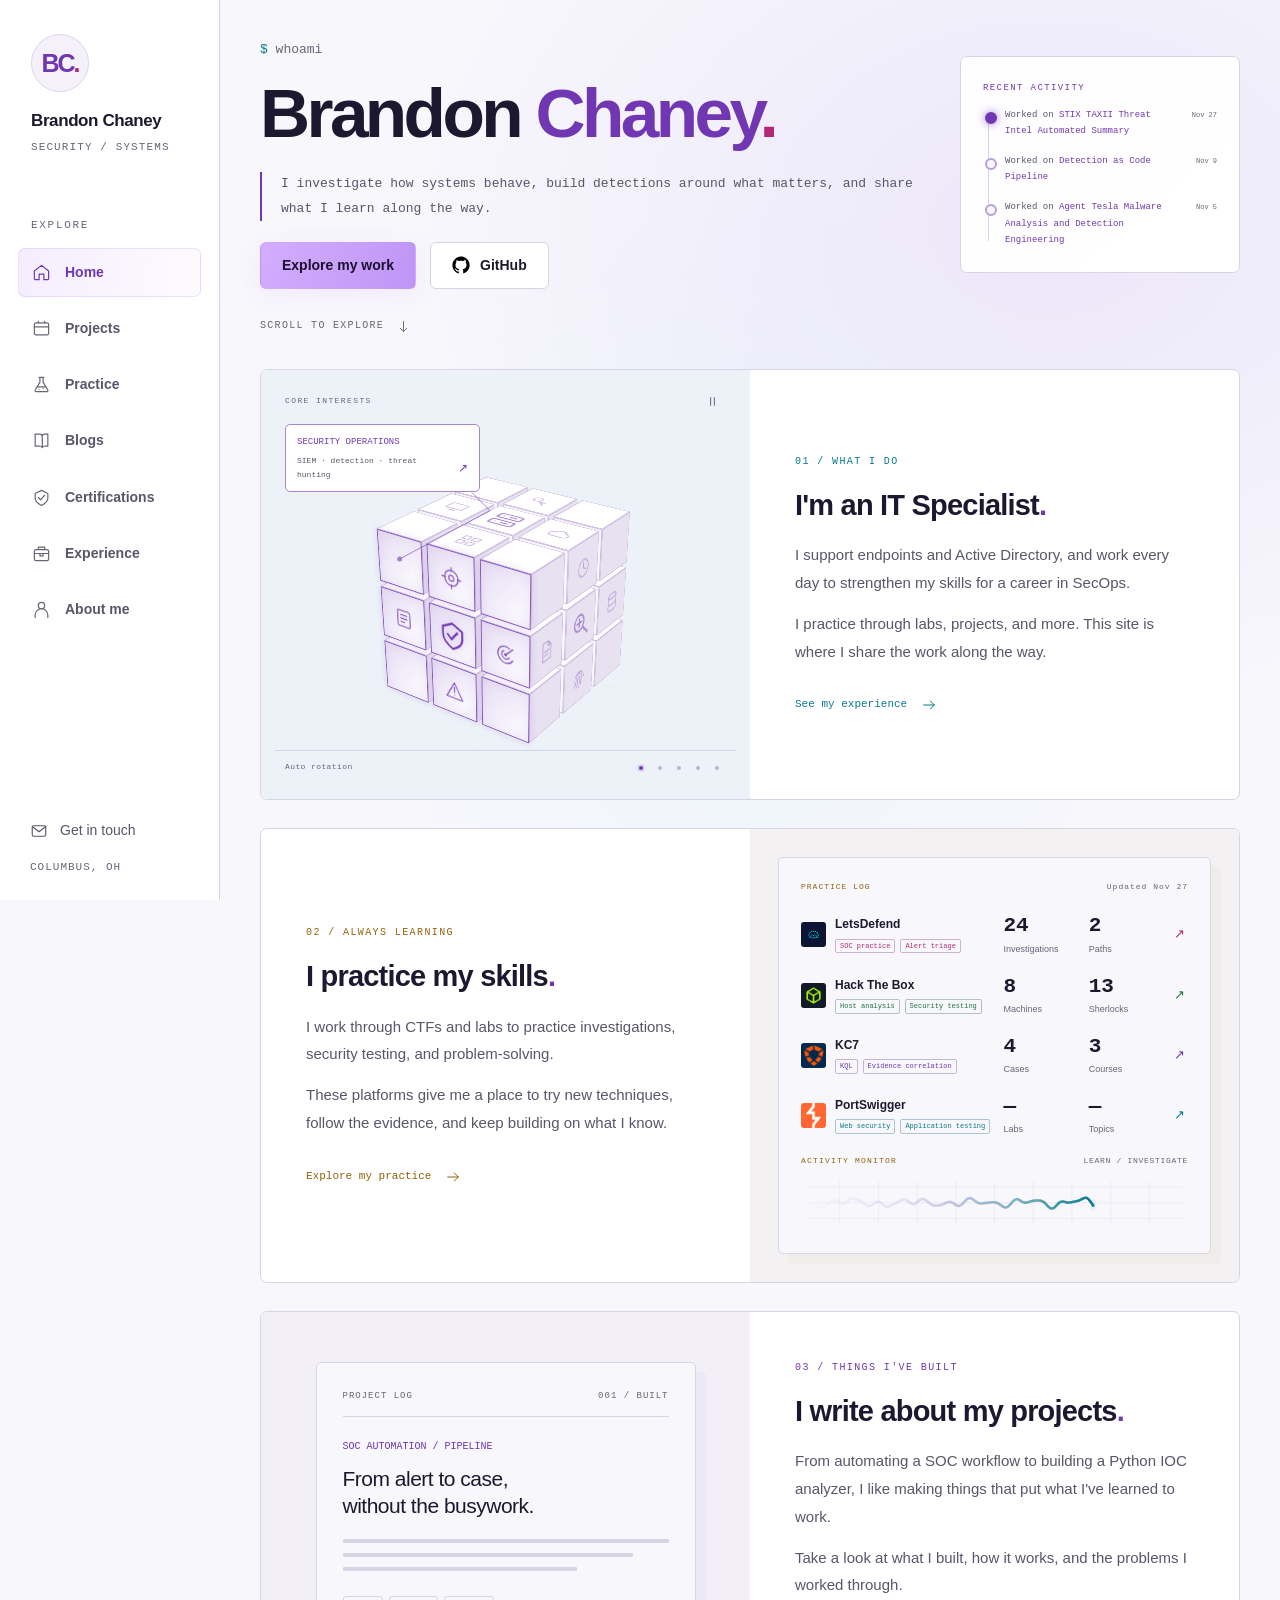
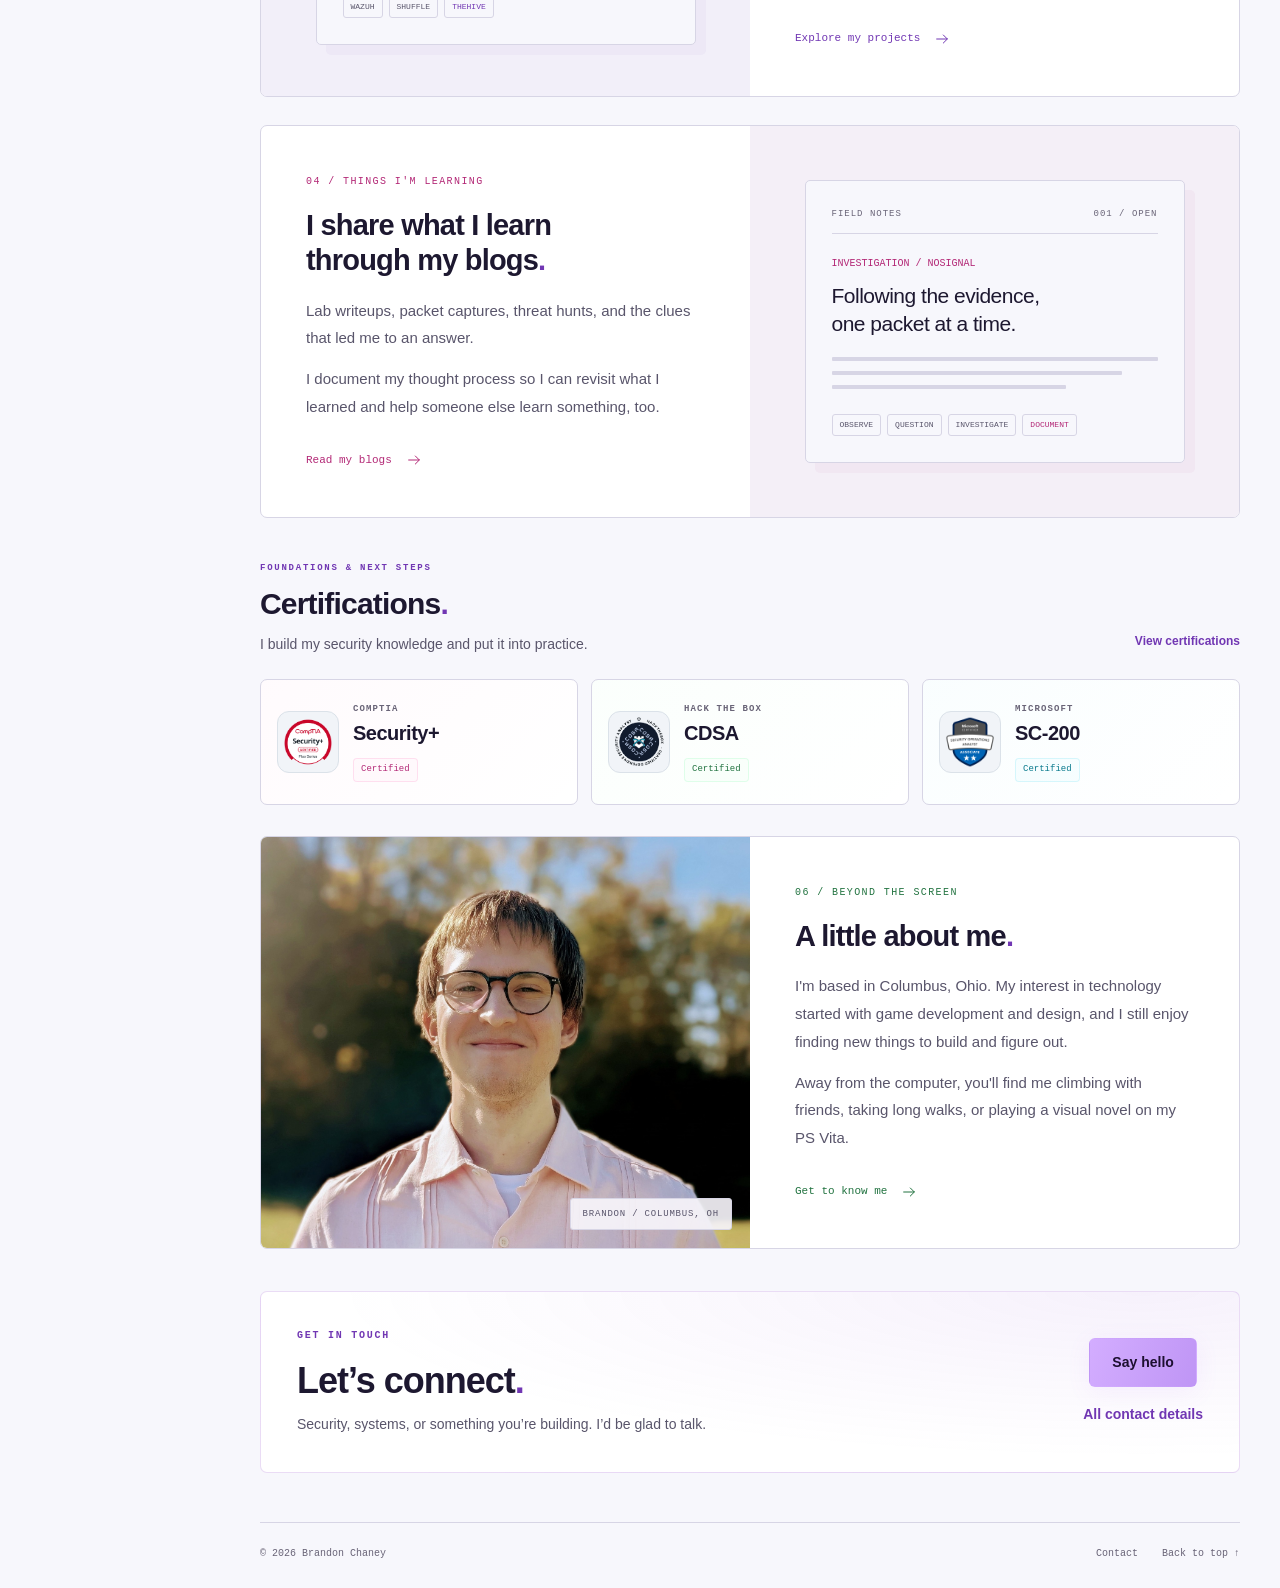
<file: index.html>
<!doctype html>
<html lang="en" data-theme="light">
<head>
  <meta charset="utf-8">
  <meta name="viewport" content="width=device-width, initial-scale=1">
  <meta name="theme-color" content="#f7f7fc">
  <meta name="description" content="Hi, I'm Brandon Chaney. IT Specialist, curious builder, and aspiring InfoSec professional. Explore my projects, investigations, and things I'm learning.">
  <title>Brandon Chaney - Personal Portfolio Website</title>
  <link rel="icon" type="image/svg+xml" href="assets/favicon.svg?v=20261023">
  <link rel="stylesheet" href="style.css?v=20261024">
  <link rel="stylesheet" href="home.css?v=20261024">
  <script src="content.js" defer></script>
  <script src="stats.js?v=20261016" defer></script>
  <script src="activity.js?v=20261016" defer></script>
  <script src="home-core.js?v=20261105" defer></script><script src="home-interactions.js" defer></script>
</head>
<body id="top" class="welcome-page"><script src="pointer.js?v=20261019"></script>
  <a class="skip-link" href="#main">Skip to content</a>
  <aside class="site-rail" aria-label="Site navigation">
  <a class="rail-brand" href="index.html"><span class="brand-mark">BC<span>.</span></span><span class="brand-name">Brandon Chaney<small>SECURITY / SYSTEMS</small></span></a>
  <p class="rail-label">EXPLORE</p><nav class="nav-links" aria-label="Main navigation"><a href="index.html" class="active" aria-current="page"><svg viewBox="0 0 24 24" fill="none" stroke="currentColor" stroke-width="1.5" stroke-linecap="round" stroke-linejoin="round" aria-hidden="true"><path d="m3 10 9-7 9 7v10a1 1 0 0 1-1 1h-5v-7H9v7H4a1 1 0 0 1-1-1z"/></svg><span>Home</span></a><a href="projects.html"><svg viewBox="0 0 24 24" fill="none" stroke="currentColor" stroke-width="1.5" stroke-linecap="round" stroke-linejoin="round" aria-hidden="true"><rect x="3" y="5" width="18" height="15" rx="2"/><path d="M3 10h18M8 5V3m8 2V3"/></svg><span>Projects</span></a><a href="practice.html"><svg viewBox="0 0 24 24" fill="none" stroke="currentColor" stroke-width="1.5" stroke-linecap="round" stroke-linejoin="round" aria-hidden="true"><path d="M9 3h6m-5 0v6L4 19a1.3 1.3 0 0 0 1 2h14a1.3 1.3 0 0 0 1-2L14 9V3M7 15h10"/><path d="M9 18h.01M14 17h.01"/></svg><span>Practice</span></a><a href="blogs.html"><svg viewBox="0 0 24 24" fill="none" stroke="currentColor" stroke-width="1.5" stroke-linecap="round" stroke-linejoin="round" aria-hidden="true"><path d="M4 4h6a3 3 0 0 1 3 3v14a4 4 0 0 0-4-2H4zM13 7a3 3 0 0 1 3-3h4v15h-3a4 4 0 0 0-4 2"/></svg><span>Blogs</span></a><a href="certifications.html"><svg viewBox="0 0 24 24" fill="none" stroke="currentColor" stroke-width="1.5" stroke-linecap="round" stroke-linejoin="round" aria-hidden="true"><path d="m12 3 8 4v6c0 4-4 7-8 9-4-2-8-5-8-9V7z"/><path d="m8 12 3 3 5-6"/></svg><span>Certifications</span></a><a href="experience.html"><svg viewBox="0 0 24 24" fill="none" stroke="currentColor" stroke-width="1.5" stroke-linecap="round" stroke-linejoin="round" aria-hidden="true"><rect x="3" y="7" width="18" height="14" rx="2"/><path d="M8 7V4h8v3M3 12h18m-11 0v3h4v-3"/></svg><span>Experience</span></a><a href="about.html"><svg viewBox="0 0 24 24" fill="none" stroke="currentColor" stroke-width="1.5" stroke-linecap="round" stroke-linejoin="round" aria-hidden="true"><circle cx="12" cy="7" r="4"/><path d="M4 22v-3a8 8 0 0 1 16 0v3"/></svg><span>About me</span></a></nav>
  <div class="rail-bottom"><a class="rail-contact" href="contact.html"><svg viewBox="0 0 24 24" fill="none" stroke="currentColor" stroke-width="1.5" stroke-linecap="round" stroke-linejoin="round" aria-hidden="true"><rect x="3" y="5" width="18" height="14" rx="2"/><path d="m3 6 9 7 9-7"/></svg>Get in touch</a><span class="rail-note">COLUMBUS, OH</span></div>
 </aside>
<header class="mobile-bar"><a href="index.html" class="mobile-brand">BC<span>.</span></a><span class="mobile-title">Brandon Chaney</span><button class="menu-toggle" aria-expanded="false" aria-controls="mobile-nav" aria-label="Open navigation"><span></span><span></span></button><nav id="mobile-nav" class="mobile-nav" aria-label="Mobile navigation" hidden><a href="index.html" class="active" aria-current="page"><svg viewBox="0 0 24 24" fill="none" stroke="currentColor" stroke-width="1.5" stroke-linecap="round" stroke-linejoin="round" aria-hidden="true"><path d="m3 10 9-7 9 7v10a1 1 0 0 1-1 1h-5v-7H9v7H4a1 1 0 0 1-1-1z"/></svg><span>Home</span></a><a href="projects.html"><svg viewBox="0 0 24 24" fill="none" stroke="currentColor" stroke-width="1.5" stroke-linecap="round" stroke-linejoin="round" aria-hidden="true"><rect x="3" y="5" width="18" height="15" rx="2"/><path d="M3 10h18M8 5V3m8 2V3"/></svg><span>Projects</span></a><a href="practice.html"><svg viewBox="0 0 24 24" fill="none" stroke="currentColor" stroke-width="1.5" stroke-linecap="round" stroke-linejoin="round" aria-hidden="true"><path d="M9 3h6m-5 0v6L4 19a1.3 1.3 0 0 0 1 2h14a1.3 1.3 0 0 0 1-2L14 9V3M7 15h10"/><path d="M9 18h.01M14 17h.01"/></svg><span>Practice</span></a><a href="blogs.html"><svg viewBox="0 0 24 24" fill="none" stroke="currentColor" stroke-width="1.5" stroke-linecap="round" stroke-linejoin="round" aria-hidden="true"><path d="M4 4h6a3 3 0 0 1 3 3v14a4 4 0 0 0-4-2H4zM13 7a3 3 0 0 1 3-3h4v15h-3a4 4 0 0 0-4 2"/></svg><span>Blogs</span></a><a href="certifications.html"><svg viewBox="0 0 24 24" fill="none" stroke="currentColor" stroke-width="1.5" stroke-linecap="round" stroke-linejoin="round" aria-hidden="true"><path d="m12 3 8 4v6c0 4-4 7-8 9-4-2-8-5-8-9V7z"/><path d="m8 12 3 3 5-6"/></svg><span>Certifications</span></a><a href="experience.html"><svg viewBox="0 0 24 24" fill="none" stroke="currentColor" stroke-width="1.5" stroke-linecap="round" stroke-linejoin="round" aria-hidden="true"><rect x="3" y="7" width="18" height="14" rx="2"/><path d="M8 7V4h8v3M3 12h18m-11 0v3h4v-3"/></svg><span>Experience</span></a><a href="about.html"><svg viewBox="0 0 24 24" fill="none" stroke="currentColor" stroke-width="1.5" stroke-linecap="round" stroke-linejoin="round" aria-hidden="true"><circle cx="12" cy="7" r="4"/><path d="M4 22v-3a8 8 0 0 1 16 0v3"/></svg><span>About me</span></a><a href="contact.html"><svg viewBox="0 0 24 24" fill="none" stroke="currentColor" stroke-width="1.5" stroke-linecap="round" stroke-linejoin="round" aria-hidden="true"><rect x="3" y="5" width="18" height="14" rx="2"/><path d="m3 6 9 7 9-7"/></svg><span>Contact</span></a></nav></header>
  <main id="main" tabindex="-1">
    <section class="home-hero" aria-labelledby="hero-title"><div class="home-hero-layout"><div class="home-hero-copy"><p class="terminal-text" aria-label="$ whoami"><span aria-hidden="true">$</span> whoami</p><h1 id="hero-title" aria-label="Brandon Chaney"><span class="name-replay-target" aria-hidden="true">Brandon</span> <span class="surname name-replay-target" aria-hidden="true">Chaney<span class="name-dot">.</span></span></h1><p class="hero-description description-pipe">I investigate how systems behave, build detections around what matters, and share what I learn along the way.</p><div class="hero-actions"><a class="button button-primary" href="projects.html">Explore my work</a><a class="button button-outline github-button" href="https://github.com/bran-dot-flake" target="_blank" rel="noopener noreferrer"><img class="github-logo" src="assets/github.svg" width="18" height="18" alt="" aria-hidden="true">GitHub</a></div></div><aside class="home-hero-side" aria-label="Recent activity"><div class="hero-activity" aria-labelledby="hero-activity-title"><h2 id="hero-activity-title">RECENT ACTIVITY</h2><ul class="recent-actions" data-recent-actions><li class="recent-action"><a href="https://github.com/bran-dot-flake/STIX-TAXII-Threat-Intel-Automated-Summary" target="_blank" rel="noopener noreferrer" title="Worked on STIX TAXII Threat Intel Automated Summary · An autonomous threat intelligence pipeline that uses STIX/TAXII servers with MISP, OpenCTI, and a local LLM to generate weekly reports.">Worked on STIX TAXII Threat Intel Automated Summary</a><time datetime="2026-11-27T08:09:57+00:00" title="Nov 27, 2026 03:09 AM ET">Nov 27</time></li><li class="recent-action"><a href="https://github.com/bran-dot-flake/Detection-as-Code-Pipeline" target="_blank" rel="noopener noreferrer" title="Worked on Detection as Code Pipeline · A CI/CD pipeline that tests detection rules and auto-deploys if the rule passes. Utilizes Splunk REST API.">Worked on Detection as Code Pipeline</a><time datetime="2026-11-09T19:03:00+00:00" title="Nov 09, 2026 02:03 PM ET">Nov 9</time></li><li class="recent-action"><a href="https://github.com/bran-dot-flake/Agent-Tesla-Malware-Analysis-and-Detection-Engineering" target="_blank" rel="noopener noreferrer" title="Worked on Agent Tesla Malware Analysis and Detection Engineering · Analyzed Agent Tesla malware and developed YARA and Sigma rules to detect its behavior.">Worked on Agent Tesla Malware Analysis and Detection Engineering</a><time datetime="2026-11-05T20:07:05+00:00" title="Nov 05, 2026 03:07 PM ET">Nov 5</time></li></ul></div></aside></div><a class="explore-link" href="#explore">SCROLL TO EXPLORE<svg viewBox="0 0 24 24" fill="none" stroke="currentColor" stroke-width="1.5" stroke-linecap="round" stroke-linejoin="round" aria-hidden="true"><path d="M12 4v16m-5-5 5 5 5-5"/></svg></a></section>

    <div class="home-content" id="explore">
      <article data-card-href="experience.html" class="intro-card experience-intro" aria-labelledby="experience-title">
        <div class="card-art"><figure class="skills-visual" data-skills-cube data-active-area="0" aria-labelledby="skills-visual-title">
 <div class="skills-visual-header"><span id="skills-visual-title">CORE INTERESTS</span><button class="skills-pause" type="button" data-skills-pause aria-label="Pause cube rotation" aria-pressed="false" title="Pause cube rotation" hidden><svg viewBox="0 0 24 24" fill="none" stroke="currentColor" stroke-width="1.6" stroke-linecap="round" aria-hidden="true"><path d="M9 6v12m6-12v12"/></svg></button></div>
 <div class="skills-stage">
 <div class="skills-scene" aria-hidden="true"><div class="skills-floor"></div><div class="skills-orbit"><span class="skill-cubie" style="--x:-1;--y:-1;--z:-1"><span class="cubie-face cubie-front"></span><span class="cubie-face cubie-right"></span><span class="cubie-face cubie-back cubie-exterior" data-skill-face="2"></span><span class="cubie-face cubie-left cubie-exterior" data-skill-face="3" data-face-anchor></span><span class="cubie-face cubie-top cubie-exterior" data-skill-face="4" data-face-anchor></span><span class="cubie-face cubie-bottom"></span></span><span class="skill-cubie" style="--x:-1;--y:-1;--z:0"><span class="cubie-face cubie-front"></span><span class="cubie-face cubie-right"></span><span class="cubie-face cubie-back"></span><span class="cubie-face cubie-left cubie-exterior cubie-support" data-skill-face="3" data-skill-label="Scripting" data-skill-example="CLI tools · task automation"><svg viewBox="0 0 24 24" fill="none" stroke="currentColor" stroke-width="1.4" stroke-linecap="round" stroke-linejoin="round"><rect x="2" y="4" width="20" height="16" rx="2"/><path d="m6 9 3 3-3 3m6 0h5"/></svg></span><span class="cubie-face cubie-top cubie-exterior cubie-support" data-skill-face="4" data-skill-label="Endpoints" data-skill-example="Windows · Microsoft 365"><svg viewBox="0 0 24 24" fill="none" stroke="currentColor" stroke-width="1.4" stroke-linecap="round" stroke-linejoin="round"><rect x="2" y="3" width="20" height="14" rx="2"/><path d="M12 17v4m-5 0h10"/></svg></span><span class="cubie-face cubie-bottom"></span></span><span class="skill-cubie" style="--x:-1;--y:-1;--z:1"><span class="cubie-face cubie-front cubie-exterior" data-skill-face="0" data-face-anchor></span><span class="cubie-face cubie-right"></span><span class="cubie-face cubie-back"></span><span class="cubie-face cubie-left cubie-exterior" data-skill-face="3"></span><span class="cubie-face cubie-top cubie-exterior" data-skill-face="4"></span><span class="cubie-face cubie-bottom"></span></span><span class="skill-cubie" style="--x:-1;--y:0;--z:-1"><span class="cubie-face cubie-front"></span><span class="cubie-face cubie-right"></span><span class="cubie-face cubie-back cubie-exterior cubie-support" data-skill-face="2" data-skill-label="Routing" data-skill-example="VPN · network flows"><svg viewBox="0 0 24 24" fill="none" stroke="currentColor" stroke-width="1.4" stroke-linecap="round" stroke-linejoin="round"><circle cx="5" cy="5" r="2"/><circle cx="19" cy="19" r="2"/><path d="M7 5h10a4 4 0 0 1 0 8H7a3 3 0 0 0 0 6h10"/></svg></span><span class="cubie-face cubie-left cubie-exterior cubie-support" data-skill-face="3" data-skill-label="Python" data-skill-example="IOC enrichment · MalTriage"><svg viewBox="0 0 24 24" fill="none" stroke="currentColor" stroke-width="1.4" stroke-linecap="round" stroke-linejoin="round"><text x="12" y="16" text-anchor="middle" stroke="none" fill="currentColor" font-family="monospace" font-size="13" font-weight="600">Py</text></svg></span><span class="cubie-face cubie-top"></span><span class="cubie-face cubie-bottom"></span></span><span class="skill-cubie" style="--x:-1;--y:0;--z:0"><span class="cubie-face cubie-front"></span><span class="cubie-face cubie-right"></span><span class="cubie-face cubie-back"></span><span class="cubie-face cubie-left cubie-exterior cubie-focus" data-skill-face="3" data-skill-label="Development" data-skill-example="Python · SQL · automation"><svg viewBox="0 0 24 24" fill="none" stroke="currentColor" stroke-width="1.4" stroke-linecap="round" stroke-linejoin="round"><path d="m8 6-6 6 6 6m8-12 6 6-6 6m-3-14-2 16"/></svg></span><span class="cubie-face cubie-top"></span><span class="cubie-face cubie-bottom"></span></span><span class="skill-cubie" style="--x:-1;--y:0;--z:1"><span class="cubie-face cubie-front cubie-exterior cubie-support" data-skill-face="0" data-skill-label="SIEM · log analysis" data-skill-example="Wazuh · Sysmon"><svg viewBox="0 0 24 24" fill="none" stroke="currentColor" stroke-width="1.4" stroke-linecap="round" stroke-linejoin="round"><rect x="4" y="3" width="16" height="18" rx="2"/><path d="M8 8h8M8 12h8M8 16h5"/></svg></span><span class="cubie-face cubie-right"></span><span class="cubie-face cubie-back"></span><span class="cubie-face cubie-left cubie-exterior cubie-support" data-skill-face="3" data-skill-label="Automation" data-skill-example="Shuffle workflows · Python"><svg viewBox="0 0 24 24" fill="none" stroke="currentColor" stroke-width="1.4" stroke-linecap="round" stroke-linejoin="round"><rect x="2" y="2" width="6" height="6" rx="1"/><rect x="16" y="16" width="6" height="6" rx="1"/><path d="M8 5h8a3 3 0 0 1 3 3v8m-7-6 3 3-3 3M5 8v11h6"/></svg></span><span class="cubie-face cubie-top"></span><span class="cubie-face cubie-bottom"></span></span><span class="skill-cubie" style="--x:-1;--y:1;--z:-1"><span class="cubie-face cubie-front"></span><span class="cubie-face cubie-right"></span><span class="cubie-face cubie-back cubie-exterior" data-skill-face="2"></span><span class="cubie-face cubie-left cubie-exterior" data-skill-face="3"></span><span class="cubie-face cubie-top"></span><span class="cubie-face cubie-bottom"></span></span><span class="skill-cubie" style="--x:-1;--y:1;--z:0"><span class="cubie-face cubie-front"></span><span class="cubie-face cubie-right"></span><span class="cubie-face cubie-back"></span><span class="cubie-face cubie-left cubie-exterior cubie-support" data-skill-face="3" data-skill-label="Tooling" data-skill-example="IOC Analyzer · MalTriage"><svg viewBox="0 0 24 24" fill="none" stroke="currentColor" stroke-width="1.4" stroke-linecap="round" stroke-linejoin="round"><path d="m14 6 4 4M5 19l-2-2 9-9a6 6 0 0 1 7-6l-4 4 3 3 4-4a6 6 0 0 1-6 7z"/></svg></span><span class="cubie-face cubie-top"></span><span class="cubie-face cubie-bottom"></span></span><span class="skill-cubie" style="--x:-1;--y:1;--z:1"><span class="cubie-face cubie-front cubie-exterior" data-skill-face="0"></span><span class="cubie-face cubie-right"></span><span class="cubie-face cubie-back"></span><span class="cubie-face cubie-left cubie-exterior" data-skill-face="3"></span><span class="cubie-face cubie-top"></span><span class="cubie-face cubie-bottom"></span></span><span class="skill-cubie" style="--x:0;--y:-1;--z:-1"><span class="cubie-face cubie-front"></span><span class="cubie-face cubie-right"></span><span class="cubie-face cubie-back cubie-exterior cubie-support" data-skill-face="2" data-skill-label="Network infrastructure" data-skill-example="UniFi · VPN · DNS"><svg viewBox="0 0 24 24" fill="none" stroke="currentColor" stroke-width="1.4" stroke-linecap="round" stroke-linejoin="round"><path d="m12 3 10 5-10 5L2 8zM2 12l10 5 10-5M2 16l10 5 10-5"/></svg></span><span class="cubie-face cubie-left"></span><span class="cubie-face cubie-top cubie-exterior cubie-support" data-skill-face="4" data-skill-label="Identity" data-skill-example="Active Directory · user access"><svg viewBox="0 0 24 24" fill="none" stroke="currentColor" stroke-width="1.4" stroke-linecap="round" stroke-linejoin="round"><circle cx="7" cy="8" r="5"/><path d="m11 12 9 9m-4-4 3-3m-6 0 3-3"/></svg></span><span class="cubie-face cubie-bottom"></span></span><span class="skill-cubie" style="--x:0;--y:-1;--z:0"><span class="cubie-face cubie-front"></span><span class="cubie-face cubie-right"></span><span class="cubie-face cubie-back"></span><span class="cubie-face cubie-left"></span><span class="cubie-face cubie-top cubie-exterior cubie-focus" data-skill-face="4" data-skill-label="Systems administration" data-skill-example="AD · M365 · endpoints"><svg viewBox="0 0 24 24" fill="none" stroke="currentColor" stroke-width="1.4" stroke-linecap="round" stroke-linejoin="round"><rect x="3" y="3" width="18" height="7" rx="2"/><rect x="3" y="14" width="18" height="7" rx="2"/><path d="M7 6.5h.01M7 17.5h.01M12 6.5h5m-5 11h5"/></svg></span><span class="cubie-face cubie-bottom"></span></span><span class="skill-cubie" style="--x:0;--y:-1;--z:1"><span class="cubie-face cubie-front cubie-exterior cubie-support" data-skill-face="0" data-skill-label="Detection engineering" data-skill-example="Sysmon rules · MITRE ATT&amp;CK"><svg viewBox="0 0 24 24" fill="none" stroke="currentColor" stroke-width="1.4" stroke-linecap="round" stroke-linejoin="round"><circle cx="12" cy="12" r="8"/><circle cx="12" cy="12" r="3"/><path d="M12 1v4m0 14v4M1 12h4m14 0h4"/></svg></span><span class="cubie-face cubie-right"></span><span class="cubie-face cubie-back"></span><span class="cubie-face cubie-left"></span><span class="cubie-face cubie-top cubie-exterior cubie-support" data-skill-face="4" data-skill-label="Operating systems" data-skill-example="Windows · Debian"><svg viewBox="0 0 24 24" fill="none" stroke="currentColor" stroke-width="1.4" stroke-linecap="round" stroke-linejoin="round"><path d="M3 3h7v7H3zM14 3h7v7h-7zM3 14h7v7H3zM14 14h7v7h-7z"/></svg></span><span class="cubie-face cubie-bottom"></span></span><span class="skill-cubie" style="--x:0;--y:0;--z:-1"><span class="cubie-face cubie-front"></span><span class="cubie-face cubie-right"></span><span class="cubie-face cubie-back cubie-exterior cubie-focus" data-skill-face="2" data-skill-label="Networking" data-skill-example="Wireshark · UniFi · SonicWall"><svg viewBox="0 0 24 24" fill="none" stroke="currentColor" stroke-width="1.4" stroke-linecap="round" stroke-linejoin="round"><rect x="9" y="3" width="6" height="5" rx="1"/><rect x="2" y="16" width="6" height="5" rx="1"/><rect x="16" y="16" width="6" height="5" rx="1"/><path d="M12 8v4M5 16v-4h14v4"/></svg></span><span class="cubie-face cubie-left"></span><span class="cubie-face cubie-top"></span><span class="cubie-face cubie-bottom"></span></span><span class="skill-cubie" style="--x:0;--y:0;--z:1"><span class="cubie-face cubie-front cubie-exterior cubie-focus" data-skill-face="0" data-skill-label="Security operations" data-skill-example="Wazuh · Shuffle · TheHive"><svg viewBox="0 0 24 24" fill="none" stroke="currentColor" stroke-width="1.4" stroke-linecap="round" stroke-linejoin="round"><path d="m12 3 8 4v6c0 4-4 7-8 9-4-2-8-5-8-9V7z"/><path d="m8 12 3 3 5-6"/></svg></span><span class="cubie-face cubie-right"></span><span class="cubie-face cubie-back"></span><span class="cubie-face cubie-left"></span><span class="cubie-face cubie-top"></span><span class="cubie-face cubie-bottom"></span></span><span class="skill-cubie" style="--x:0;--y:1;--z:-1"><span class="cubie-face cubie-front"></span><span class="cubie-face cubie-right"></span><span class="cubie-face cubie-back cubie-exterior cubie-support" data-skill-face="2" data-skill-label="Firewalls" data-skill-example="SonicWall · traffic analysis"><svg viewBox="0 0 24 24" fill="none" stroke="currentColor" stroke-width="1.4" stroke-linecap="round" stroke-linejoin="round"><rect x="2" y="5" width="20" height="14" rx="1"/><path d="M2 10h20M2 14h20M7 5v5m10-5v5m-5 0v4M7 14v5m10-5v5"/></svg></span><span class="cubie-face cubie-left"></span><span class="cubie-face cubie-top"></span><span class="cubie-face cubie-bottom"></span></span><span class="skill-cubie" style="--x:0;--y:1;--z:0"><span class="cubie-face cubie-front"></span><span class="cubie-face cubie-right"></span><span class="cubie-face cubie-back"></span><span class="cubie-face cubie-left"></span><span class="cubie-face cubie-top"></span><span class="cubie-face cubie-bottom"></span></span><span class="skill-cubie" style="--x:0;--y:1;--z:1"><span class="cubie-face cubie-front cubie-exterior cubie-support" data-skill-face="0" data-skill-label="Incident response" data-skill-example="TheHive · Shuffle"><svg viewBox="0 0 24 24" fill="none" stroke="currentColor" stroke-width="1.4" stroke-linecap="round" stroke-linejoin="round"><path d="m12 3 10 18H2zM12 8v6m0 3h.01"/></svg></span><span class="cubie-face cubie-right"></span><span class="cubie-face cubie-back"></span><span class="cubie-face cubie-left"></span><span class="cubie-face cubie-top"></span><span class="cubie-face cubie-bottom"></span></span><span class="skill-cubie" style="--x:1;--y:-1;--z:-1"><span class="cubie-face cubie-front"></span><span class="cubie-face cubie-right cubie-exterior" data-skill-face="1"></span><span class="cubie-face cubie-back cubie-exterior" data-skill-face="2" data-face-anchor></span><span class="cubie-face cubie-left"></span><span class="cubie-face cubie-top cubie-exterior" data-skill-face="4"></span><span class="cubie-face cubie-bottom"></span></span><span class="skill-cubie" style="--x:1;--y:-1;--z:0"><span class="cubie-face cubie-front"></span><span class="cubie-face cubie-right cubie-exterior cubie-support" data-skill-face="1" data-skill-label="Investigation timelines" data-skill-example="Process · browser · remote-access events"><svg viewBox="0 0 24 24" fill="none" stroke="currentColor" stroke-width="1.4" stroke-linecap="round" stroke-linejoin="round"><circle cx="12" cy="12" r="9"/><path d="M12 6v6l4 2"/></svg></span><span class="cubie-face cubie-back"></span><span class="cubie-face cubie-left"></span><span class="cubie-face cubie-top cubie-exterior cubie-support" data-skill-face="4" data-skill-label="Cloud" data-skill-example="Azure · Microsoft 365"><svg viewBox="0 0 24 24" fill="none" stroke="currentColor" stroke-width="1.4" stroke-linecap="round" stroke-linejoin="round"><path d="M6 18a5 5 0 1 1 .5-10A6 6 0 0 1 18 9a4.5 4.5 0 0 1 0 9z"/></svg></span><span class="cubie-face cubie-bottom"></span></span><span class="skill-cubie" style="--x:1;--y:-1;--z:1"><span class="cubie-face cubie-front cubie-exterior" data-skill-face="0"></span><span class="cubie-face cubie-right cubie-exterior" data-skill-face="1" data-face-anchor></span><span class="cubie-face cubie-back"></span><span class="cubie-face cubie-left"></span><span class="cubie-face cubie-top cubie-exterior" data-skill-face="4"></span><span class="cubie-face cubie-bottom"></span></span><span class="skill-cubie" style="--x:1;--y:0;--z:-1"><span class="cubie-face cubie-front"></span><span class="cubie-face cubie-right cubie-exterior cubie-support" data-skill-face="1" data-skill-label="Evidence collection" data-skill-example="Velociraptor · KAPE"><svg viewBox="0 0 24 24" fill="none" stroke="currentColor" stroke-width="1.4" stroke-linecap="round" stroke-linejoin="round"><ellipse cx="12" cy="5" rx="8" ry="3"/><path d="M4 5v14c0 4 16 4 16 0V5M4 12c0 4 16 4 16 0"/></svg></span><span class="cubie-face cubie-back cubie-exterior cubie-support" data-skill-face="2" data-skill-label="Traffic analysis" data-skill-example="Wireshark · TShark · tcpdump"><svg viewBox="0 0 24 24" fill="none" stroke="currentColor" stroke-width="1.4" stroke-linecap="round" stroke-linejoin="round"><path d="M2 12h4l3-8 6 16 3-8h4"/></svg></span><span class="cubie-face cubie-left"></span><span class="cubie-face cubie-top"></span><span class="cubie-face cubie-bottom"></span></span><span class="skill-cubie" style="--x:1;--y:0;--z:0"><span class="cubie-face cubie-front"></span><span class="cubie-face cubie-right cubie-exterior cubie-focus" data-skill-face="1" data-skill-label="Digital forensics" data-skill-example="Chrome history · AnyDesk artifacts"><svg viewBox="0 0 24 24" fill="none" stroke="currentColor" stroke-width="1.4" stroke-linecap="round" stroke-linejoin="round"><circle cx="10" cy="10" r="6"/><path d="m15 15 6 6M7 10h6m-3-3v6"/></svg></span><span class="cubie-face cubie-back"></span><span class="cubie-face cubie-left"></span><span class="cubie-face cubie-top"></span><span class="cubie-face cubie-bottom"></span></span><span class="skill-cubie" style="--x:1;--y:0;--z:1"><span class="cubie-face cubie-front cubie-exterior cubie-support" data-skill-face="0" data-skill-label="Threat hunting" data-skill-example="Splunk · KQL"><svg viewBox="0 0 24 24" fill="none" stroke="currentColor" stroke-width="1.4" stroke-linecap="round" stroke-linejoin="round"><path d="M20 16a9 9 0 1 1-4-12M12 12l8-8"/><path d="M16 14a4.5 4.5 0 1 1-6-6"/><circle cx="12" cy="12" r="1"/></svg></span><span class="cubie-face cubie-right cubie-exterior cubie-support" data-skill-face="1" data-skill-label="Artifact analysis" data-skill-example="KAPE · Chrome history"><svg viewBox="0 0 24 24" fill="none" stroke="currentColor" stroke-width="1.4" stroke-linecap="round" stroke-linejoin="round"><path d="M14 2H5v20h14V7zM14 2v5h5M8 12h8m-8 4h6"/></svg></span><span class="cubie-face cubie-back"></span><span class="cubie-face cubie-left"></span><span class="cubie-face cubie-top"></span><span class="cubie-face cubie-bottom"></span></span><span class="skill-cubie" style="--x:1;--y:1;--z:-1"><span class="cubie-face cubie-front"></span><span class="cubie-face cubie-right cubie-exterior" data-skill-face="1"></span><span class="cubie-face cubie-back cubie-exterior" data-skill-face="2"></span><span class="cubie-face cubie-left"></span><span class="cubie-face cubie-top"></span><span class="cubie-face cubie-bottom"></span></span><span class="skill-cubie" style="--x:1;--y:1;--z:0"><span class="cubie-face cubie-front"></span><span class="cubie-face cubie-right cubie-exterior cubie-support" data-skill-face="1" data-skill-label="Digital investigations" data-skill-example="HTB Sherlocks · disk images"><svg viewBox="0 0 24 24" fill="none" stroke="currentColor" stroke-width="1.4" stroke-linecap="round" stroke-linejoin="round"><path d="M5 8a8 8 0 0 1 14 0M3 13v-2m18 2v-2M8 21c2-3 2-6 2-9a2 2 0 0 1 4 0c0 4 0 7-2 10M6 17c1-2 1-4 1-6a5 5 0 0 1 10 0c0 3 0 6-1 9M4 20c1-2 1-3 1-5"/></svg></span><span class="cubie-face cubie-back"></span><span class="cubie-face cubie-left"></span><span class="cubie-face cubie-top"></span><span class="cubie-face cubie-bottom"></span></span><span class="skill-cubie" style="--x:1;--y:1;--z:1"><span class="cubie-face cubie-front cubie-exterior" data-skill-face="0"></span><span class="cubie-face cubie-right cubie-exterior" data-skill-face="1"></span><span class="cubie-face cubie-back"></span><span class="cubie-face cubie-left"></span><span class="cubie-face cubie-top"></span><span class="cubie-face cubie-bottom"></span></span></div></div>
 <svg class="skills-leader" viewBox="0 0 500 380" preserveAspectRatio="none" fill="none" aria-hidden="true"><path d="M170 67H193L226 127"/><circle cx="226" cy="127" r="2.5"/></svg>
 <a class="skills-callout" data-skill-link href="projects.html"><span class="skills-callout-title" data-skill-title>Security operations</span><span class="skills-callout-detail" data-skill-detail>SIEM · detection · threat hunting</span><span class="skills-link-arrow" aria-hidden="true">↗</span></a>
 </div><figcaption class="skills-caption"><span class="skills-rotation-status" data-skills-status>Five core interests</span><div class="skills-selectors" aria-label="Choose an area" hidden><button class="skills-dot" type="button" data-skill-select="0" aria-label="Show security operations" aria-pressed="true" title="Security operations"></button><button class="skills-dot" type="button" data-skill-select="1" aria-label="Show digital forensics" aria-pressed="false" title="Digital forensics"></button><button class="skills-dot" type="button" data-skill-select="2" aria-label="Show networking" aria-pressed="false" title="Networking"></button><button class="skills-dot" type="button" data-skill-select="3" aria-label="Show development" aria-pressed="false" title="Development"></button><button class="skills-dot" type="button" data-skill-select="4" aria-label="Show systems administration" aria-pressed="false" title="Systems administration"></button></div></figcaption>
 <div class="skills-tooltip" data-skill-tooltip hidden aria-hidden="true"><strong></strong><span></span></div>
</figure></div>
        <div class="card-copy">
          <p class="card-index">01 / WHAT I DO</p>
          <h2 id="experience-title">I'm an IT Specialist<span class="accent">.</span></h2>
          <p class="card-description">I support endpoints and Active Directory, and work every day to strengthen my skills for a career in SecOps.</p>
          <p class="card-description">I practice through labs, projects, and more. This site is where I share the work along the way.</p>
          <a class="card-link" href="experience.html">See my experience<svg viewBox="0 0 24 24" fill="none" stroke="currentColor" stroke-width="1.5" stroke-linecap="round" stroke-linejoin="round" aria-hidden="true"><path d="M4 12h16m-6-6 6 6-6 6"/></svg></a>
        </div>
      </article>

      <section id="practice" class="intro-card practice-intro" data-card-href="practice.html" aria-labelledby="practice-title"><div class="card-copy"><p class="card-index">02 / ALWAYS LEARNING</p><h2 id="practice-title">I practice my skills<span class="accent">.</span></h2><p class="card-description">I work through CTFs and labs to practice investigations, security testing, and problem-solving.</p><p class="card-description">These platforms give me a place to try new techniques, follow the evidence, and keep building on what I know.</p><a class="card-link" href="practice.html">Explore my practice<svg viewBox="0 0 24 24" fill="none" stroke="currentColor" stroke-width="1.5" stroke-linecap="round" stroke-linejoin="round" aria-hidden="true"><path d="M4 12h16m-6-6 6 6-6 6"/></svg></a></div><div class="card-art"><div class="practice-dashboard"><div class="practice-dashboard-heading"><span>PRACTICE LOG</span><span data-practice-updated>Updated Oct 10</span></div><div class="practice-entries"><article class="practice-entry tone-pink" data-platform="letsdefend" aria-label="LetsDefend practice stats"><div class="practice-entry-name"><img src="assets/letsdefend.jpg" width="25" height="25" alt=""><div><h3 data-platform-name>LetsDefend</h3><div class="practice-entry-tags"><span>SOC practice</span><span>Alert triage</span></div></div></div><div class="practice-entry-metric"><strong data-metric="0">24</strong><span>Investigations</span></div><div class="practice-entry-metric"><strong data-metric="1">2</strong><span>Paths</span></div><a class="practice-profile" href="https://app.letsdefend.io/user/bchaney" target="_blank" rel="noopener noreferrer" data-profile-link data-compact-link aria-label="View LetsDefend profile">↗</a><span class="sr-only" data-stats-status>Updated Oct 10</span><div class="stat-progress" hidden><progress max="100" value="0"></progress><span data-percent></span></div></article><article class="practice-entry tone-green" data-platform="htb" aria-label="Hack The Box practice stats"><div class="practice-entry-name"><img src="assets/htb.png" width="25" height="25" alt=""><div><h3 data-platform-name>Hack The Box</h3><div class="practice-entry-tags"><span>Host analysis</span><span>Security testing</span></div></div></div><div class="practice-entry-metric"><strong data-metric="0">5</strong><span>Machines</span></div><div class="practice-entry-metric"><strong data-metric="1">9</strong><span>Sherlocks</span></div><a class="practice-profile" href="https://app.hackthebox.com/users/3476736" target="_blank" rel="noopener noreferrer" data-profile-link data-compact-link aria-label="View Hack The Box profile">↗</a><span class="sr-only" data-stats-status>Updated Oct 10</span><div class="stat-progress" hidden><progress max="100" value="0"></progress><span data-percent></span></div></article><article class="practice-entry tone-purple" data-platform="kc7" aria-label="KC7 practice stats"><div class="practice-entry-name"><img src="assets/kc7.png" width="25" height="25" alt=""><div><h3 data-platform-name>KC7</h3><div class="practice-entry-tags"><span>KQL</span><span>Evidence correlation</span></div></div></div><div class="practice-entry-metric"><strong data-metric="0">4</strong><span>Cases</span></div><div class="practice-entry-metric"><strong data-metric="1">3</strong><span>Courses</span></div><a class="practice-profile" href="https://kc7cyber.com/profile/281dc195" target="_blank" rel="noopener noreferrer" data-profile-link data-compact-link aria-label="View KC7 profile">↗</a><span class="sr-only" data-stats-status>Updated Oct 10</span><div class="stat-progress" hidden><progress max="100" value="0"></progress><span data-percent></span></div></article><article class="practice-entry tone-cyan" data-platform="portswigger" aria-label="PortSwigger practice stats"><div class="practice-entry-name"><img src="assets/portswigger.png" width="25" height="25" alt=""><div><h3 data-platform-name>PortSwigger</h3><div class="practice-entry-tags"><span>Web security</span><span>Application testing</span></div></div></div><div class="practice-entry-metric"><strong data-metric="0">—</strong><span>Labs</span></div><div class="practice-entry-metric"><strong data-metric="1">—</strong><span>Topics</span></div><a class="practice-profile" href="https://portswigger.net/web-security" target="_blank" rel="noopener noreferrer" data-profile-link data-compact-link aria-label="Visit PortSwigger Academy">↗</a><span class="sr-only" data-stats-status>Stats coming soon</span><div class="stat-progress" hidden><progress max="100" value="0"></progress><span data-percent></span></div></article></div><figure class="activity-monitor" id="activity-monitor" aria-label="Decorative activity monitor">
 <figcaption class="activity-caption"><span>ACTIVITY MONITOR</span><span>LEARN / INVESTIGATE</span></figcaption>
 <svg class="activity-plot" viewBox="0 0 1200 64" preserveAspectRatio="none" aria-hidden="true">
  <defs>
   <linearGradient class="activity-trail" id="activity-trail-recent" gradientUnits="userSpaceOnUse" x1="0" x2="900"><stop offset="0" style="stop-color:var(--accent)" stop-opacity="0"/><stop offset=".35" style="stop-color:var(--accent)" stop-opacity=".12"/><stop offset=".75" style="stop-color:var(--cyan)" stop-opacity=".55"/><stop offset="1" style="stop-color:var(--cyan)"/></linearGradient>
   <linearGradient class="activity-trail" id="activity-trail-wrapped" gradientUnits="userSpaceOnUse" x1="1200" x2="2100"><stop offset="0" style="stop-color:var(--accent)" stop-opacity="0"/><stop offset=".35" style="stop-color:var(--accent)" stop-opacity=".12"/><stop offset=".75" style="stop-color:var(--cyan)" stop-opacity=".55"/><stop offset="1" style="stop-color:var(--cyan)"/></linearGradient>
  </defs>
  <path class="activity-grid" d="M0 16H1200M0 34H1200M0 52H1200M120 9V58M240 9V58M360 9V58M480 9V58M600 9V58M720 9V58M840 9V58M960 9V58M1080 9V58"/>
  <path class="activity-line" stroke="url(#activity-trail-recent)" d="M0 34Q120 24 240 34T480 34T720 34L900 34"/>
  <path class="activity-line" stroke="url(#activity-trail-wrapped)" d=""/>
  <circle class="activity-glow" cx="900" cy="34" r="6"/><circle class="activity-point" cx="900" cy="34" r="2.2"/>
 </svg>
</figure></div></div></section>

      <a class="intro-card projects-intro" href="projects.html" aria-labelledby="projects-title">
        <div class="card-art" aria-hidden="true"><div class="notes-art project-notes"><div class="notes-top"><span>PROJECT LOG</span><span>001 / BUILT</span></div><div class="note-label">SOC AUTOMATION / PIPELINE</div><div class="note-title">From alert to case,<br>without the busywork.</div><span class="notes-line"></span><span class="notes-line"></span><span class="notes-line"></span><div class="notes-steps"><span>WAZUH</span><span>SHUFFLE</span><span>THEHIVE</span></div></div></div>
        <div class="card-copy">
          <p class="card-index">03 / THINGS I'VE BUILT</p>
          <h2 id="projects-title">I write about my projects<span class="accent">.</span></h2>
          <p class="card-description">From automating a SOC workflow to building a Python IOC analyzer, I like making things that put what I've learned to work.</p>
          <p class="card-description">Take a look at what I built, how it works, and the problems I worked through.</p>
          <span class="card-link">Explore my projects<svg viewBox="0 0 24 24" fill="none" stroke="currentColor" stroke-width="1.5" stroke-linecap="round" stroke-linejoin="round" aria-hidden="true"><path d="M4 12h16m-6-6 6 6-6 6"/></svg></span>
        </div>
      </a>

      <a class="intro-card blogs-intro" href="blogs.html" aria-labelledby="blogs-title">
        <div class="card-art" aria-hidden="true">
          <div class="notes-art">
            <div class="notes-top"><span>FIELD NOTES</span><span>001 / OPEN</span></div>
            <div class="note-label">INVESTIGATION / NOSIGNAL</div>
            <div class="note-title">Following the evidence,<br>one packet at a time.</div>
            <span class="notes-line"></span><span class="notes-line"></span><span class="notes-line"></span>
            <div class="notes-steps"><span>OBSERVE</span><span>QUESTION</span><span>INVESTIGATE</span><span>DOCUMENT</span></div>
          </div>
        </div>
        <div class="card-copy">
          <p class="card-index">04 / THINGS I'M LEARNING</p>
          <h2 id="blogs-title">I share what I learn<br>through my blogs<span class="accent">.</span></h2>
          <p class="card-description">Lab writeups, packet captures, threat hunts, and the clues that led me to an answer.</p>
          <p class="card-description">I document my thought process so I can revisit what I learned and help someone else learn something, too.</p>
          <span class="card-link">Read my blogs<svg viewBox="0 0 24 24" fill="none" stroke="currentColor" stroke-width="1.5" stroke-linecap="round" stroke-linejoin="round" aria-hidden="true"><path d="M4 12h16m-6-6 6 6-6 6"/></svg></span>
        </div>
      </a>

      <section id="credentials" class="home-credentials"><div class="section-heading"><div><p class="eyebrow">FOUNDATIONS & NEXT STEPS</p><h2>Certifications<span class="accent">.</span></h2><p>I build my security knowledge and put it into practice.</p></div><a class="section-link" href="certifications.html">View certifications</a></div><div class="cert-preview-grid"><a class="cert-preview tone-pink" href="certifications.html#security-plus"><div class="cert-monogram small cert-image"><img src="assets/security-plus.png" width="150" height="150" alt="" loading="lazy"></div><div><p class="card-category">CompTIA</p><h3>Security+</h3><span class="status">Certified</span></div></a><a class="cert-preview tone-green" href="certifications.html#cdsa"><div class="cert-monogram small cert-image"><img src="assets/cdsa.png" width="150" height="150" alt="" loading="lazy"></div><div><p class="card-category">Hack The Box</p><h3>CDSA</h3><span class="status">Certified</span></div></a><a class="cert-preview tone-cyan" href="certifications.html#sc-200"><div class="cert-monogram small cert-image"><img src="assets/sc200.png" width="150" height="150" alt="" loading="lazy"></div><div><p class="card-category">Microsoft</p><h3>SC-200</h3><span class="status">Certified</span></div></a></div></section>
      <a class="intro-card about-intro" href="about.html" aria-labelledby="about-title">
        <div class="card-art"><img class="home-portrait" src="assets/brandon-oct2026.jpg" width="600" height="700" loading="lazy" alt="Brandon Chaney outdoors."><span class="photo-note">BRANDON / COLUMBUS, OH</span></div>
        <div class="card-copy">
          <p class="card-index">06 / BEYOND THE SCREEN</p>
          <h2 id="about-title">A little about me<span class="accent">.</span></h2>
          <p class="card-description">I'm based in Columbus, Ohio. My interest in technology started with game development and design, and I still enjoy finding new things to build and figure out.</p>
          <p class="card-description">Away from the computer, you'll find me climbing with friends, taking long walks, or playing a visual novel on my PS Vita.</p>
          <span class="card-link">Get to know me<svg viewBox="0 0 24 24" fill="none" stroke="currentColor" stroke-width="1.5" stroke-linecap="round" stroke-linejoin="round" aria-hidden="true"><path d="M4 12h16m-6-6 6 6-6 6"/></svg></span>
        </div>
      </a>

      <section id="contact" class="contact-section"><div class="contact-box"><div><p class="eyebrow">GET IN TOUCH</p><h2>Let’s connect<span class="accent">.</span></h2><p>Security, systems, or something you’re building. I’d be glad to talk.</p></div><div class="contact-actions"><a class="button button-primary" href="mailto:brandonchaney2002@gmail.com">Say hello</a><a class="text-link" href="contact.html">All contact details</a></div></div></section>
      <footer class="site-footer"><span>© <span data-year>2026</span> Brandon Chaney</span><div><a href="contact.html">Contact</a><a href="#top">Back to top ↑</a></div></footer>
    </div>
  </main>

</body>
</html>
</file>
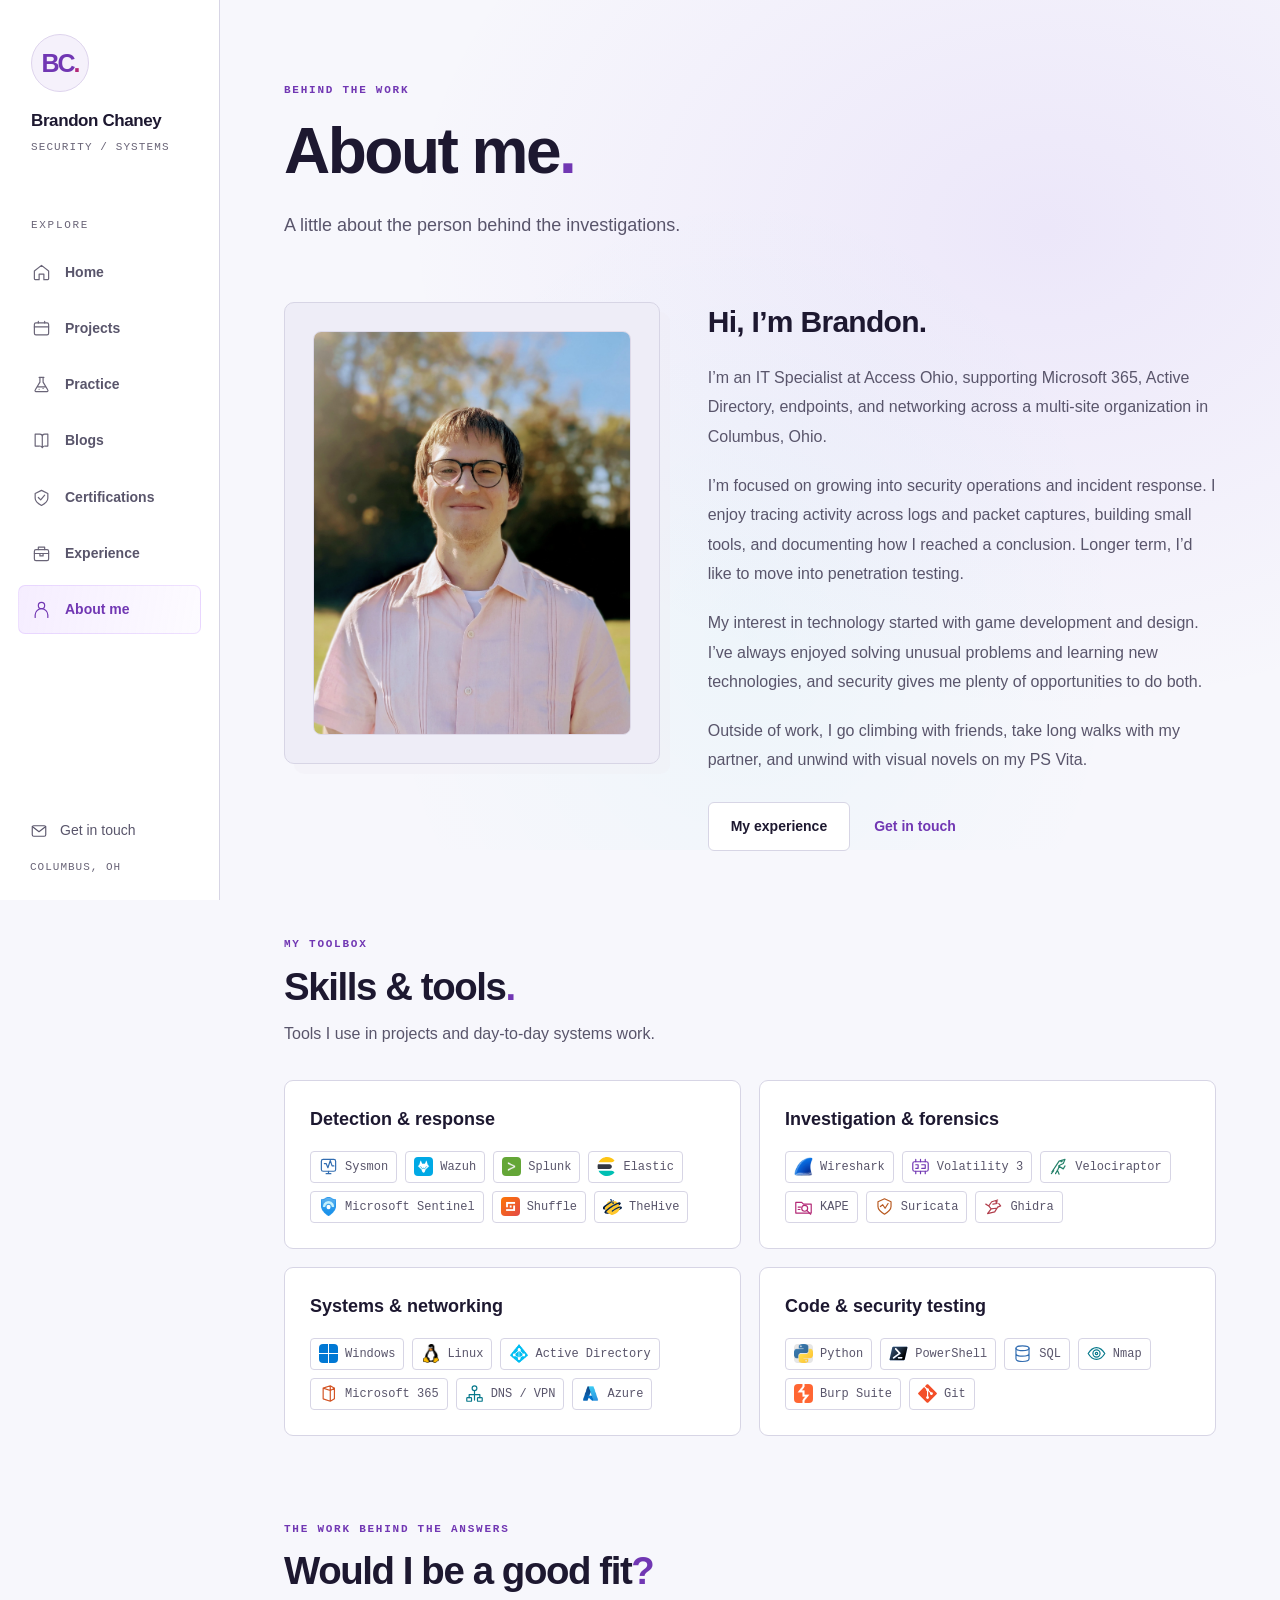
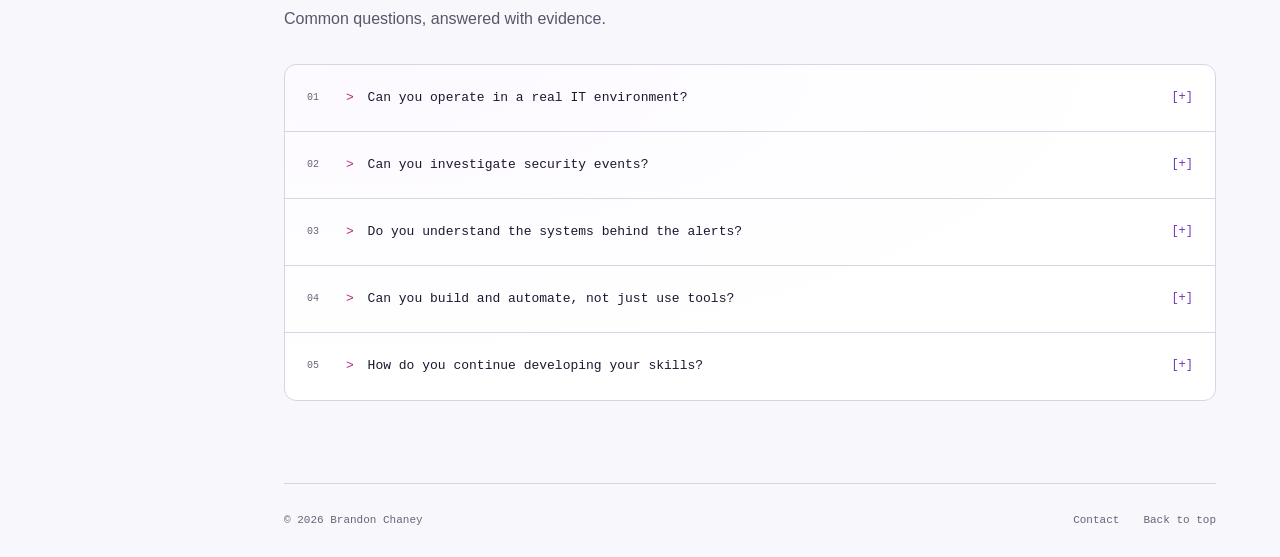
<file: about.html>
<!doctype html>
<html lang="en" data-theme="light">
<head>
 <meta charset="utf-8"><meta name="viewport" content="width=device-width, initial-scale=1">
 <meta name="theme-color" content="#f7f7fc"><meta name="description" content="Meet Brandon Chaney, an IT specialist in Columbus building toward security operations and incident response.">
 <title>About me | Brandon Chaney</title>
 <link rel="icon" type="image/svg+xml" href="assets/favicon.svg?v=20261023"><link rel="stylesheet" href="style.css?v=20261024">
 <script src="content.js" defer></script><script src="script.js?v=20261023" defer></script>
</head>
<body id="top"><script src="pointer.js?v=20261019"></script>
 <a class="skip-link" href="#main">Skip to content</a>
 <aside class="site-rail" aria-label="Site navigation">
  <a class="rail-brand" href="index.html"><span class="brand-mark">BC<span>.</span></span><span class="brand-name">Brandon Chaney<small>SECURITY / SYSTEMS</small></span></a>
  <p class="rail-label">EXPLORE</p><nav class="nav-links" aria-label="Main navigation"><a href="index.html"><svg viewBox="0 0 24 24" fill="none" stroke="currentColor" stroke-width="1.5" stroke-linecap="round" stroke-linejoin="round" aria-hidden="true"><path d="m3 10 9-7 9 7v10a1 1 0 0 1-1 1h-5v-7H9v7H4a1 1 0 0 1-1-1z"/></svg><span>Home</span></a><a href="projects.html"><svg viewBox="0 0 24 24" fill="none" stroke="currentColor" stroke-width="1.5" stroke-linecap="round" stroke-linejoin="round" aria-hidden="true"><rect x="3" y="5" width="18" height="15" rx="2"/><path d="M3 10h18M8 5V3m8 2V3"/></svg><span>Projects</span></a><a href="practice.html"><svg viewBox="0 0 24 24" fill="none" stroke="currentColor" stroke-width="1.5" stroke-linecap="round" stroke-linejoin="round" aria-hidden="true"><path d="M9 3h6m-5 0v6L4 19a1.3 1.3 0 0 0 1 2h14a1.3 1.3 0 0 0 1-2L14 9V3M7 15h10"/><path d="M9 18h.01M14 17h.01"/></svg><span>Practice</span></a><a href="blogs.html"><svg viewBox="0 0 24 24" fill="none" stroke="currentColor" stroke-width="1.5" stroke-linecap="round" stroke-linejoin="round" aria-hidden="true"><path d="M4 4h6a3 3 0 0 1 3 3v14a4 4 0 0 0-4-2H4zM13 7a3 3 0 0 1 3-3h4v15h-3a4 4 0 0 0-4 2"/></svg><span>Blogs</span></a><a href="certifications.html"><svg viewBox="0 0 24 24" fill="none" stroke="currentColor" stroke-width="1.5" stroke-linecap="round" stroke-linejoin="round" aria-hidden="true"><path d="m12 3 8 4v6c0 4-4 7-8 9-4-2-8-5-8-9V7z"/><path d="m8 12 3 3 5-6"/></svg><span>Certifications</span></a><a href="experience.html"><svg viewBox="0 0 24 24" fill="none" stroke="currentColor" stroke-width="1.5" stroke-linecap="round" stroke-linejoin="round" aria-hidden="true"><rect x="3" y="7" width="18" height="14" rx="2"/><path d="M8 7V4h8v3M3 12h18m-11 0v3h4v-3"/></svg><span>Experience</span></a><a href="about.html" class="active" aria-current="page"><svg viewBox="0 0 24 24" fill="none" stroke="currentColor" stroke-width="1.5" stroke-linecap="round" stroke-linejoin="round" aria-hidden="true"><circle cx="12" cy="7" r="4"/><path d="M4 22v-3a8 8 0 0 1 16 0v3"/></svg><span>About me</span></a></nav>
  <div class="rail-bottom"><a class="rail-contact" href="contact.html"><svg viewBox="0 0 24 24" fill="none" stroke="currentColor" stroke-width="1.5" stroke-linecap="round" stroke-linejoin="round" aria-hidden="true"><rect x="3" y="5" width="18" height="14" rx="2"/><path d="m3 6 9 7 9-7"/></svg>Get in touch</a><span class="rail-note">COLUMBUS, OH</span></div>
 </aside>
 <header class="mobile-bar"><a href="index.html" class="mobile-brand">BC<span>.</span></a><span class="mobile-title">Brandon Chaney</span><button class="menu-toggle" aria-expanded="false" aria-controls="mobile-nav" aria-label="Open navigation"><span></span><span></span></button><nav id="mobile-nav" class="mobile-nav" aria-label="Mobile navigation" hidden><a href="index.html"><svg viewBox="0 0 24 24" fill="none" stroke="currentColor" stroke-width="1.5" stroke-linecap="round" stroke-linejoin="round" aria-hidden="true"><path d="m3 10 9-7 9 7v10a1 1 0 0 1-1 1h-5v-7H9v7H4a1 1 0 0 1-1-1z"/></svg><span>Home</span></a><a href="projects.html"><svg viewBox="0 0 24 24" fill="none" stroke="currentColor" stroke-width="1.5" stroke-linecap="round" stroke-linejoin="round" aria-hidden="true"><rect x="3" y="5" width="18" height="15" rx="2"/><path d="M3 10h18M8 5V3m8 2V3"/></svg><span>Projects</span></a><a href="practice.html"><svg viewBox="0 0 24 24" fill="none" stroke="currentColor" stroke-width="1.5" stroke-linecap="round" stroke-linejoin="round" aria-hidden="true"><path d="M9 3h6m-5 0v6L4 19a1.3 1.3 0 0 0 1 2h14a1.3 1.3 0 0 0 1-2L14 9V3M7 15h10"/><path d="M9 18h.01M14 17h.01"/></svg><span>Practice</span></a><a href="blogs.html"><svg viewBox="0 0 24 24" fill="none" stroke="currentColor" stroke-width="1.5" stroke-linecap="round" stroke-linejoin="round" aria-hidden="true"><path d="M4 4h6a3 3 0 0 1 3 3v14a4 4 0 0 0-4-2H4zM13 7a3 3 0 0 1 3-3h4v15h-3a4 4 0 0 0-4 2"/></svg><span>Blogs</span></a><a href="certifications.html"><svg viewBox="0 0 24 24" fill="none" stroke="currentColor" stroke-width="1.5" stroke-linecap="round" stroke-linejoin="round" aria-hidden="true"><path d="m12 3 8 4v6c0 4-4 7-8 9-4-2-8-5-8-9V7z"/><path d="m8 12 3 3 5-6"/></svg><span>Certifications</span></a><a href="experience.html"><svg viewBox="0 0 24 24" fill="none" stroke="currentColor" stroke-width="1.5" stroke-linecap="round" stroke-linejoin="round" aria-hidden="true"><rect x="3" y="7" width="18" height="14" rx="2"/><path d="M8 7V4h8v3M3 12h18m-11 0v3h4v-3"/></svg><span>Experience</span></a><a href="about.html" class="active" aria-current="page"><svg viewBox="0 0 24 24" fill="none" stroke="currentColor" stroke-width="1.5" stroke-linecap="round" stroke-linejoin="round" aria-hidden="true"><circle cx="12" cy="7" r="4"/><path d="M4 22v-3a8 8 0 0 1 16 0v3"/></svg><span>About me</span></a><a href="contact.html"><svg viewBox="0 0 24 24" fill="none" stroke="currentColor" stroke-width="1.5" stroke-linecap="round" stroke-linejoin="round" aria-hidden="true"><rect x="3" y="5" width="18" height="14" rx="2"/><path d="m3 6 9 7 9-7"/></svg><span>Contact</span></a></nav></header>
 <main id="main" tabindex="-1"><div class="page-shell"><header class="page-header"><p class="eyebrow">BEHIND THE WORK</p><h1>About me<span class="accent">.</span></h1><p class="page-description">A little about the person behind the investigations.</p></header><div class="about-full"><div class="portrait-frame"><img class="portrait" data-portrait src="assets/brandon-oct2026.jpg" width="600" height="700" alt="Brandon Chaney"><span class="portrait-note" data-portrait-note hidden>PORTRAIT COMING SOON</span></div><div class="about-copy"><h2>Hi, I’m Brandon.</h2><p>I’m an IT Specialist at Access Ohio, supporting Microsoft 365, Active Directory, endpoints, and networking across a multi-site organization in Columbus, Ohio.</p><p>I’m focused on growing into security operations and incident response. I enjoy tracing activity across logs and packet captures, building small tools, and documenting how I reached a conclusion. Longer term, I’d like to move into penetration testing.</p><p>My interest in technology started with game development and design. I’ve always enjoyed solving unusual problems and learning new technologies, and security gives me plenty of opportunities to do both.</p><p>Outside of work, I go climbing with friends, take long walks with my partner, and unwind with visual novels on my PS Vita.</p><div class="hero-actions"><a class="button button-outline" href="experience.html">My experience</a><a class="text-link" href="contact.html">Get in touch</a></div></div></div><section class="skills-section"><div class="section-heading"><div><p class="eyebrow">MY TOOLBOX</p><h2>Skills & tools<span class="accent">.</span></h2><p>Tools I use in projects and day-to-day systems work.</p></div></div><div class="skills-grid"><div class="skill-card"><h3>Detection & response</h3><div class="tags"><span class="tool-tag"><span class="tool-icon" aria-hidden="true"><img src="assets/tools/sysmon.svg" width="20" height="20" alt="" loading="lazy"></span>Sysmon</span><span class="tool-tag"><span class="tool-icon" aria-hidden="true"><img src="assets/tools/wazuh.png" width="20" height="20" alt="" loading="lazy"></span>Wazuh</span><span class="tool-tag"><span class="tool-icon" aria-hidden="true"><img src="assets/tools/splunk.png" width="20" height="20" alt="" loading="lazy"></span>Splunk</span><span class="tool-tag"><span class="tool-icon" aria-hidden="true"><img src="assets/tools/elastic.svg" width="20" height="20" alt="" loading="lazy"></span>Elastic</span><span class="tool-tag"><span class="tool-icon" aria-hidden="true"><img src="assets/tools/sentinel.png" width="20" height="20" alt="" loading="lazy"></span>Microsoft Sentinel</span><span class="tool-tag"><span class="tool-icon" aria-hidden="true"><img src="assets/tools/shuffle.png" width="20" height="20" alt="" loading="lazy"></span>Shuffle</span><span class="tool-tag"><span class="tool-icon" aria-hidden="true"><img src="assets/tools/thehive.svg" width="20" height="20" alt="" loading="lazy"></span>TheHive</span></div></div><div class="skill-card"><h3>Investigation & forensics</h3><div class="tags"><span class="tool-tag"><span class="tool-icon" aria-hidden="true"><img src="assets/tools/wireshark.jpg" width="20" height="20" alt="" loading="lazy"></span>Wireshark</span><span class="tool-tag"><span class="tool-icon" aria-hidden="true"><img src="assets/tools/volatility.svg" width="20" height="20" alt="" loading="lazy"></span>Volatility 3</span><span class="tool-tag"><span class="tool-icon" aria-hidden="true"><img src="assets/tools/velociraptor.svg" width="20" height="20" alt="" loading="lazy"></span>Velociraptor</span><span class="tool-tag"><span class="tool-icon" aria-hidden="true"><img src="assets/tools/kape.svg" width="20" height="20" alt="" loading="lazy"></span>KAPE</span><span class="tool-tag"><span class="tool-icon" aria-hidden="true"><img src="assets/tools/suricata.svg" width="20" height="20" alt="" loading="lazy"></span>Suricata</span><span class="tool-tag"><span class="tool-icon" aria-hidden="true"><img src="assets/tools/ghidra.svg" width="20" height="20" alt="" loading="lazy"></span>Ghidra</span></div></div><div class="skill-card"><h3>Systems & networking</h3><div class="tags"><span class="tool-tag"><span class="tool-icon" aria-hidden="true"><img src="assets/tools/windows.svg" width="20" height="20" alt="" loading="lazy"></span>Windows</span><span class="tool-tag"><span class="tool-icon" aria-hidden="true"><img src="assets/tools/linux.png" width="20" height="20" alt="" loading="lazy"></span>Linux</span><span class="tool-tag"><span class="tool-icon" aria-hidden="true"><img src="assets/tools/active-directory.png" width="20" height="20" alt="" loading="lazy"></span>Active Directory</span><span class="tool-tag"><span class="tool-icon" aria-hidden="true"><img src="assets/tools/microsoft365.svg" width="20" height="20" alt="" loading="lazy"></span>Microsoft 365</span><span class="tool-tag"><span class="tool-icon" aria-hidden="true"><img src="assets/tools/network.svg" width="20" height="20" alt="" loading="lazy"></span>DNS / VPN</span><span class="tool-tag"><span class="tool-icon" aria-hidden="true"><img src="assets/tools/azure.png" width="20" height="20" alt="" loading="lazy"></span>Azure</span></div></div><div class="skill-card"><h3>Code & security testing</h3><div class="tags"><span class="tool-tag"><span class="tool-icon" aria-hidden="true"><img src="assets/tools/python.png" width="20" height="20" alt="" loading="lazy"></span>Python</span><span class="tool-tag"><span class="tool-icon" aria-hidden="true"><img src="assets/tools/powershell.svg" width="20" height="20" alt="" loading="lazy"></span>PowerShell</span><span class="tool-tag"><span class="tool-icon" aria-hidden="true"><img src="assets/tools/sql.svg" width="20" height="20" alt="" loading="lazy"></span>SQL</span><span class="tool-tag"><span class="tool-icon" aria-hidden="true"><img src="assets/tools/nmap.svg" width="20" height="20" alt="" loading="lazy"></span>Nmap</span><span class="tool-tag"><span class="tool-icon" aria-hidden="true"><img src="assets/portswigger.png" width="20" height="20" alt="" loading="lazy"></span>Burp Suite</span><span class="tool-tag"><span class="tool-icon" aria-hidden="true"><img src="assets/tools/git.svg" width="20" height="20" alt="" loading="lazy"></span>Git</span></div></div></div></section>
<section class="fit-faq" id="faq" aria-labelledby="fit-faq-title" tabindex="-1">
 <header class="section-heading"><div><p class="eyebrow">THE WORK BEHIND THE ANSWERS</p><h2 id="fit-faq-title">Would I be a good fit<span class="accent">?</span></h2><p>Common questions, answered with evidence.</p></div></header>
 <div class="fit-faq-list">
  <details class="fit-faq-item"><summary><span class="faq-index" aria-hidden="true">01</span><span class="faq-question"><span class="faq-prompt" aria-hidden="true">&gt;</span> Can you operate in a real IT environment?</span><span class="faq-toggle" aria-hidden="true"><span class="faq-plus">[+]</span><span class="faq-minus">[−]</span></span></summary>
   <div class="faq-answer"><p>Yes. In my current IT Specialist role, I support a production environment of roughly 300 users across nine sites. My day-to-day work covers endpoints, identity, networking, Microsoft 365, and remote access.</p><p class="faq-evidence-label">EVIDENCE</p><ul class="faq-evidence"><li>~300 users across nine sites</li><li>Microsoft 365 + Active Directory</li><li>Endpoint + network administration</li><li>VPN, firewall, and access troubleshooting</li></ul><a class="faq-evidence-link" href="experience.html">EXPERIENCE <span aria-hidden="true">→</span></a></div>
  </details>
  <details class="fit-faq-item"><summary><span class="faq-index" aria-hidden="true">02</span><span class="faq-question"><span class="faq-prompt" aria-hidden="true">&gt;</span> Can you investigate security events?</span><span class="faq-toggle" aria-hidden="true"><span class="faq-plus">[+]</span><span class="faq-minus">[−]</span></span></summary>
   <div class="faq-answer"><p>Through lab investigations and writeups, I practice starting with evidence, forming a hypothesis, and following activity across data sources. I document the steps that support a conclusion, along with what remains uncertain.</p><p class="faq-evidence-label">EVIDENCE</p><ul class="faq-evidence"><li>Wireshark: SMB, NTLM, Kerberos, and TLS</li><li>Hack The Box Sherlock investigations</li><li>KC7: KQL queries and evidence correlation</li><li>Writeups explaining the clues and decisions</li></ul><ol class="faq-process"><li><span>01 / TRIAGE</span>Identify suspicious activity</li><li><span>02 / CORRELATE</span>Connect the evidence</li><li><span>03 / INVESTIGATE</span>Test the explanation</li><li><span>04 / DOCUMENT</span>Explain findings and limits</li></ol><a class="faq-evidence-link" href="blogs.html">INVESTIGATION NOTES <span aria-hidden="true">→</span></a></div>
  </details>
  <details class="fit-faq-item"><summary><span class="faq-index" aria-hidden="true">03</span><span class="faq-question"><span class="faq-prompt" aria-hidden="true">&gt;</span> Do you understand the systems behind the alerts?</span><span class="faq-toggle" aria-hidden="true"><span class="faq-plus">[+]</span><span class="faq-minus">[−]</span></span></summary>
   <div class="faq-answer"><p>My infrastructure work gives me context for how users, devices, identities, and networks interact. Troubleshooting authentication, connectivity, and access helps me ask better questions when I look at security activity.</p><p class="faq-evidence-label">EVIDENCE</p><ul class="faq-evidence"><li>Active Directory + Microsoft 365 administration</li><li>Windows endpoints and remote access</li><li>DNS, VPN, and firewall troubleshooting</li><li>UniFi + SonicWall network tooling</li></ul><a class="faq-evidence-link" href="experience.html">SYSTEMS EXPERIENCE <span aria-hidden="true">→</span></a></div>
  </details>
  <details class="fit-faq-item"><summary><span class="faq-index" aria-hidden="true">04</span><span class="faq-question"><span class="faq-prompt" aria-hidden="true">&gt;</span> Can you build and automate, not just use tools?</span><span class="faq-toggle" aria-hidden="true"><span class="faq-plus">[+]</span><span class="faq-minus">[−]</span></span></summary>
   <div class="faq-answer"><p>I build small tools and connected workflows to make repeated analysis more useful. My projects include indicator enrichment, an automated SOC pipeline, and custom static malware triage tooling.</p><p class="faq-evidence-label">EVIDENCE</p><ul class="faq-evidence"><li>Wazuh → Shuffle → TheHive SOC pipeline</li><li>Python IOC analyzer with VirusTotal + OTX</li><li>MalTriage: hashes, PE metadata, and strings</li><li>Documented setup, workflow, and results</li></ul><a class="faq-evidence-link" href="projects.html">PROJECTS <span aria-hidden="true">→</span></a></div>
  </details>
  <details class="fit-faq-item"><summary><span class="faq-index" aria-hidden="true">05</span><span class="faq-question"><span class="faq-prompt" aria-hidden="true">&gt;</span> How do you continue developing your skills?</span><span class="faq-toggle" aria-hidden="true"><span class="faq-plus">[+]</span><span class="faq-minus">[−]</span></span></summary>
   <div class="faq-answer"><p>I combine structured study with hands-on practice, then turn what I learn into investigations, tools, and writeups. I continue practicing Microsoft security operations, KQL, and incident analysis.</p><p class="faq-evidence-label">EVIDENCE</p><ul class="faq-evidence"><li>LetsDefend + Hack The Box investigations</li><li>KC7: KQL 101, 201, and 301</li><li>SC-200: certified in Microsoft security operations</li><li>Projects and writeups that put learning to work</li></ul><a class="faq-evidence-link" href="certifications.html">CERTIFICATIONS <span aria-hidden="true">→</span></a></div>
  </details>
 </div>
</section>
</div>
 <footer class="site-footer"><span>© <span data-year>2026</span> Brandon Chaney</span><div><a href="contact.html">Contact</a><a href="#top">Back to top</a></div></footer></main>
</body></html>
</file>
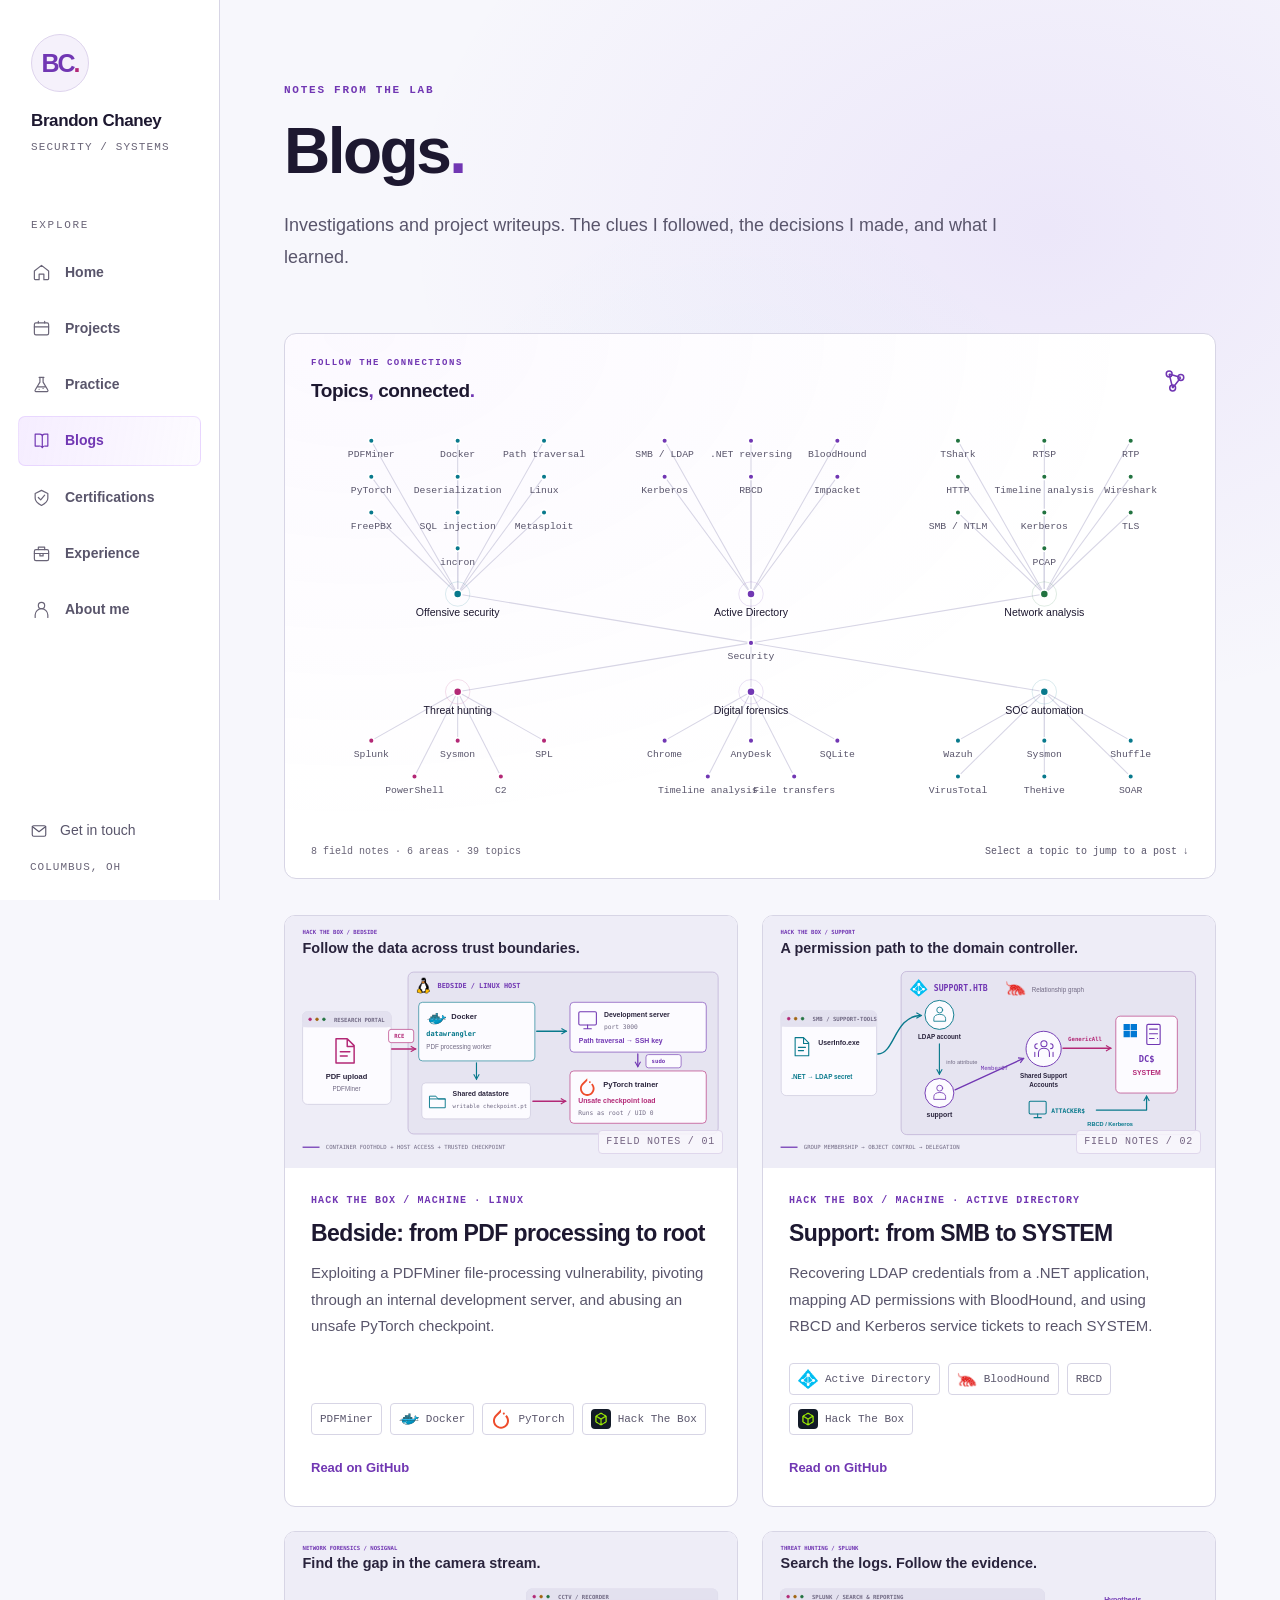
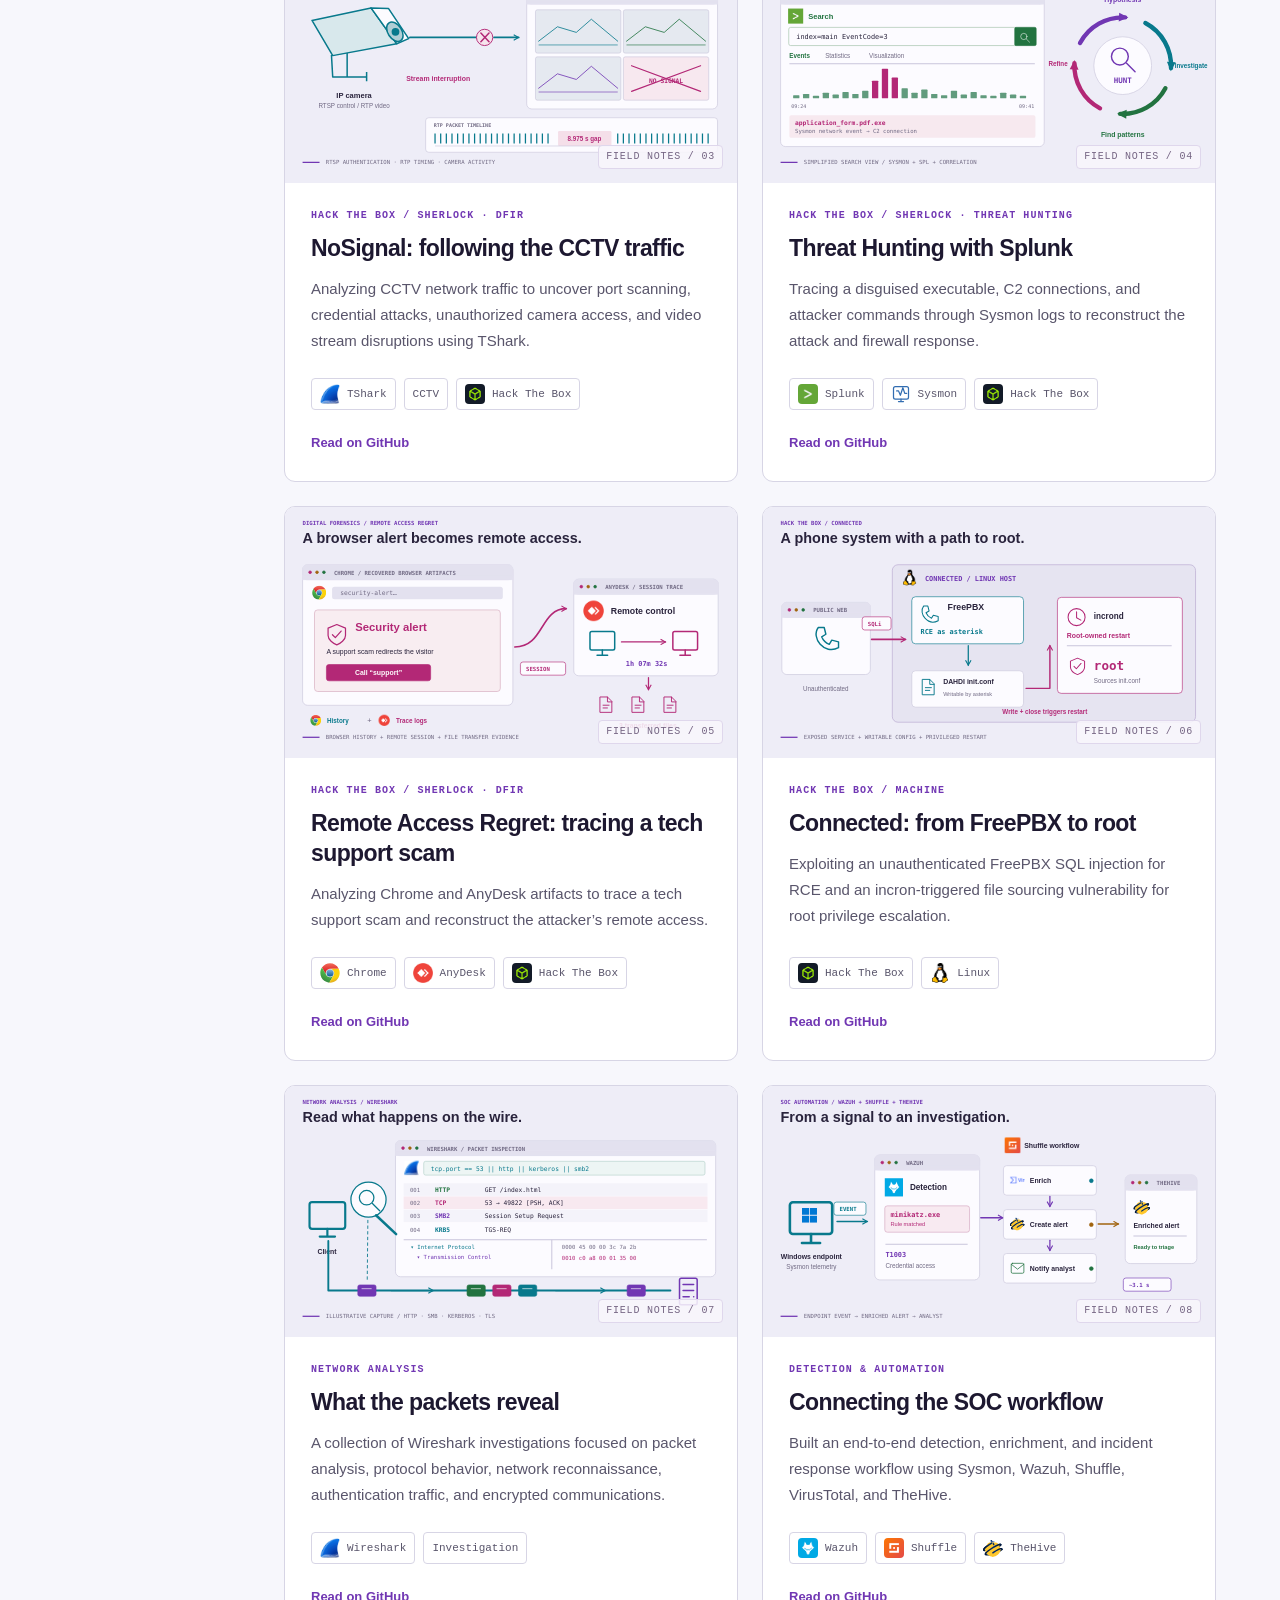
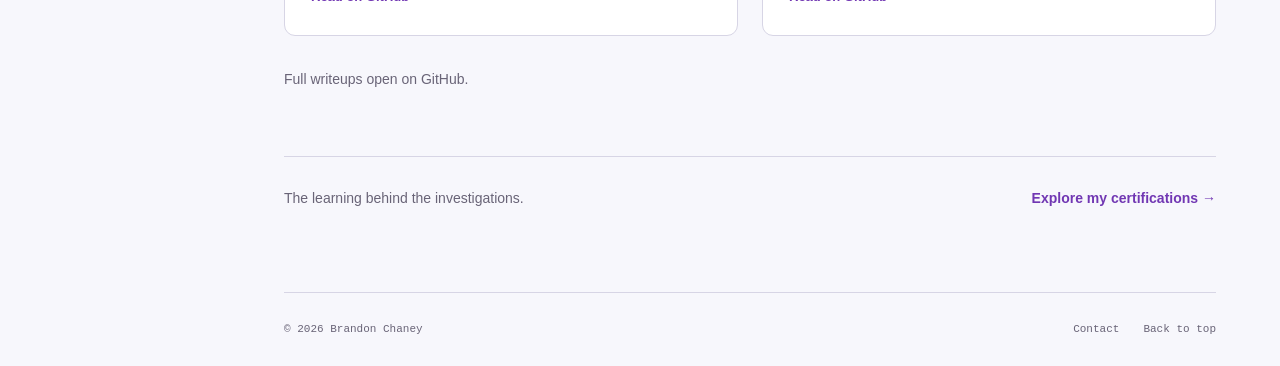
<file: blogs.html>
<!doctype html>
<html lang="en" data-theme="light">
<head>
 <meta charset="utf-8"><meta name="viewport" content="width=device-width, initial-scale=1">
 <meta name="theme-color" content="#f7f7fc"><meta name="description" content="Brandon Chaney’s security field notes: packet investigations, Hack The Box writeups, and SOC automation.">
 <title>Blogs | Brandon Chaney</title>
 <link rel="icon" type="image/svg+xml" href="assets/favicon.svg?v=20261023"><link rel="stylesheet" href="style.css?v=20261024">
 <script src="content.js" defer></script><script src="script.js?v=20261023" defer></script><script src="graphs.js?v=20261019c" defer></script>
 <script src="page-motion.js?v=20261019f" defer></script>
</head>
<body id="top"><script src="pointer.js?v=20261019"></script>
 <a class="skip-link" href="#main">Skip to content</a>
 <aside class="site-rail" aria-label="Site navigation">
  <a class="rail-brand" href="index.html"><span class="brand-mark">BC<span>.</span></span><span class="brand-name">Brandon Chaney<small>SECURITY / SYSTEMS</small></span></a>
  <p class="rail-label">EXPLORE</p><nav class="nav-links" aria-label="Main navigation"><a href="index.html"><svg viewBox="0 0 24 24" fill="none" stroke="currentColor" stroke-width="1.5" stroke-linecap="round" stroke-linejoin="round" aria-hidden="true"><path d="m3 10 9-7 9 7v10a1 1 0 0 1-1 1h-5v-7H9v7H4a1 1 0 0 1-1-1z"/></svg><span>Home</span></a><a href="projects.html"><svg viewBox="0 0 24 24" fill="none" stroke="currentColor" stroke-width="1.5" stroke-linecap="round" stroke-linejoin="round" aria-hidden="true"><rect x="3" y="5" width="18" height="15" rx="2"/><path d="M3 10h18M8 5V3m8 2V3"/></svg><span>Projects</span></a><a href="practice.html"><svg viewBox="0 0 24 24" fill="none" stroke="currentColor" stroke-width="1.5" stroke-linecap="round" stroke-linejoin="round" aria-hidden="true"><path d="M9 3h6m-5 0v6L4 19a1.3 1.3 0 0 0 1 2h14a1.3 1.3 0 0 0 1-2L14 9V3M7 15h10"/><path d="M9 18h.01M14 17h.01"/></svg><span>Practice</span></a><a href="blogs.html" class="active" aria-current="page"><svg viewBox="0 0 24 24" fill="none" stroke="currentColor" stroke-width="1.5" stroke-linecap="round" stroke-linejoin="round" aria-hidden="true"><path d="M4 4h6a3 3 0 0 1 3 3v14a4 4 0 0 0-4-2H4zM13 7a3 3 0 0 1 3-3h4v15h-3a4 4 0 0 0-4 2"/></svg><span>Blogs</span></a><a href="certifications.html"><svg viewBox="0 0 24 24" fill="none" stroke="currentColor" stroke-width="1.5" stroke-linecap="round" stroke-linejoin="round" aria-hidden="true"><path d="m12 3 8 4v6c0 4-4 7-8 9-4-2-8-5-8-9V7z"/><path d="m8 12 3 3 5-6"/></svg><span>Certifications</span></a><a href="experience.html"><svg viewBox="0 0 24 24" fill="none" stroke="currentColor" stroke-width="1.5" stroke-linecap="round" stroke-linejoin="round" aria-hidden="true"><rect x="3" y="7" width="18" height="14" rx="2"/><path d="M8 7V4h8v3M3 12h18m-11 0v3h4v-3"/></svg><span>Experience</span></a><a href="about.html"><svg viewBox="0 0 24 24" fill="none" stroke="currentColor" stroke-width="1.5" stroke-linecap="round" stroke-linejoin="round" aria-hidden="true"><circle cx="12" cy="7" r="4"/><path d="M4 22v-3a8 8 0 0 1 16 0v3"/></svg><span>About me</span></a></nav>
  <div class="rail-bottom"><a class="rail-contact" href="contact.html"><svg viewBox="0 0 24 24" fill="none" stroke="currentColor" stroke-width="1.5" stroke-linecap="round" stroke-linejoin="round" aria-hidden="true"><rect x="3" y="5" width="18" height="14" rx="2"/><path d="m3 6 9 7 9-7"/></svg>Get in touch</a><span class="rail-note">COLUMBUS, OH</span></div>
 </aside>
 <header class="mobile-bar"><a href="index.html" class="mobile-brand">BC<span>.</span></a><span class="mobile-title">Brandon Chaney</span><button class="menu-toggle" aria-expanded="false" aria-controls="mobile-nav" aria-label="Open navigation"><span></span><span></span></button><nav id="mobile-nav" class="mobile-nav" aria-label="Mobile navigation" hidden><a href="index.html"><svg viewBox="0 0 24 24" fill="none" stroke="currentColor" stroke-width="1.5" stroke-linecap="round" stroke-linejoin="round" aria-hidden="true"><path d="m3 10 9-7 9 7v10a1 1 0 0 1-1 1h-5v-7H9v7H4a1 1 0 0 1-1-1z"/></svg><span>Home</span></a><a href="projects.html"><svg viewBox="0 0 24 24" fill="none" stroke="currentColor" stroke-width="1.5" stroke-linecap="round" stroke-linejoin="round" aria-hidden="true"><rect x="3" y="5" width="18" height="15" rx="2"/><path d="M3 10h18M8 5V3m8 2V3"/></svg><span>Projects</span></a><a href="practice.html"><svg viewBox="0 0 24 24" fill="none" stroke="currentColor" stroke-width="1.5" stroke-linecap="round" stroke-linejoin="round" aria-hidden="true"><path d="M9 3h6m-5 0v6L4 19a1.3 1.3 0 0 0 1 2h14a1.3 1.3 0 0 0 1-2L14 9V3M7 15h10"/><path d="M9 18h.01M14 17h.01"/></svg><span>Practice</span></a><a href="blogs.html" class="active" aria-current="page"><svg viewBox="0 0 24 24" fill="none" stroke="currentColor" stroke-width="1.5" stroke-linecap="round" stroke-linejoin="round" aria-hidden="true"><path d="M4 4h6a3 3 0 0 1 3 3v14a4 4 0 0 0-4-2H4zM13 7a3 3 0 0 1 3-3h4v15h-3a4 4 0 0 0-4 2"/></svg><span>Blogs</span></a><a href="certifications.html"><svg viewBox="0 0 24 24" fill="none" stroke="currentColor" stroke-width="1.5" stroke-linecap="round" stroke-linejoin="round" aria-hidden="true"><path d="m12 3 8 4v6c0 4-4 7-8 9-4-2-8-5-8-9V7z"/><path d="m8 12 3 3 5-6"/></svg><span>Certifications</span></a><a href="experience.html"><svg viewBox="0 0 24 24" fill="none" stroke="currentColor" stroke-width="1.5" stroke-linecap="round" stroke-linejoin="round" aria-hidden="true"><rect x="3" y="7" width="18" height="14" rx="2"/><path d="M8 7V4h8v3M3 12h18m-11 0v3h4v-3"/></svg><span>Experience</span></a><a href="about.html"><svg viewBox="0 0 24 24" fill="none" stroke="currentColor" stroke-width="1.5" stroke-linecap="round" stroke-linejoin="round" aria-hidden="true"><circle cx="12" cy="7" r="4"/><path d="M4 22v-3a8 8 0 0 1 16 0v3"/></svg><span>About me</span></a><a href="contact.html"><svg viewBox="0 0 24 24" fill="none" stroke="currentColor" stroke-width="1.5" stroke-linecap="round" stroke-linejoin="round" aria-hidden="true"><rect x="3" y="5" width="18" height="14" rx="2"/><path d="m3 6 9 7 9-7"/></svg><span>Contact</span></a></nav></header>
 <main id="main" tabindex="-1"><div class="page-shell"><header class="page-header"><p class="eyebrow">NOTES FROM THE LAB</p><h1>Blogs<span class="accent">.</span></h1><p class="page-description">Investigations and project writeups. The clues I followed, the decisions I made, and what I learned.</p></header><section class="collection-graph" data-topic-graph aria-labelledby="blog-topics-title">
 <div class="collection-graph-header"><div><p class="graph-kicker">FOLLOW THE CONNECTIONS</p><h2 id="blog-topics-title">Topics<span class="accent">,</span> connected<span class="accent">.</span></h2></div><span class="graph-map-mark" aria-hidden="true"><svg viewBox="0 0 24 24" fill="none" stroke="currentColor" stroke-width="1.3"><path d="m7 6 10 3M7 6l3 12m7-9-7 9"/><circle cx="7" cy="6" r="2.5"/><circle cx="17" cy="9" r="2.5"/><circle cx="10" cy="18" r="2.5"/></svg></span></div>
 <div class="collection-graph-stage" data-topic-plot><p class="graph-unavailable">Explore the topics in the field notes below.</p></div>
 <div class="collection-graph-footer"><span data-topic-summary>Topics from these field notes</span><span class="graph-topic-hint"><span class="graph-swipe-hint">Swipe to explore · </span>Select a topic to jump to a post <span aria-hidden="true">↓</span></span></div>
</section><div class="work-grid" data-field-notes><article class="work-card" id="bedside-note" data-topic-group="Offensive security" data-topics="PDFMiner|Docker|Path traversal|PyTorch|Deserialization|Linux"><a class="card-image" href="https://github.com/bran-dot-flake/Bedside-Hack-The-Box-Writeup" target="_blank" rel="noopener noreferrer" aria-label="Read Bedside: from PDF processing to root on GitHub (opens in a new tab)"><img src="assets/bedside.svg?v=20261024" width="720" height="400" alt="" loading="lazy"><span class="image-label">FIELD NOTES / 01</span></a><div class="card-body"><p class="card-category">HACK THE BOX / MACHINE · LINUX</p><h2><a href="https://github.com/bran-dot-flake/Bedside-Hack-The-Box-Writeup" target="_blank" rel="noopener noreferrer">Bedside: from PDF processing to root</a></h2><p>Exploiting a PDFMiner file-processing vulnerability, pivoting through an internal development server, and abusing an unsafe PyTorch checkpoint.</p><div class="card-bottom"><div class="tags"><span>PDFMiner</span><span class="tool-tag"><span class="tool-icon" aria-hidden="true"><img src="assets/tools/docker.svg" width="20" height="20" alt="" loading="lazy"></span>Docker</span><span class="tool-tag"><span class="tool-icon" aria-hidden="true"><img src="assets/tools/pytorch.svg" width="20" height="20" alt="" loading="lazy"></span>PyTorch</span><span class="tool-tag"><span class="tool-icon" aria-hidden="true"><img src="assets/htb.png" width="20" height="20" alt="" loading="lazy"></span>Hack The Box</span></div><a class="card-link" href="https://github.com/bran-dot-flake/Bedside-Hack-The-Box-Writeup" target="_blank" rel="noopener noreferrer">Read on GitHub</a></div></div></article><article class="work-card" id="support-note" data-topic-group="Active Directory" data-topics="SMB / LDAP|.NET reversing|BloodHound|Kerberos|RBCD|Impacket"><a class="card-image" href="https://github.com/bran-dot-flake/Support-Hack-The-Box-Writeup" target="_blank" rel="noopener noreferrer" aria-label="Read Support: from SMB to SYSTEM on GitHub (opens in a new tab)"><img src="assets/support.svg?v=20261024" width="720" height="400" alt="" loading="lazy"><span class="image-label">FIELD NOTES / 02</span></a><div class="card-body"><p class="card-category">HACK THE BOX / MACHINE · ACTIVE DIRECTORY</p><h2><a href="https://github.com/bran-dot-flake/Support-Hack-The-Box-Writeup" target="_blank" rel="noopener noreferrer">Support: from SMB to SYSTEM</a></h2><p>Recovering LDAP credentials from a .NET application, mapping AD permissions with BloodHound, and using RBCD and Kerberos service tickets to reach SYSTEM.</p><div class="card-bottom"><div class="tags"><span class="tool-tag"><span class="tool-icon" aria-hidden="true"><img src="assets/tools/active-directory.png" width="20" height="20" alt="" loading="lazy"></span>Active Directory</span><span class="tool-tag"><span class="tool-icon" aria-hidden="true"><img src="assets/tools/bloodhound.png" width="20" height="20" alt="" loading="lazy"></span>BloodHound</span><span>RBCD</span><span class="tool-tag"><span class="tool-icon" aria-hidden="true"><img src="assets/htb.png" width="20" height="20" alt="" loading="lazy"></span>Hack The Box</span></div><a class="card-link" href="https://github.com/bran-dot-flake/Support-Hack-The-Box-Writeup" target="_blank" rel="noopener noreferrer">Read on GitHub</a></div></div></article><article class="work-card" id="nosignal-note" data-topic-group="Network analysis" data-topics="TShark|RTSP|RTP|HTTP|Timeline analysis"><a class="card-image" href="https://github.com/bran-dot-flake/NoSignal-Hack-The-Box-Writeup" target="_blank" rel="noopener noreferrer" aria-label="Read NoSignal: following the CCTV traffic on GitHub (opens in a new tab)"><img src="assets/nosignal.svg?v=20261024" width="720" height="400" alt="" loading="lazy"><span class="image-label">FIELD NOTES / 03</span></a><div class="card-body"><p class="card-category">HACK THE BOX / SHERLOCK · DFIR</p><h2><a href="https://github.com/bran-dot-flake/NoSignal-Hack-The-Box-Writeup" target="_blank" rel="noopener noreferrer">NoSignal: following the CCTV traffic</a></h2><p>Analyzing CCTV network traffic to uncover port scanning, credential attacks, unauthorized camera access, and video stream disruptions using TShark.</p><div class="card-bottom"><div class="tags"><span class="tool-tag"><span class="tool-icon" aria-hidden="true"><img src="assets/tools/wireshark.jpg" width="20" height="20" alt="" loading="lazy"></span>TShark</span><span>CCTV</span><span class="tool-tag"><span class="tool-icon" aria-hidden="true"><img src="assets/htb.png" width="20" height="20" alt="" loading="lazy"></span>Hack The Box</span></div><a class="card-link" href="https://github.com/bran-dot-flake/NoSignal-Hack-The-Box-Writeup" target="_blank" rel="noopener noreferrer">Read on GitHub</a></div></div></article><article class="work-card" id="splunk-note" data-topic-group="Threat hunting" data-topics="Splunk|Sysmon|SPL|PowerShell|C2"><a class="card-image" href="https://github.com/bran-dot-flake/Threat-Hunting-with-Splunk-Hack-The-Box-Writeup" target="_blank" rel="noopener noreferrer" aria-label="Read Threat Hunting with Splunk on GitHub (opens in a new tab)"><img src="assets/threat-hunt.svg?v=20261024" width="720" height="400" alt="" loading="lazy"><span class="image-label">FIELD NOTES / 04</span></a><div class="card-body"><p class="card-category">HACK THE BOX / SHERLOCK · THREAT HUNTING</p><h2><a href="https://github.com/bran-dot-flake/Threat-Hunting-with-Splunk-Hack-The-Box-Writeup" target="_blank" rel="noopener noreferrer">Threat Hunting with Splunk</a></h2><p>Tracing a disguised executable, C2 connections, and attacker commands through Sysmon logs to reconstruct the attack and firewall response.</p><div class="card-bottom"><div class="tags"><span class="tool-tag"><span class="tool-icon" aria-hidden="true"><img src="assets/tools/splunk.png" width="20" height="20" alt="" loading="lazy"></span>Splunk</span><span class="tool-tag"><span class="tool-icon" aria-hidden="true"><img src="assets/tools/sysmon.svg" width="20" height="20" alt="" loading="lazy"></span>Sysmon</span><span class="tool-tag"><span class="tool-icon" aria-hidden="true"><img src="assets/htb.png" width="20" height="20" alt="" loading="lazy"></span>Hack The Box</span></div><a class="card-link" href="https://github.com/bran-dot-flake/Threat-Hunting-with-Splunk-Hack-The-Box-Writeup" target="_blank" rel="noopener noreferrer">Read on GitHub</a></div></div></article><article class="work-card" id="remote-access-note" data-topic-group="Digital forensics" data-topics="Chrome|AnyDesk|SQLite|Timeline analysis|File transfers"><a class="card-image" href="https://github.com/bran-dot-flake/Remote_Access_Regret-Hack-The-Box-Writeup" target="_blank" rel="noopener noreferrer" aria-label="Read Remote Access Regret: tracing a tech support scam on GitHub (opens in a new tab)"><img src="assets/remote-access.svg?v=20261024" width="720" height="400" alt="" loading="lazy"><span class="image-label">FIELD NOTES / 05</span></a><div class="card-body"><p class="card-category">HACK THE BOX / SHERLOCK · DFIR</p><h2><a href="https://github.com/bran-dot-flake/Remote_Access_Regret-Hack-The-Box-Writeup" target="_blank" rel="noopener noreferrer">Remote Access Regret: tracing a tech support scam</a></h2><p>Analyzing Chrome and AnyDesk artifacts to trace a tech support scam and reconstruct the attacker’s remote access.</p><div class="card-bottom"><div class="tags"><span class="tool-tag"><span class="tool-icon" aria-hidden="true"><img src="assets/tools/chrome.svg" width="20" height="20" alt="" loading="lazy"></span>Chrome</span><span class="tool-tag"><span class="tool-icon" aria-hidden="true"><img src="assets/tools/anydesk.png" width="20" height="20" alt="" loading="lazy"></span>AnyDesk</span><span class="tool-tag"><span class="tool-icon" aria-hidden="true"><img src="assets/htb.png" width="20" height="20" alt="" loading="lazy"></span>Hack The Box</span></div><a class="card-link" href="https://github.com/bran-dot-flake/Remote_Access_Regret-Hack-The-Box-Writeup" target="_blank" rel="noopener noreferrer">Read on GitHub</a></div></div></article><article class="work-card" id="connected-note" data-topic-group="Offensive security" data-topics="FreePBX|SQL injection|Metasploit|incron|Linux"><a class="card-image" href="https://github.com/bran-dot-flake/Connected-Hack-The-Box-Writeup" target="_blank" rel="noopener noreferrer" aria-label="Read Connected: from FreePBX to root on GitHub (opens in a new tab)"><img src="assets/connected.svg?v=20261024" width="720" height="400" alt="" loading="lazy"><span class="image-label">FIELD NOTES / 06</span></a><div class="card-body"><p class="card-category">HACK THE BOX / MACHINE</p><h2><a href="https://github.com/bran-dot-flake/Connected-Hack-The-Box-Writeup" target="_blank" rel="noopener noreferrer">Connected: from FreePBX to root</a></h2><p>Exploiting an unauthenticated FreePBX SQL injection for RCE and an incron-triggered file sourcing vulnerability for root privilege escalation.</p><div class="card-bottom"><div class="tags"><span class="tool-tag"><span class="tool-icon" aria-hidden="true"><img src="assets/htb.png" width="20" height="20" alt="" loading="lazy"></span>Hack The Box</span><span class="tool-tag"><span class="tool-icon" aria-hidden="true"><img src="assets/tools/linux.png" width="20" height="20" alt="" loading="lazy"></span>Linux</span></div><a class="card-link" href="https://github.com/bran-dot-flake/Connected-Hack-The-Box-Writeup" target="_blank" rel="noopener noreferrer">Read on GitHub</a></div></div></article><article class="work-card" id="packets-note" data-topic-group="Network analysis" data-topics="Wireshark|HTTP|SMB / NTLM|Kerberos|TLS|PCAP"><a class="card-image" href="https://github.com/bran-dot-flake/Network-Traffic-Analysis-with-Wireshark" target="_blank" rel="noopener noreferrer" aria-label="Read What the packets reveal on GitHub (opens in a new tab)"><img src="assets/packets.svg?v=20261024" width="720" height="400" alt="" loading="lazy"><span class="image-label">FIELD NOTES / 07</span></a><div class="card-body"><p class="card-category">NETWORK ANALYSIS</p><h2><a href="https://github.com/bran-dot-flake/Network-Traffic-Analysis-with-Wireshark" target="_blank" rel="noopener noreferrer">What the packets reveal</a></h2><p>A collection of Wireshark investigations focused on packet analysis, protocol behavior, network reconnaissance, authentication traffic, and encrypted communications.</p><div class="card-bottom"><div class="tags"><span class="tool-tag"><span class="tool-icon" aria-hidden="true"><img src="assets/tools/wireshark.jpg" width="20" height="20" alt="" loading="lazy"></span>Wireshark</span><span>Investigation</span></div><a class="card-link" href="https://github.com/bran-dot-flake/Network-Traffic-Analysis-with-Wireshark" target="_blank" rel="noopener noreferrer">Read on GitHub</a></div></div></article><article class="work-card" id="soc-note" data-topic-group="SOC automation" data-topics="Wazuh|Sysmon|Shuffle|VirusTotal|TheHive|SOAR"><a class="card-image" href="https://github.com/bran-dot-flake/Automated-SOC-Pipeline-Using-Wazuh-Shuffle-and-TheHive" target="_blank" rel="noopener noreferrer" aria-label="Read Connecting the SOC workflow on GitHub (opens in a new tab)"><img src="assets/pipeline.svg?v=20261024" width="720" height="400" alt="" loading="lazy"><span class="image-label">FIELD NOTES / 08</span></a><div class="card-body"><p class="card-category">DETECTION &amp; AUTOMATION</p><h2><a href="https://github.com/bran-dot-flake/Automated-SOC-Pipeline-Using-Wazuh-Shuffle-and-TheHive" target="_blank" rel="noopener noreferrer">Connecting the SOC workflow</a></h2><p>Built an end-to-end detection, enrichment, and incident response workflow using Sysmon, Wazuh, Shuffle, VirusTotal, and TheHive.</p><div class="card-bottom"><div class="tags"><span class="tool-tag"><span class="tool-icon" aria-hidden="true"><img src="assets/tools/wazuh.png" width="20" height="20" alt="" loading="lazy"></span>Wazuh</span><span class="tool-tag"><span class="tool-icon" aria-hidden="true"><img src="assets/tools/shuffle.png" width="20" height="20" alt="" loading="lazy"></span>Shuffle</span><span class="tool-tag"><span class="tool-icon" aria-hidden="true"><img src="assets/tools/thehive.svg" width="20" height="20" alt="" loading="lazy"></span>TheHive</span></div><a class="card-link" href="https://github.com/bran-dot-flake/Automated-SOC-Pipeline-Using-Wazuh-Shuffle-and-TheHive" target="_blank" rel="noopener noreferrer">Read on GitHub</a></div></div></article></div><p class="collection-note">Full writeups open on GitHub.</p><div class="page-end"><p>The learning behind the investigations.</p><a class="text-link" href="certifications.html">Explore my certifications <span aria-hidden="true">→</span></a></div></div>
 <footer class="site-footer"><span>© <span data-year>2026</span> Brandon Chaney</span><div><a href="contact.html">Contact</a><a href="#top">Back to top</a></div></footer></main>
</body></html>
</file>
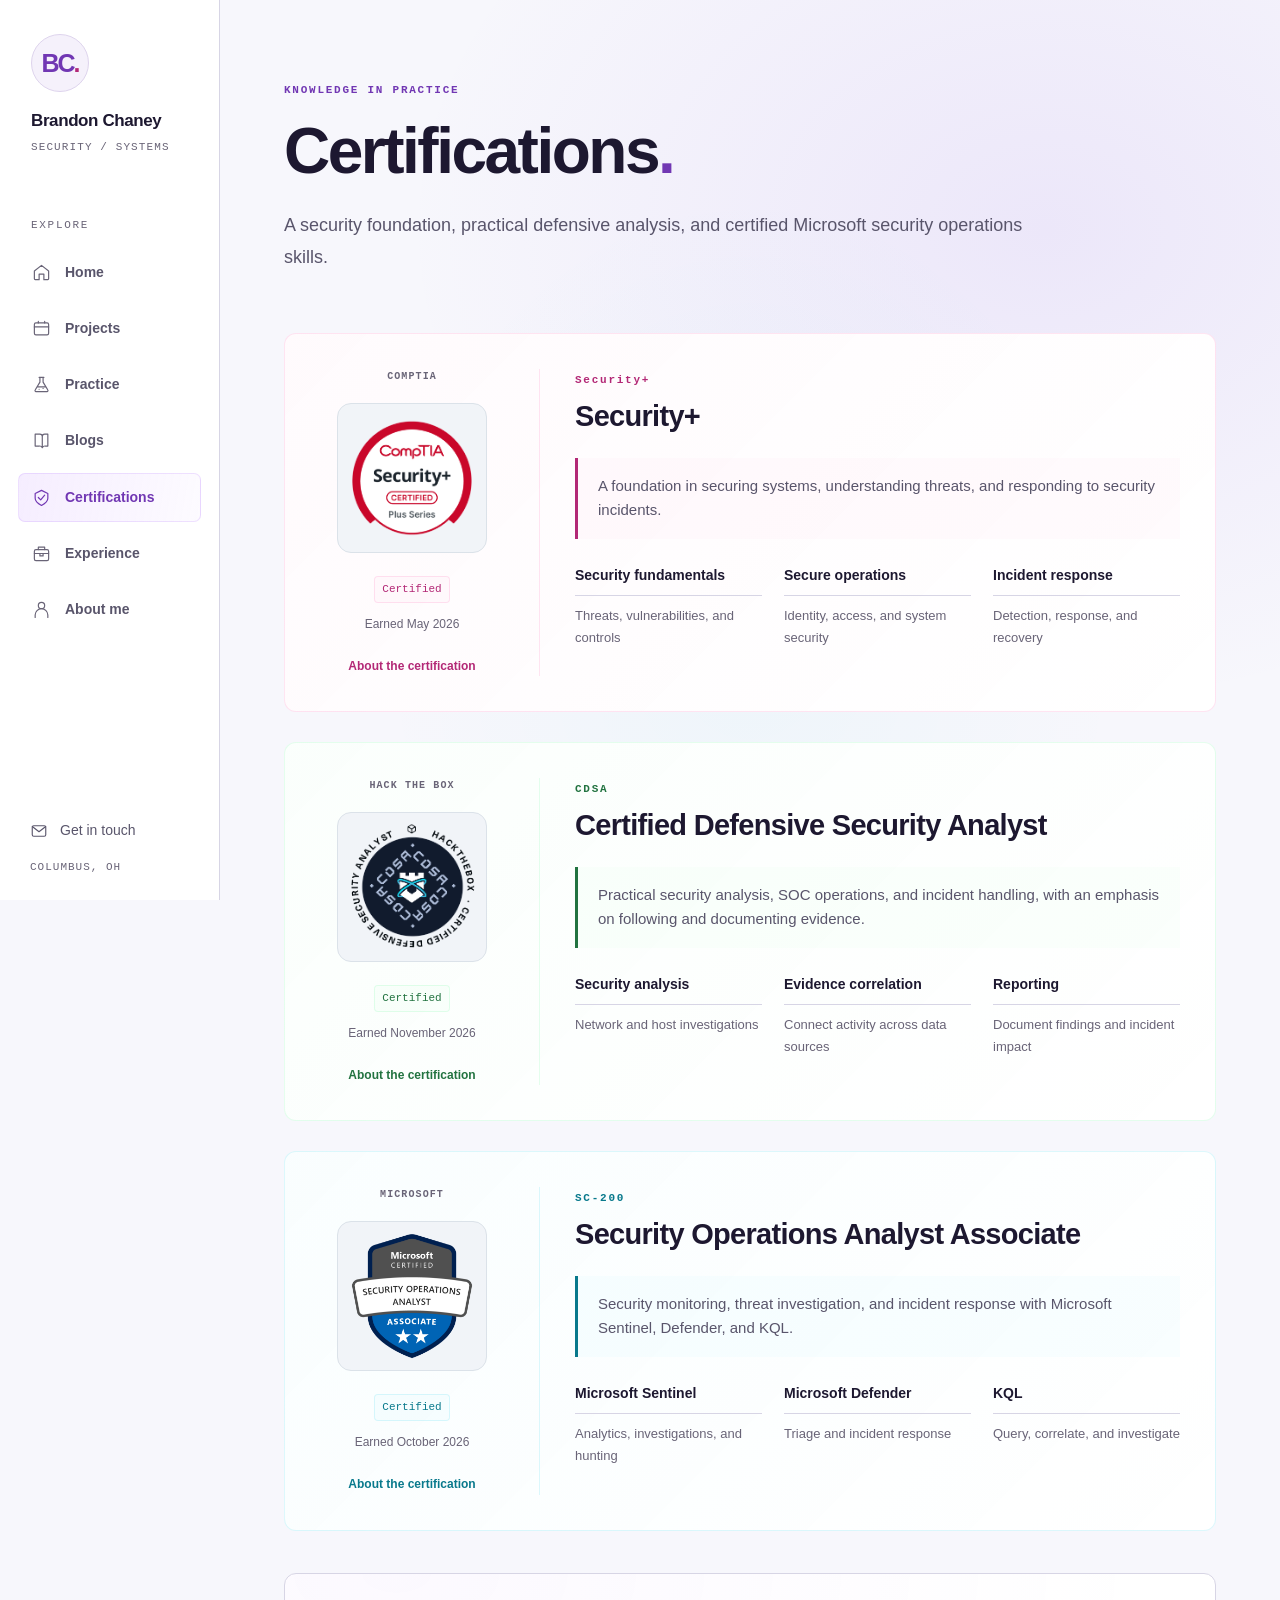
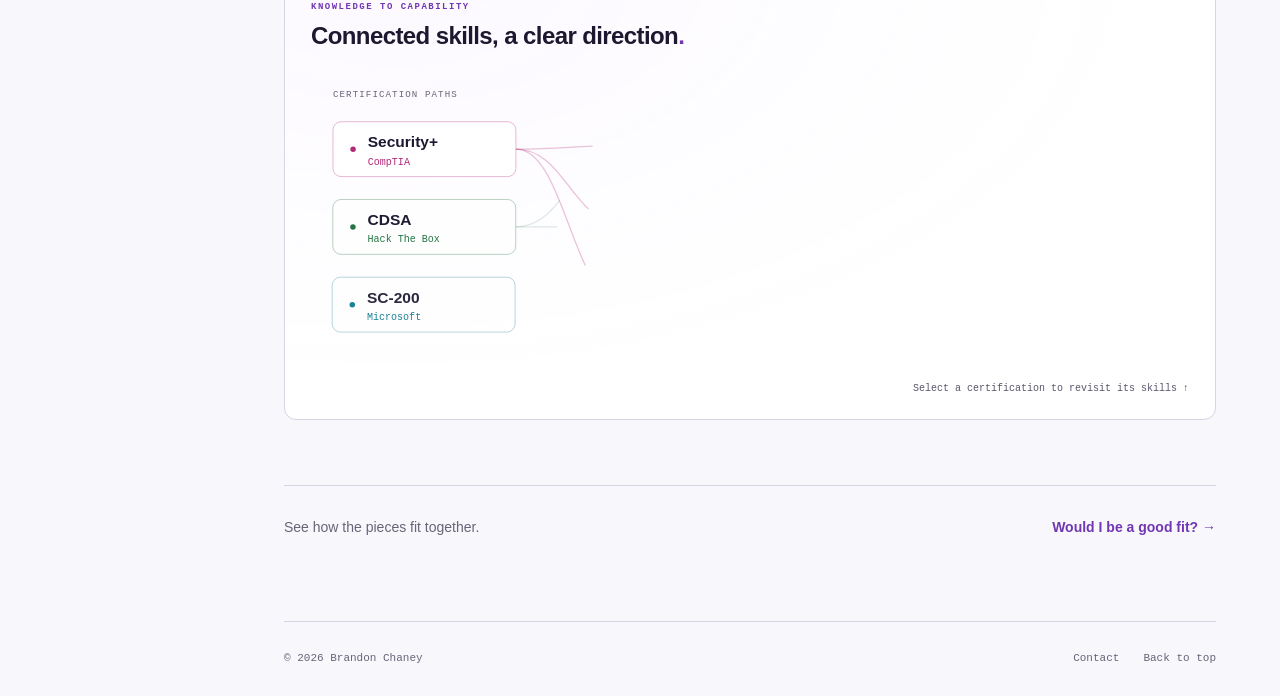
<file: certifications.html>
<!doctype html>
<html lang="en" data-theme="light">
<head>
 <meta charset="utf-8"><meta name="viewport" content="width=device-width, initial-scale=1">
 <meta name="theme-color" content="#f7f7fc"><meta name="description" content="Brandon Chaney’s certifications: CompTIA Security+, Hack The Box CDSA, and Microsoft SC-200.">
 <title>Certifications | Brandon Chaney</title>
 <link rel="icon" type="image/svg+xml" href="assets/favicon.svg?v=20261023"><link rel="stylesheet" href="style.css?v=20261024">
 <script src="content.js" defer></script><script src="script.js?v=20261023" defer></script>
 <script src="page-motion.js?v=20261019f" defer></script>
</head>
<body id="top"><script src="pointer.js?v=20261019"></script>
 <a class="skip-link" href="#main">Skip to content</a>
 <aside class="site-rail" aria-label="Site navigation">
  <a class="rail-brand" href="index.html"><span class="brand-mark">BC<span>.</span></span><span class="brand-name">Brandon Chaney<small>SECURITY / SYSTEMS</small></span></a>
  <p class="rail-label">EXPLORE</p><nav class="nav-links" aria-label="Main navigation"><a href="index.html"><svg viewBox="0 0 24 24" fill="none" stroke="currentColor" stroke-width="1.5" stroke-linecap="round" stroke-linejoin="round" aria-hidden="true"><path d="m3 10 9-7 9 7v10a1 1 0 0 1-1 1h-5v-7H9v7H4a1 1 0 0 1-1-1z"/></svg><span>Home</span></a><a href="projects.html"><svg viewBox="0 0 24 24" fill="none" stroke="currentColor" stroke-width="1.5" stroke-linecap="round" stroke-linejoin="round" aria-hidden="true"><rect x="3" y="5" width="18" height="15" rx="2"/><path d="M3 10h18M8 5V3m8 2V3"/></svg><span>Projects</span></a><a href="practice.html"><svg viewBox="0 0 24 24" fill="none" stroke="currentColor" stroke-width="1.5" stroke-linecap="round" stroke-linejoin="round" aria-hidden="true"><path d="M9 3h6m-5 0v6L4 19a1.3 1.3 0 0 0 1 2h14a1.3 1.3 0 0 0 1-2L14 9V3M7 15h10"/><path d="M9 18h.01M14 17h.01"/></svg><span>Practice</span></a><a href="blogs.html"><svg viewBox="0 0 24 24" fill="none" stroke="currentColor" stroke-width="1.5" stroke-linecap="round" stroke-linejoin="round" aria-hidden="true"><path d="M4 4h6a3 3 0 0 1 3 3v14a4 4 0 0 0-4-2H4zM13 7a3 3 0 0 1 3-3h4v15h-3a4 4 0 0 0-4 2"/></svg><span>Blogs</span></a><a href="certifications.html" class="active" aria-current="page"><svg viewBox="0 0 24 24" fill="none" stroke="currentColor" stroke-width="1.5" stroke-linecap="round" stroke-linejoin="round" aria-hidden="true"><path d="m12 3 8 4v6c0 4-4 7-8 9-4-2-8-5-8-9V7z"/><path d="m8 12 3 3 5-6"/></svg><span>Certifications</span></a><a href="experience.html"><svg viewBox="0 0 24 24" fill="none" stroke="currentColor" stroke-width="1.5" stroke-linecap="round" stroke-linejoin="round" aria-hidden="true"><rect x="3" y="7" width="18" height="14" rx="2"/><path d="M8 7V4h8v3M3 12h18m-11 0v3h4v-3"/></svg><span>Experience</span></a><a href="about.html"><svg viewBox="0 0 24 24" fill="none" stroke="currentColor" stroke-width="1.5" stroke-linecap="round" stroke-linejoin="round" aria-hidden="true"><circle cx="12" cy="7" r="4"/><path d="M4 22v-3a8 8 0 0 1 16 0v3"/></svg><span>About me</span></a></nav>
  <div class="rail-bottom"><a class="rail-contact" href="contact.html"><svg viewBox="0 0 24 24" fill="none" stroke="currentColor" stroke-width="1.5" stroke-linecap="round" stroke-linejoin="round" aria-hidden="true"><rect x="3" y="5" width="18" height="14" rx="2"/><path d="m3 6 9 7 9-7"/></svg>Get in touch</a><span class="rail-note">COLUMBUS, OH</span></div>
 </aside>
 <header class="mobile-bar"><a href="index.html" class="mobile-brand">BC<span>.</span></a><span class="mobile-title">Brandon Chaney</span><button class="menu-toggle" aria-expanded="false" aria-controls="mobile-nav" aria-label="Open navigation"><span></span><span></span></button><nav id="mobile-nav" class="mobile-nav" aria-label="Mobile navigation" hidden><a href="index.html"><svg viewBox="0 0 24 24" fill="none" stroke="currentColor" stroke-width="1.5" stroke-linecap="round" stroke-linejoin="round" aria-hidden="true"><path d="m3 10 9-7 9 7v10a1 1 0 0 1-1 1h-5v-7H9v7H4a1 1 0 0 1-1-1z"/></svg><span>Home</span></a><a href="projects.html"><svg viewBox="0 0 24 24" fill="none" stroke="currentColor" stroke-width="1.5" stroke-linecap="round" stroke-linejoin="round" aria-hidden="true"><rect x="3" y="5" width="18" height="15" rx="2"/><path d="M3 10h18M8 5V3m8 2V3"/></svg><span>Projects</span></a><a href="practice.html"><svg viewBox="0 0 24 24" fill="none" stroke="currentColor" stroke-width="1.5" stroke-linecap="round" stroke-linejoin="round" aria-hidden="true"><path d="M9 3h6m-5 0v6L4 19a1.3 1.3 0 0 0 1 2h14a1.3 1.3 0 0 0 1-2L14 9V3M7 15h10"/><path d="M9 18h.01M14 17h.01"/></svg><span>Practice</span></a><a href="blogs.html"><svg viewBox="0 0 24 24" fill="none" stroke="currentColor" stroke-width="1.5" stroke-linecap="round" stroke-linejoin="round" aria-hidden="true"><path d="M4 4h6a3 3 0 0 1 3 3v14a4 4 0 0 0-4-2H4zM13 7a3 3 0 0 1 3-3h4v15h-3a4 4 0 0 0-4 2"/></svg><span>Blogs</span></a><a href="certifications.html" class="active" aria-current="page"><svg viewBox="0 0 24 24" fill="none" stroke="currentColor" stroke-width="1.5" stroke-linecap="round" stroke-linejoin="round" aria-hidden="true"><path d="m12 3 8 4v6c0 4-4 7-8 9-4-2-8-5-8-9V7z"/><path d="m8 12 3 3 5-6"/></svg><span>Certifications</span></a><a href="experience.html"><svg viewBox="0 0 24 24" fill="none" stroke="currentColor" stroke-width="1.5" stroke-linecap="round" stroke-linejoin="round" aria-hidden="true"><rect x="3" y="7" width="18" height="14" rx="2"/><path d="M8 7V4h8v3M3 12h18m-11 0v3h4v-3"/></svg><span>Experience</span></a><a href="about.html"><svg viewBox="0 0 24 24" fill="none" stroke="currentColor" stroke-width="1.5" stroke-linecap="round" stroke-linejoin="round" aria-hidden="true"><circle cx="12" cy="7" r="4"/><path d="M4 22v-3a8 8 0 0 1 16 0v3"/></svg><span>About me</span></a><a href="contact.html"><svg viewBox="0 0 24 24" fill="none" stroke="currentColor" stroke-width="1.5" stroke-linecap="round" stroke-linejoin="round" aria-hidden="true"><rect x="3" y="5" width="18" height="14" rx="2"/><path d="m3 6 9 7 9-7"/></svg><span>Contact</span></a></nav></header>
 <main id="main" tabindex="-1"><div class="page-shell"><header class="page-header"><p class="eyebrow">KNOWLEDGE IN PRACTICE</p><h1>Certifications<span class="accent">.</span></h1><p class="page-description">A security foundation, practical defensive analysis, and certified Microsoft security operations skills.</p></header><div class="cert-list"><article id="security-plus" class="cert-detail tone-pink"><div class="cert-identity"><p class="card-category">CompTIA</p><div class="cert-monogram cert-image"><img src="assets/security-plus.png" width="150" height="150" alt="Security+ certification badge"></div><span class="status">Certified</span><p class="cert-date">Earned May 2026</p><a class="text-link" href="https://www.comptia.org/en-us/certifications/security/" target="_blank" rel="noopener noreferrer">About the certification</a></div><div class="cert-content"><p class="eyebrow">Security+</p><h2>Security+</h2><p class="cert-summary">A foundation in securing systems, understanding threats, and responding to security incidents.</p><div class="cert-skills"><div><h3>Security fundamentals</h3><p>Threats, vulnerabilities, and controls</p></div><div><h3>Secure operations</h3><p>Identity, access, and system security</p></div><div><h3>Incident response</h3><p>Detection, response, and recovery</p></div></div></div></article><article id="cdsa" class="cert-detail tone-green"><div class="cert-identity"><p class="card-category">Hack The Box</p><div class="cert-monogram cert-image"><img src="assets/cdsa.png" width="150" height="150" alt="CDSA certification badge"></div><span class="status">Certified</span><p class="cert-date">Earned November 2026</p><a class="text-link" href="https://academy.hackthebox.com/preview/certifications/htb-certified-defensive-security-analyst" target="_blank" rel="noopener noreferrer">About the certification</a></div><div class="cert-content"><p class="eyebrow">CDSA</p><h2>Certified Defensive Security Analyst</h2><p class="cert-summary">Practical security analysis, SOC operations, and incident handling, with an emphasis on following and documenting evidence.</p><div class="cert-skills"><div><h3>Security analysis</h3><p>Network and host investigations</p></div><div><h3>Evidence correlation</h3><p>Connect activity across data sources</p></div><div><h3>Reporting</h3><p>Document findings and incident impact</p></div></div></div></article><article id="sc-200" class="cert-detail tone-cyan"><div class="cert-identity"><p class="card-category">Microsoft</p><div class="cert-monogram cert-image"><img src="assets/sc200.png" width="150" height="150" alt="SC-200 certification badge"></div><span class="status">Certified</span><p class="cert-date">Earned October 2026</p><a class="text-link" href="https://learn.microsoft.com/en-us/credentials/certifications/security-operations-analyst/" target="_blank" rel="noopener noreferrer">About the certification</a></div><div class="cert-content"><p class="eyebrow">SC-200</p><h2>Security Operations Analyst Associate</h2><p class="cert-summary">Security monitoring, threat investigation, and incident response with Microsoft Sentinel, Defender, and KQL.</p><div class="cert-skills"><div><h3>Microsoft Sentinel</h3><p>Analytics, investigations, and hunting</p></div><div><h3>Microsoft Defender</h3><p>Triage and incident response</p></div><div><h3>KQL</h3><p>Query, correlate, and investigate</p></div></div></div></article></div><section class="capability-map" id="capability-map" aria-labelledby="capability-title">
 <header><p class="graph-kicker">KNOWLEDGE TO CAPABILITY</p><h2 id="capability-title">Connected skills, a clear direction<span class="accent">.</span></h2></header>
 <div class="capability-map-stage"><svg class="capability-diagram" viewBox="0 0 960 305" role="group" aria-labelledby="capability-svg-title capability-svg-desc">
 <title id="capability-svg-title">Certification paths, capabilities, and direction</title><desc id="capability-svg-desc">Security+ connects to detection, investigation, and cloud and identity fundamentals. CDSA connects to detection and investigation. SC-200 connects to detection, investigation, and cloud-focused security. Together these areas lead toward security operations, incident response, and cloud-focused defense. Select a certification to revisit its skills and current status.</desc>
 <g class="capability-column-labels" aria-hidden="true"><text x="24" y="23">CERTIFICATION PATHS</text><text x="340" y="23">CAPABILITY AREAS</text><text x="690" y="23">DIRECTION</text></g>
 <g class="capability-connections" fill="none" aria-hidden="true"><path class="capability-wire capability-wire-pink" d="M224 80 C278 80 286 76 340 76"/><path class="capability-wire capability-wire-pink" d="M224 80 C278 80 286 161 340 161"/><path class="capability-wire capability-wire-pink" d="M224 80 C278 80 286 246 340 246"/><path class="capability-wire capability-wire-green" d="M224 165 C278 165 286 80 340 80"/><path class="capability-wire capability-wire-green" d="M224 165 C278 165 286 165 340 165"/><path class="capability-wire capability-wire-cyan" d="M224 250 C278 250 286 84 340 84"/><path class="capability-wire capability-wire-cyan" d="M224 250 C278 250 286 169 340 169"/><path class="capability-wire capability-wire-cyan" d="M224 250 C278 250 286 254 340 254"/><path class="capability-direction-wire" d="M600 80H676m-6-5 6 5-6 5"/><path class="capability-direction-wire" d="M600 165H676m-6-5 6 5-6 5"/><path class="capability-direction-wire" d="M600 250H676m-6-5 6 5-6 5"/></g><a class="capability-source capability-source-pink" href="#security-plus"><rect x="24" y="50" width="200" height="60" rx="9"/><circle cx="46" cy="80" r="3"/><text class="capability-cert-name" x="62" y="78">Security+</text><text class="capability-cert-issuer" x="62" y="97">CompTIA</text></a><a class="capability-source capability-source-green" href="#cdsa"><rect x="24" y="135" width="200" height="60" rx="9"/><circle cx="46" cy="165" r="3"/><text class="capability-cert-name" x="62" y="163">CDSA</text><text class="capability-cert-issuer" x="62" y="182">Hack The Box</text></a><a class="capability-source capability-source-cyan" href="#sc-200"><rect x="24" y="220" width="200" height="60" rx="9"/><circle cx="46" cy="250" r="3"/><text class="capability-cert-name" x="62" y="248">SC-200</text><text class="capability-cert-issuer" x="62" y="267">Microsoft</text></a><g class="capability-area"><rect x="340" y="50" width="260" height="60" rx="9"/><text class="capability-main-label" x="360" y="78">Detection &amp; monitoring</text><text class="capability-sub-label" x="360" y="97">Read signals · spot anomalies</text></g><g class="capability-direction"><rect x="690" y="50" width="242" height="60" rx="9"/><text class="capability-main-label" x="710" y="78">Security operations</text><text class="capability-sub-label" x="710" y="97">Alert triage &amp; defense</text></g><g class="capability-area"><rect x="340" y="135" width="260" height="60" rx="9"/><text class="capability-main-label" x="360" y="163">Investigation &amp; response</text><text class="capability-sub-label" x="360" y="182">Correlate evidence · explain impact</text></g><g class="capability-direction"><rect x="690" y="135" width="242" height="60" rx="9"/><text class="capability-main-label" x="710" y="163">Incident response</text><text class="capability-sub-label" x="710" y="182">Evidence to containment</text></g><g class="capability-area"><rect x="340" y="220" width="260" height="60" rx="9"/><text class="capability-main-label" x="360" y="248">Cloud &amp; identity</text><text class="capability-sub-label" x="360" y="267">Understand access · secure systems</text></g><g class="capability-direction"><rect x="690" y="220" width="242" height="60" rx="9"/><text class="capability-main-label" x="710" y="248">Cloud-focused defense</text><text class="capability-sub-label" x="710" y="267">Protect cloud environments</text></g></svg></div><footer><span class="capability-map-hint"><span class="graph-swipe-hint">Swipe to explore · </span>Select a certification to revisit its skills <span aria-hidden="true">↑</span></span></footer></section><div class="page-end"><p>See how the pieces fit together.</p><a class="text-link" href="about.html#faq">Would I be a good fit? <span aria-hidden="true">→</span></a></div></div>
 <footer class="site-footer"><span>© <span data-year>2026</span> Brandon Chaney</span><div><a href="contact.html">Contact</a><a href="#top">Back to top</a></div></footer></main>
</body></html>
</file>
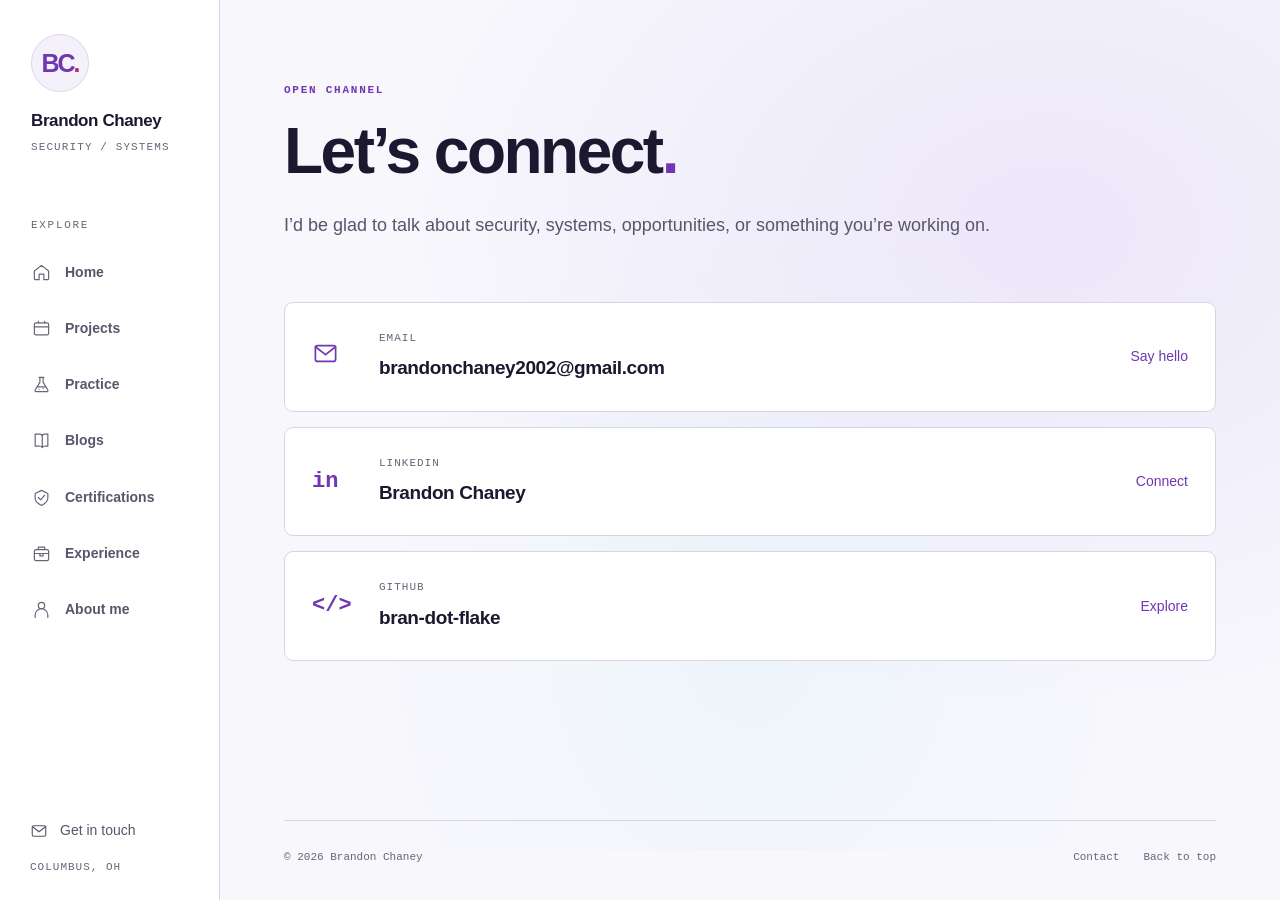
<file: contact.html>
<!doctype html>
<html lang="en" data-theme="light">
<head>
 <meta charset="utf-8"><meta name="viewport" content="width=device-width, initial-scale=1">
 <meta name="theme-color" content="#f7f7fc"><meta name="description" content="Contact Brandon Chaney by email, LinkedIn, or GitHub.">
 <title>Contact | Brandon Chaney</title>
 <link rel="icon" type="image/svg+xml" href="assets/favicon.svg?v=20261023"><link rel="stylesheet" href="style.css?v=20261024">
 <script src="content.js" defer></script><script src="script.js?v=20261023" defer></script>
</head>
<body id="top"><script src="pointer.js?v=20261019"></script>
 <a class="skip-link" href="#main">Skip to content</a>
 <aside class="site-rail" aria-label="Site navigation">
  <a class="rail-brand" href="index.html"><span class="brand-mark">BC<span>.</span></span><span class="brand-name">Brandon Chaney<small>SECURITY / SYSTEMS</small></span></a>
  <p class="rail-label">EXPLORE</p><nav class="nav-links" aria-label="Main navigation"><a href="index.html"><svg viewBox="0 0 24 24" fill="none" stroke="currentColor" stroke-width="1.5" stroke-linecap="round" stroke-linejoin="round" aria-hidden="true"><path d="m3 10 9-7 9 7v10a1 1 0 0 1-1 1h-5v-7H9v7H4a1 1 0 0 1-1-1z"/></svg><span>Home</span></a><a href="projects.html"><svg viewBox="0 0 24 24" fill="none" stroke="currentColor" stroke-width="1.5" stroke-linecap="round" stroke-linejoin="round" aria-hidden="true"><rect x="3" y="5" width="18" height="15" rx="2"/><path d="M3 10h18M8 5V3m8 2V3"/></svg><span>Projects</span></a><a href="practice.html"><svg viewBox="0 0 24 24" fill="none" stroke="currentColor" stroke-width="1.5" stroke-linecap="round" stroke-linejoin="round" aria-hidden="true"><path d="M9 3h6m-5 0v6L4 19a1.3 1.3 0 0 0 1 2h14a1.3 1.3 0 0 0 1-2L14 9V3M7 15h10"/><path d="M9 18h.01M14 17h.01"/></svg><span>Practice</span></a><a href="blogs.html"><svg viewBox="0 0 24 24" fill="none" stroke="currentColor" stroke-width="1.5" stroke-linecap="round" stroke-linejoin="round" aria-hidden="true"><path d="M4 4h6a3 3 0 0 1 3 3v14a4 4 0 0 0-4-2H4zM13 7a3 3 0 0 1 3-3h4v15h-3a4 4 0 0 0-4 2"/></svg><span>Blogs</span></a><a href="certifications.html"><svg viewBox="0 0 24 24" fill="none" stroke="currentColor" stroke-width="1.5" stroke-linecap="round" stroke-linejoin="round" aria-hidden="true"><path d="m12 3 8 4v6c0 4-4 7-8 9-4-2-8-5-8-9V7z"/><path d="m8 12 3 3 5-6"/></svg><span>Certifications</span></a><a href="experience.html"><svg viewBox="0 0 24 24" fill="none" stroke="currentColor" stroke-width="1.5" stroke-linecap="round" stroke-linejoin="round" aria-hidden="true"><rect x="3" y="7" width="18" height="14" rx="2"/><path d="M8 7V4h8v3M3 12h18m-11 0v3h4v-3"/></svg><span>Experience</span></a><a href="about.html"><svg viewBox="0 0 24 24" fill="none" stroke="currentColor" stroke-width="1.5" stroke-linecap="round" stroke-linejoin="round" aria-hidden="true"><circle cx="12" cy="7" r="4"/><path d="M4 22v-3a8 8 0 0 1 16 0v3"/></svg><span>About me</span></a></nav>
  <div class="rail-bottom"><a class="rail-contact" href="contact.html"><svg viewBox="0 0 24 24" fill="none" stroke="currentColor" stroke-width="1.5" stroke-linecap="round" stroke-linejoin="round" aria-hidden="true"><rect x="3" y="5" width="18" height="14" rx="2"/><path d="m3 6 9 7 9-7"/></svg>Get in touch</a><span class="rail-note">COLUMBUS, OH</span></div>
 </aside>
 <header class="mobile-bar"><a href="index.html" class="mobile-brand">BC<span>.</span></a><span class="mobile-title">Brandon Chaney</span><button class="menu-toggle" aria-expanded="false" aria-controls="mobile-nav" aria-label="Open navigation"><span></span><span></span></button><nav id="mobile-nav" class="mobile-nav" aria-label="Mobile navigation" hidden><a href="index.html"><svg viewBox="0 0 24 24" fill="none" stroke="currentColor" stroke-width="1.5" stroke-linecap="round" stroke-linejoin="round" aria-hidden="true"><path d="m3 10 9-7 9 7v10a1 1 0 0 1-1 1h-5v-7H9v7H4a1 1 0 0 1-1-1z"/></svg><span>Home</span></a><a href="projects.html"><svg viewBox="0 0 24 24" fill="none" stroke="currentColor" stroke-width="1.5" stroke-linecap="round" stroke-linejoin="round" aria-hidden="true"><rect x="3" y="5" width="18" height="15" rx="2"/><path d="M3 10h18M8 5V3m8 2V3"/></svg><span>Projects</span></a><a href="practice.html"><svg viewBox="0 0 24 24" fill="none" stroke="currentColor" stroke-width="1.5" stroke-linecap="round" stroke-linejoin="round" aria-hidden="true"><path d="M9 3h6m-5 0v6L4 19a1.3 1.3 0 0 0 1 2h14a1.3 1.3 0 0 0 1-2L14 9V3M7 15h10"/><path d="M9 18h.01M14 17h.01"/></svg><span>Practice</span></a><a href="blogs.html"><svg viewBox="0 0 24 24" fill="none" stroke="currentColor" stroke-width="1.5" stroke-linecap="round" stroke-linejoin="round" aria-hidden="true"><path d="M4 4h6a3 3 0 0 1 3 3v14a4 4 0 0 0-4-2H4zM13 7a3 3 0 0 1 3-3h4v15h-3a4 4 0 0 0-4 2"/></svg><span>Blogs</span></a><a href="certifications.html"><svg viewBox="0 0 24 24" fill="none" stroke="currentColor" stroke-width="1.5" stroke-linecap="round" stroke-linejoin="round" aria-hidden="true"><path d="m12 3 8 4v6c0 4-4 7-8 9-4-2-8-5-8-9V7z"/><path d="m8 12 3 3 5-6"/></svg><span>Certifications</span></a><a href="experience.html"><svg viewBox="0 0 24 24" fill="none" stroke="currentColor" stroke-width="1.5" stroke-linecap="round" stroke-linejoin="round" aria-hidden="true"><rect x="3" y="7" width="18" height="14" rx="2"/><path d="M8 7V4h8v3M3 12h18m-11 0v3h4v-3"/></svg><span>Experience</span></a><a href="about.html"><svg viewBox="0 0 24 24" fill="none" stroke="currentColor" stroke-width="1.5" stroke-linecap="round" stroke-linejoin="round" aria-hidden="true"><circle cx="12" cy="7" r="4"/><path d="M4 22v-3a8 8 0 0 1 16 0v3"/></svg><span>About me</span></a><a href="contact.html"><svg viewBox="0 0 24 24" fill="none" stroke="currentColor" stroke-width="1.5" stroke-linecap="round" stroke-linejoin="round" aria-hidden="true"><rect x="3" y="5" width="18" height="14" rx="2"/><path d="m3 6 9 7 9-7"/></svg><span>Contact</span></a></nav></header>
 <main id="main" tabindex="-1"><div class="page-shell contact-page"><header class="page-header"><p class="eyebrow">OPEN CHANNEL</p><h1>Let’s connect<span class="accent">.</span></h1><p class="page-description">I’d be glad to talk about security, systems, opportunities, or something you’re working on.</p></header><div class="contact-list"><a href="mailto:brandonchaney2002@gmail.com"><span class="contact-icon"><svg viewBox="0 0 24 24" fill="none" stroke="currentColor" stroke-width="1.5" stroke-linecap="round" stroke-linejoin="round" aria-hidden="true"><rect x="3" y="5" width="18" height="14" rx="2"/><path d="m3 6 9 7 9-7"/></svg></span><span><small>EMAIL</small><strong>brandonchaney2002@gmail.com</strong></span><span class="contact-action">Say hello</span></a><a href="https://www.linkedin.com/in/brandonchaney/" target="_blank" rel="noopener noreferrer"><span class="contact-icon">in</span><span><small>LINKEDIN</small><strong>Brandon Chaney</strong></span><span class="contact-action">Connect</span></a><a href="https://github.com/bran-dot-flake" target="_blank" rel="noopener noreferrer"><span class="contact-icon">&lt;/&gt;</span><span><small>GITHUB</small><strong>bran-dot-flake</strong></span><span class="contact-action">Explore</span></a></div></div>
 <footer class="site-footer"><span>© <span data-year>2026</span> Brandon Chaney</span><div><a href="contact.html">Contact</a><a href="#top">Back to top</a></div></footer></main>
</body></html>
</file>
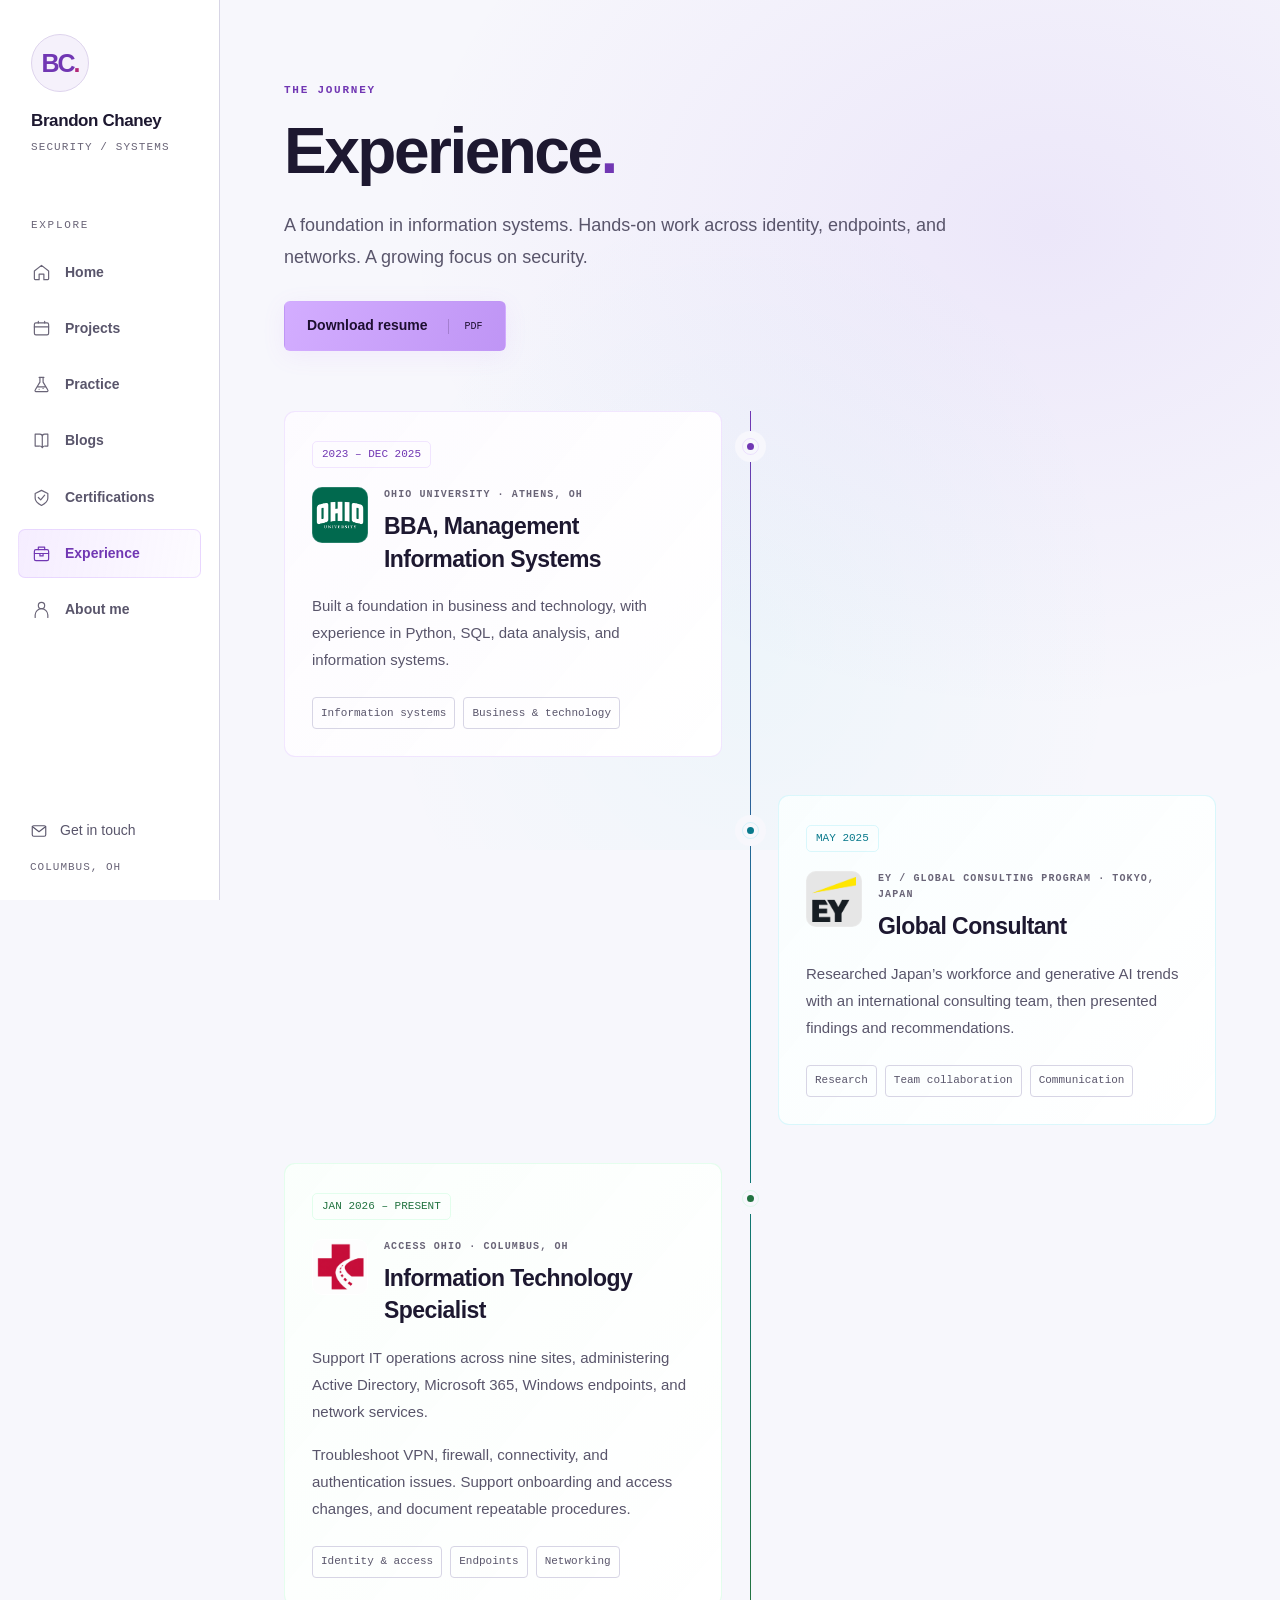
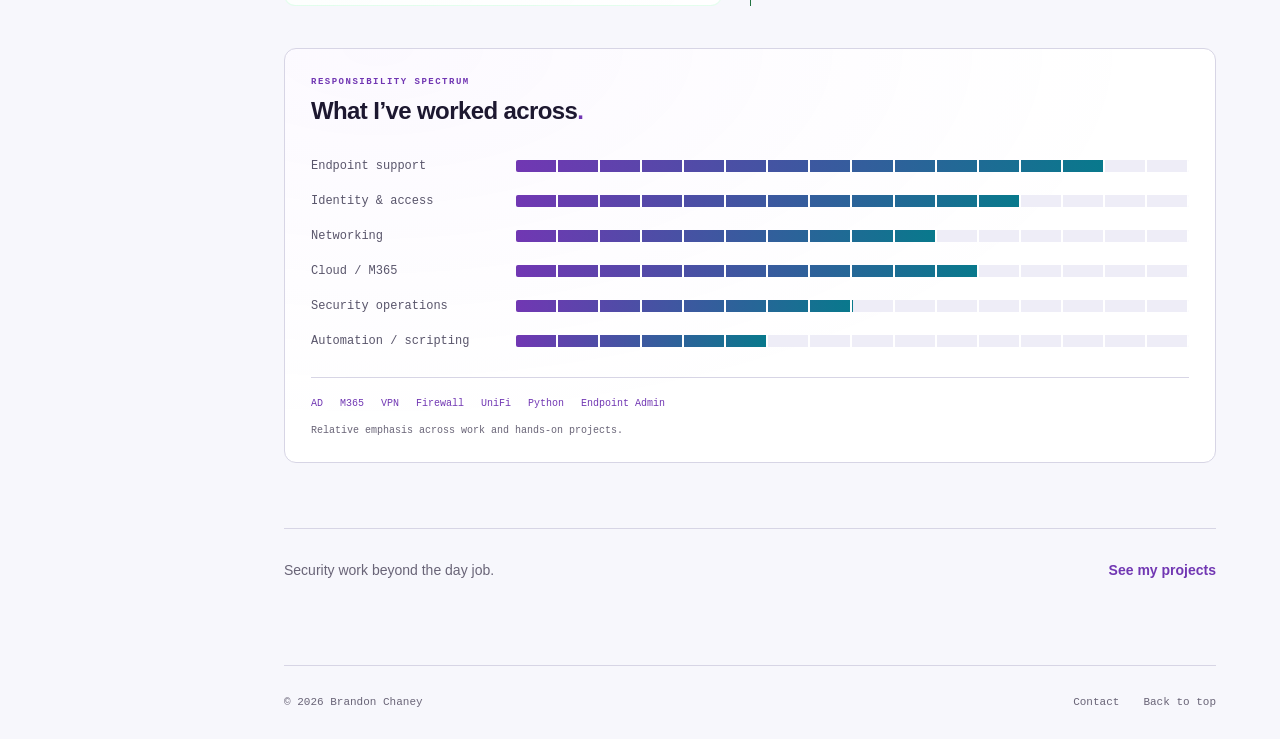
<file: experience.html>
<!doctype html>
<html lang="en" data-theme="light">
<head>
 <meta charset="utf-8"><meta name="viewport" content="width=device-width, initial-scale=1">
 <meta name="theme-color" content="#f7f7fc"><meta name="description" content="Brandon Chaney’s experience timeline, from Ohio University and global consulting to IT at Access Ohio. Download his resume.">
 <title>Experience | Brandon Chaney</title>
 <link rel="icon" type="image/svg+xml" href="assets/favicon.svg?v=20261023"><link rel="stylesheet" href="style.css?v=20261024">
 <script src="content.js" defer></script><script src="script.js?v=20261023" defer></script>
 <script src="charts.js?v=20261019b" defer></script>
 <script src="page-motion.js?v=20261019f" defer></script>
</head>
<body id="top"><script src="pointer.js?v=20261019"></script>
 <a class="skip-link" href="#main">Skip to content</a>
 <aside class="site-rail" aria-label="Site navigation">
  <a class="rail-brand" href="index.html"><span class="brand-mark">BC<span>.</span></span><span class="brand-name">Brandon Chaney<small>SECURITY / SYSTEMS</small></span></a>
  <p class="rail-label">EXPLORE</p><nav class="nav-links" aria-label="Main navigation"><a href="index.html"><svg viewBox="0 0 24 24" fill="none" stroke="currentColor" stroke-width="1.5" stroke-linecap="round" stroke-linejoin="round" aria-hidden="true"><path d="m3 10 9-7 9 7v10a1 1 0 0 1-1 1h-5v-7H9v7H4a1 1 0 0 1-1-1z"/></svg><span>Home</span></a><a href="projects.html"><svg viewBox="0 0 24 24" fill="none" stroke="currentColor" stroke-width="1.5" stroke-linecap="round" stroke-linejoin="round" aria-hidden="true"><rect x="3" y="5" width="18" height="15" rx="2"/><path d="M3 10h18M8 5V3m8 2V3"/></svg><span>Projects</span></a><a href="practice.html"><svg viewBox="0 0 24 24" fill="none" stroke="currentColor" stroke-width="1.5" stroke-linecap="round" stroke-linejoin="round" aria-hidden="true"><path d="M9 3h6m-5 0v6L4 19a1.3 1.3 0 0 0 1 2h14a1.3 1.3 0 0 0 1-2L14 9V3M7 15h10"/><path d="M9 18h.01M14 17h.01"/></svg><span>Practice</span></a><a href="blogs.html"><svg viewBox="0 0 24 24" fill="none" stroke="currentColor" stroke-width="1.5" stroke-linecap="round" stroke-linejoin="round" aria-hidden="true"><path d="M4 4h6a3 3 0 0 1 3 3v14a4 4 0 0 0-4-2H4zM13 7a3 3 0 0 1 3-3h4v15h-3a4 4 0 0 0-4 2"/></svg><span>Blogs</span></a><a href="certifications.html"><svg viewBox="0 0 24 24" fill="none" stroke="currentColor" stroke-width="1.5" stroke-linecap="round" stroke-linejoin="round" aria-hidden="true"><path d="m12 3 8 4v6c0 4-4 7-8 9-4-2-8-5-8-9V7z"/><path d="m8 12 3 3 5-6"/></svg><span>Certifications</span></a><a href="experience.html" class="active" aria-current="page"><svg viewBox="0 0 24 24" fill="none" stroke="currentColor" stroke-width="1.5" stroke-linecap="round" stroke-linejoin="round" aria-hidden="true"><rect x="3" y="7" width="18" height="14" rx="2"/><path d="M8 7V4h8v3M3 12h18m-11 0v3h4v-3"/></svg><span>Experience</span></a><a href="about.html"><svg viewBox="0 0 24 24" fill="none" stroke="currentColor" stroke-width="1.5" stroke-linecap="round" stroke-linejoin="round" aria-hidden="true"><circle cx="12" cy="7" r="4"/><path d="M4 22v-3a8 8 0 0 1 16 0v3"/></svg><span>About me</span></a></nav>
  <div class="rail-bottom"><a class="rail-contact" href="contact.html"><svg viewBox="0 0 24 24" fill="none" stroke="currentColor" stroke-width="1.5" stroke-linecap="round" stroke-linejoin="round" aria-hidden="true"><rect x="3" y="5" width="18" height="14" rx="2"/><path d="m3 6 9 7 9-7"/></svg>Get in touch</a><span class="rail-note">COLUMBUS, OH</span></div>
 </aside>
 <header class="mobile-bar"><a href="index.html" class="mobile-brand">BC<span>.</span></a><span class="mobile-title">Brandon Chaney</span><button class="menu-toggle" aria-expanded="false" aria-controls="mobile-nav" aria-label="Open navigation"><span></span><span></span></button><nav id="mobile-nav" class="mobile-nav" aria-label="Mobile navigation" hidden><a href="index.html"><svg viewBox="0 0 24 24" fill="none" stroke="currentColor" stroke-width="1.5" stroke-linecap="round" stroke-linejoin="round" aria-hidden="true"><path d="m3 10 9-7 9 7v10a1 1 0 0 1-1 1h-5v-7H9v7H4a1 1 0 0 1-1-1z"/></svg><span>Home</span></a><a href="projects.html"><svg viewBox="0 0 24 24" fill="none" stroke="currentColor" stroke-width="1.5" stroke-linecap="round" stroke-linejoin="round" aria-hidden="true"><rect x="3" y="5" width="18" height="15" rx="2"/><path d="M3 10h18M8 5V3m8 2V3"/></svg><span>Projects</span></a><a href="practice.html"><svg viewBox="0 0 24 24" fill="none" stroke="currentColor" stroke-width="1.5" stroke-linecap="round" stroke-linejoin="round" aria-hidden="true"><path d="M9 3h6m-5 0v6L4 19a1.3 1.3 0 0 0 1 2h14a1.3 1.3 0 0 0 1-2L14 9V3M7 15h10"/><path d="M9 18h.01M14 17h.01"/></svg><span>Practice</span></a><a href="blogs.html"><svg viewBox="0 0 24 24" fill="none" stroke="currentColor" stroke-width="1.5" stroke-linecap="round" stroke-linejoin="round" aria-hidden="true"><path d="M4 4h6a3 3 0 0 1 3 3v14a4 4 0 0 0-4-2H4zM13 7a3 3 0 0 1 3-3h4v15h-3a4 4 0 0 0-4 2"/></svg><span>Blogs</span></a><a href="certifications.html"><svg viewBox="0 0 24 24" fill="none" stroke="currentColor" stroke-width="1.5" stroke-linecap="round" stroke-linejoin="round" aria-hidden="true"><path d="m12 3 8 4v6c0 4-4 7-8 9-4-2-8-5-8-9V7z"/><path d="m8 12 3 3 5-6"/></svg><span>Certifications</span></a><a href="experience.html" class="active" aria-current="page"><svg viewBox="0 0 24 24" fill="none" stroke="currentColor" stroke-width="1.5" stroke-linecap="round" stroke-linejoin="round" aria-hidden="true"><rect x="3" y="7" width="18" height="14" rx="2"/><path d="M8 7V4h8v3M3 12h18m-11 0v3h4v-3"/></svg><span>Experience</span></a><a href="about.html"><svg viewBox="0 0 24 24" fill="none" stroke="currentColor" stroke-width="1.5" stroke-linecap="round" stroke-linejoin="round" aria-hidden="true"><circle cx="12" cy="7" r="4"/><path d="M4 22v-3a8 8 0 0 1 16 0v3"/></svg><span>About me</span></a><a href="contact.html"><svg viewBox="0 0 24 24" fill="none" stroke="currentColor" stroke-width="1.5" stroke-linecap="round" stroke-linejoin="round" aria-hidden="true"><rect x="3" y="5" width="18" height="14" rx="2"/><path d="m3 6 9 7 9-7"/></svg><span>Contact</span></a></nav></header>
 <main id="main" tabindex="-1"><div class="page-shell"><header class="page-header"><p class="eyebrow">THE JOURNEY</p><h1>Experience<span class="accent">.</span></h1><p class="page-description">A foundation in information systems. Hands-on work across identity, endpoints, and networks. A growing focus on security.</p><a class="button button-primary resume-download" href="assets/Brandon_Chaney_Resume.pdf" download="Brandon_Chaney_Resume.pdf">Download resume <span>PDF</span></a></header><ol class="timeline"><li class="timeline-entry tone-purple"><span class="timeline-node" aria-hidden="true"></span><article class="timeline-card"><p class="timeline-date">2023 – DEC 2025</p><div class="timeline-identity"><span class="company-logo logo-ohio-university" aria-hidden="true"><img src="assets/ohio-university.jpg" width="56" height="56" alt="" loading="lazy"></span><div><p class="card-category">OHIO UNIVERSITY · ATHENS, OH</p><h2>BBA, Management Information Systems</h2></div></div><p>Built a foundation in business and technology, with experience in Python, SQL, data analysis, and information systems.</p><div class="tags"><span>Information systems</span><span>Business & technology</span></div></article></li><li class="timeline-entry tone-cyan"><span class="timeline-node" aria-hidden="true"></span><article class="timeline-card"><p class="timeline-date">MAY 2025</p><div class="timeline-identity"><span class="company-logo logo-ey" aria-hidden="true"><img src="assets/ey.png" width="56" height="56" alt="" loading="lazy"></span><div><p class="card-category">EY / GLOBAL CONSULTING PROGRAM · TOKYO, JAPAN</p><h2>Global Consultant</h2></div></div><p>Researched Japan’s workforce and generative AI trends with an international consulting team, then presented findings and recommendations.</p><div class="tags"><span>Research</span><span>Team collaboration</span><span>Communication</span></div></article></li><li class="timeline-entry tone-green"><span class="timeline-node" aria-hidden="true"></span><article class="timeline-card"><p class="timeline-date">JAN 2026 – PRESENT</p><div class="timeline-identity"><span class="company-logo logo-access-ohio" aria-hidden="true"><img src="assets/access-ohio.png" width="56" height="56" alt="" loading="lazy"></span><div><p class="card-category">ACCESS OHIO · COLUMBUS, OH</p><h2>Information Technology Specialist</h2></div></div><p>Support IT operations across nine sites, administering Active Directory, Microsoft 365, Windows endpoints, and network services.</p><p>Troubleshoot VPN, firewall, connectivity, and authentication issues. Support onboarding and access changes, and document repeatable procedures.</p><div class="tags"><span>Identity & access</span><span>Endpoints</span><span>Networking</span></div></article></li></ol><section class="responsibility-spectrum" id="responsibility-spectrum" aria-labelledby="responsibility-title"><header><p class="graph-kicker">RESPONSIBILITY SPECTRUM</p><h2 id="responsibility-title">What I’ve worked across<span class="accent">.</span></h2></header><ul class="responsibility-rows"><li><span class="responsibility-label">Endpoint support<span class="sr-only"> — Primary work area</span></span><span class="responsibility-track" aria-hidden="true"><span class="responsibility-fill" style="--reach:14"></span></span></li><li><span class="responsibility-label">Identity & access<span class="sr-only"> — Core work area</span></span><span class="responsibility-track" aria-hidden="true"><span class="responsibility-fill" style="--reach:12"></span></span></li><li><span class="responsibility-label">Networking<span class="sr-only"> — Core work area</span></span><span class="responsibility-track" aria-hidden="true"><span class="responsibility-fill" style="--reach:10"></span></span></li><li><span class="responsibility-label">Cloud / M365<span class="sr-only"> — Core work area</span></span><span class="responsibility-track" aria-hidden="true"><span class="responsibility-fill" style="--reach:11"></span></span></li><li><span class="responsibility-label">Security operations<span class="sr-only"> — Projects and labs</span></span><span class="responsibility-track" aria-hidden="true"><span class="responsibility-fill" style="--reach:8"></span></span></li><li><span class="responsibility-label">Automation / scripting<span class="sr-only"> — Work and projects</span></span><span class="responsibility-track" aria-hidden="true"><span class="responsibility-fill" style="--reach:6"></span></span></li></ul><footer><div class="responsibility-tools" aria-label="Tools used"><span>AD</span><span>M365</span><span>VPN</span><span>Firewall</span><span>UniFi</span><span>Python</span><span>Endpoint Admin</span></div><p>Relative emphasis across work and hands-on projects.</p></footer></section><div class="page-end"><p>Security work beyond the day job.</p><a class="text-link" href="projects.html">See my projects</a></div></div>
 <footer class="site-footer"><span>© <span data-year>2026</span> Brandon Chaney</span><div><a href="contact.html">Contact</a><a href="#top">Back to top</a></div></footer></main>
</body></html>
</file>
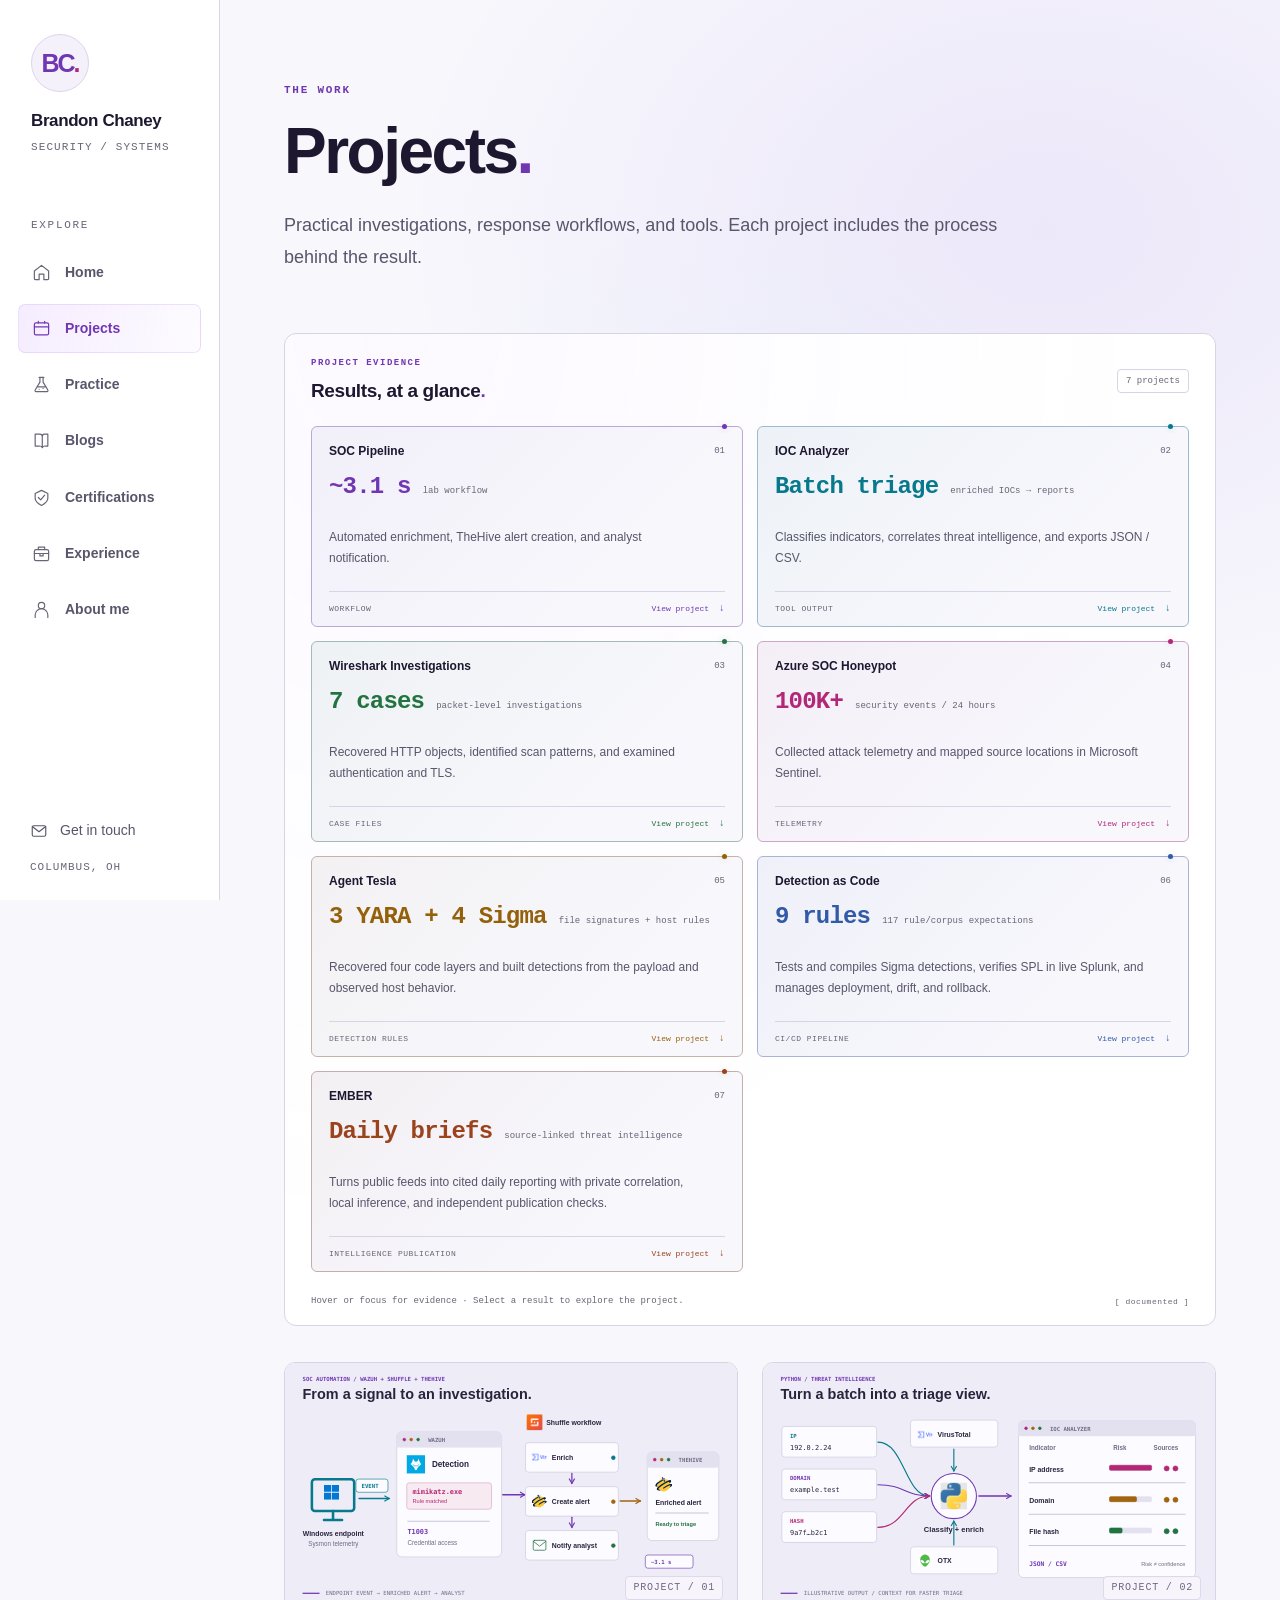
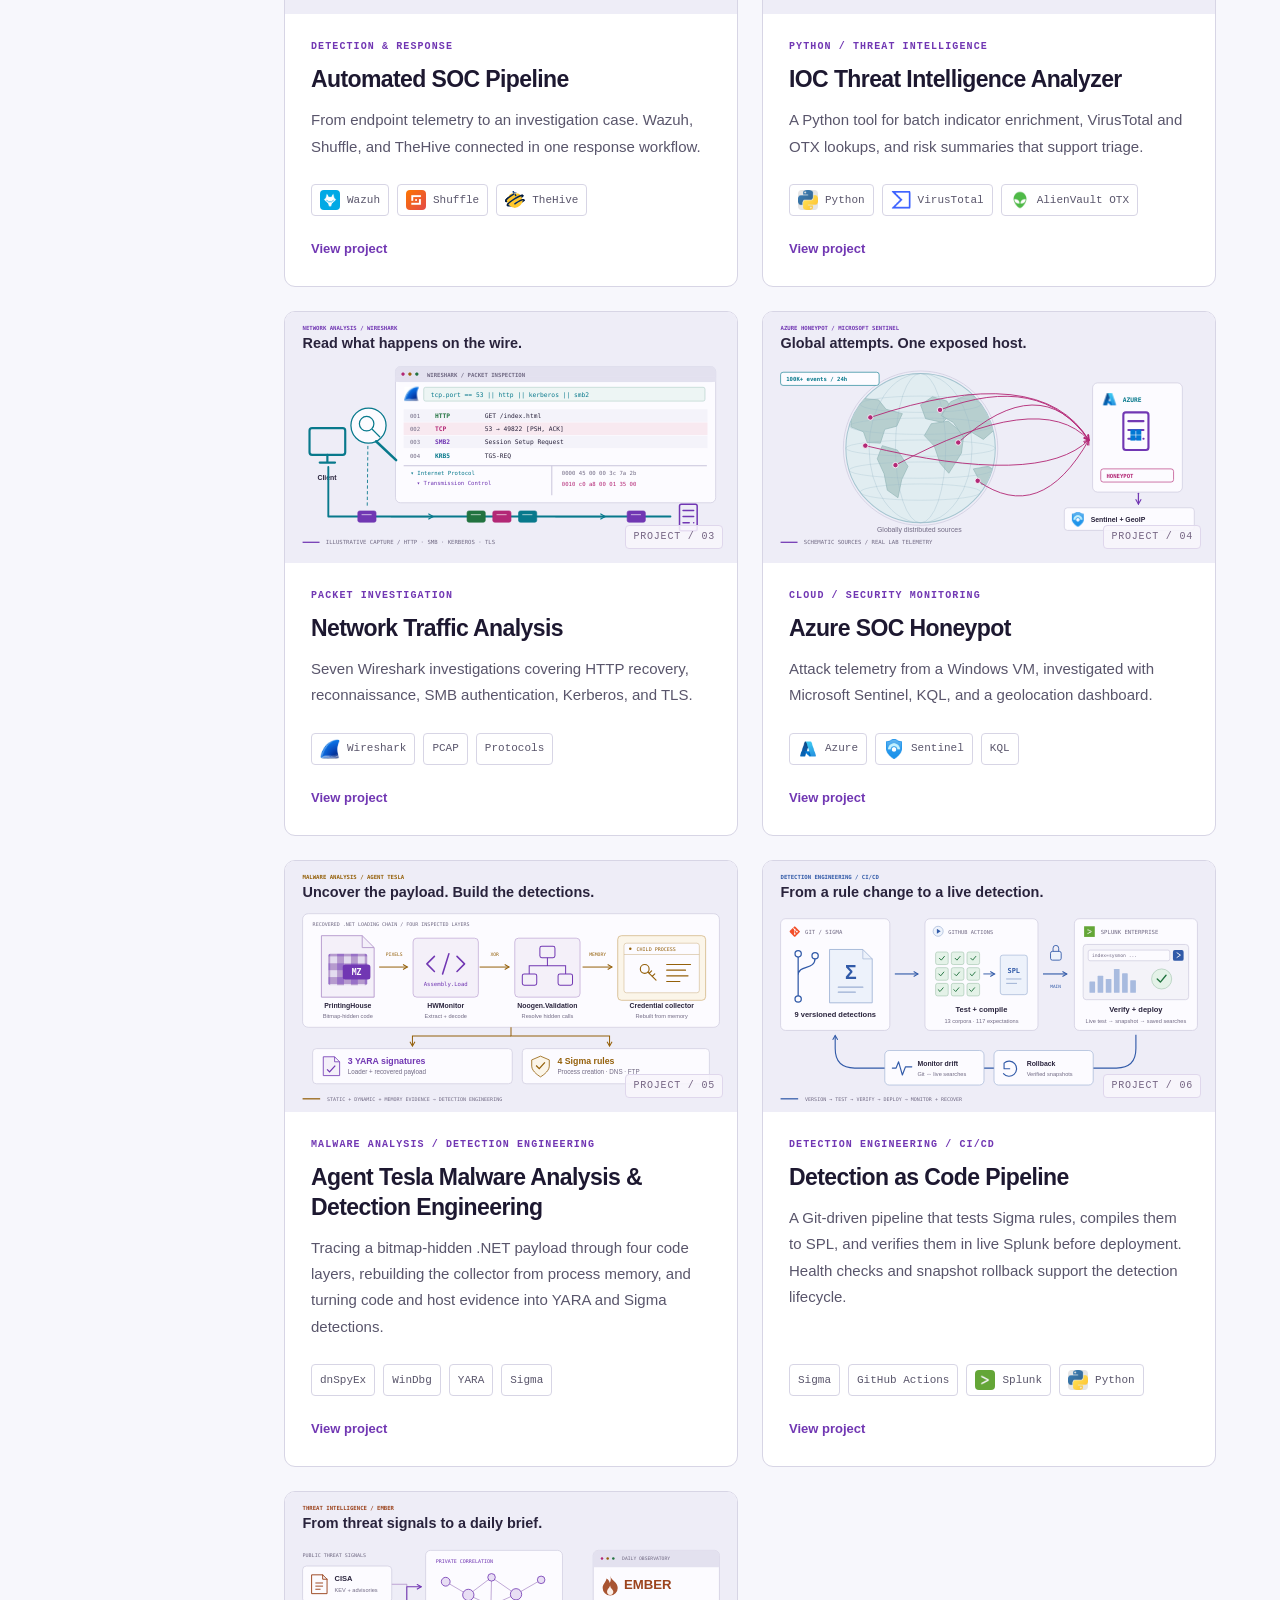
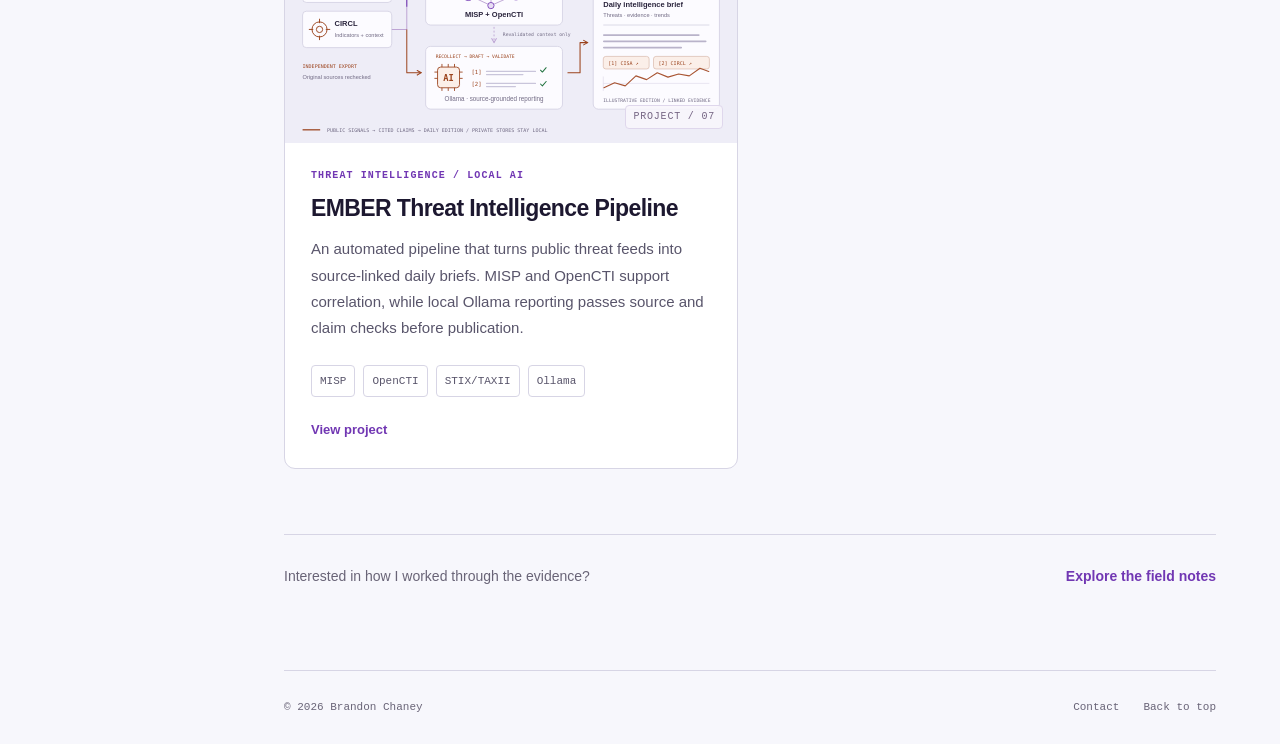
<file: projects.html>
<!doctype html>
<html lang="en" data-theme="light">
<head>
 <meta charset="utf-8"><meta name="viewport" content="width=device-width, initial-scale=1">
 <meta name="theme-color" content="#f7f7fc"><meta name="description" content="Security projects by Brandon Chaney: SOC automation, Python tooling, Wireshark investigations, Microsoft Sentinel, Agent Tesla malware analysis, detection as code, and automated threat intelligence.">
 <title>Projects | Brandon Chaney</title>
 <link rel="icon" type="image/svg+xml" href="assets/favicon.svg?v=20261023"><link rel="stylesheet" href="style.css?v=20261112">
 <script src="content.js" defer></script><script src="script.js?v=20261023" defer></script><script src="graphs.js?v=20261112" defer></script>
</head>
<body id="top"><script src="pointer.js?v=20261019"></script>
 <a class="skip-link" href="#main">Skip to content</a>
 <aside class="site-rail" aria-label="Site navigation">
  <a class="rail-brand" href="index.html"><span class="brand-mark">BC<span>.</span></span><span class="brand-name">Brandon Chaney<small>SECURITY / SYSTEMS</small></span></a>
  <p class="rail-label">EXPLORE</p><nav class="nav-links" aria-label="Main navigation"><a href="index.html"><svg viewBox="0 0 24 24" fill="none" stroke="currentColor" stroke-width="1.5" stroke-linecap="round" stroke-linejoin="round" aria-hidden="true"><path d="m3 10 9-7 9 7v10a1 1 0 0 1-1 1h-5v-7H9v7H4a1 1 0 0 1-1-1z"/></svg><span>Home</span></a><a href="projects.html" class="active" aria-current="page"><svg viewBox="0 0 24 24" fill="none" stroke="currentColor" stroke-width="1.5" stroke-linecap="round" stroke-linejoin="round" aria-hidden="true"><rect x="3" y="5" width="18" height="15" rx="2"/><path d="M3 10h18M8 5V3m8 2V3"/></svg><span>Projects</span></a><a href="practice.html"><svg viewBox="0 0 24 24" fill="none" stroke="currentColor" stroke-width="1.5" stroke-linecap="round" stroke-linejoin="round" aria-hidden="true"><path d="M9 3h6m-5 0v6L4 19a1.3 1.3 0 0 0 1 2h14a1.3 1.3 0 0 0 1-2L14 9V3M7 15h10"/><path d="M9 18h.01M14 17h.01"/></svg><span>Practice</span></a><a href="blogs.html"><svg viewBox="0 0 24 24" fill="none" stroke="currentColor" stroke-width="1.5" stroke-linecap="round" stroke-linejoin="round" aria-hidden="true"><path d="M4 4h6a3 3 0 0 1 3 3v14a4 4 0 0 0-4-2H4zM13 7a3 3 0 0 1 3-3h4v15h-3a4 4 0 0 0-4 2"/></svg><span>Blogs</span></a><a href="certifications.html"><svg viewBox="0 0 24 24" fill="none" stroke="currentColor" stroke-width="1.5" stroke-linecap="round" stroke-linejoin="round" aria-hidden="true"><path d="m12 3 8 4v6c0 4-4 7-8 9-4-2-8-5-8-9V7z"/><path d="m8 12 3 3 5-6"/></svg><span>Certifications</span></a><a href="experience.html"><svg viewBox="0 0 24 24" fill="none" stroke="currentColor" stroke-width="1.5" stroke-linecap="round" stroke-linejoin="round" aria-hidden="true"><rect x="3" y="7" width="18" height="14" rx="2"/><path d="M8 7V4h8v3M3 12h18m-11 0v3h4v-3"/></svg><span>Experience</span></a><a href="about.html"><svg viewBox="0 0 24 24" fill="none" stroke="currentColor" stroke-width="1.5" stroke-linecap="round" stroke-linejoin="round" aria-hidden="true"><circle cx="12" cy="7" r="4"/><path d="M4 22v-3a8 8 0 0 1 16 0v3"/></svg><span>About me</span></a></nav>
  <div class="rail-bottom"><a class="rail-contact" href="contact.html"><svg viewBox="0 0 24 24" fill="none" stroke="currentColor" stroke-width="1.5" stroke-linecap="round" stroke-linejoin="round" aria-hidden="true"><rect x="3" y="5" width="18" height="14" rx="2"/><path d="m3 6 9 7 9-7"/></svg>Get in touch</a><span class="rail-note">COLUMBUS, OH</span></div>
 </aside>
 <header class="mobile-bar"><a href="index.html" class="mobile-brand">BC<span>.</span></a><span class="mobile-title">Brandon Chaney</span><button class="menu-toggle" aria-expanded="false" aria-controls="mobile-nav" aria-label="Open navigation"><span></span><span></span></button><nav id="mobile-nav" class="mobile-nav" aria-label="Mobile navigation" hidden><a href="index.html"><svg viewBox="0 0 24 24" fill="none" stroke="currentColor" stroke-width="1.5" stroke-linecap="round" stroke-linejoin="round" aria-hidden="true"><path d="m3 10 9-7 9 7v10a1 1 0 0 1-1 1h-5v-7H9v7H4a1 1 0 0 1-1-1z"/></svg><span>Home</span></a><a href="projects.html" class="active" aria-current="page"><svg viewBox="0 0 24 24" fill="none" stroke="currentColor" stroke-width="1.5" stroke-linecap="round" stroke-linejoin="round" aria-hidden="true"><rect x="3" y="5" width="18" height="15" rx="2"/><path d="M3 10h18M8 5V3m8 2V3"/></svg><span>Projects</span></a><a href="practice.html"><svg viewBox="0 0 24 24" fill="none" stroke="currentColor" stroke-width="1.5" stroke-linecap="round" stroke-linejoin="round" aria-hidden="true"><path d="M9 3h6m-5 0v6L4 19a1.3 1.3 0 0 0 1 2h14a1.3 1.3 0 0 0 1-2L14 9V3M7 15h10"/><path d="M9 18h.01M14 17h.01"/></svg><span>Practice</span></a><a href="blogs.html"><svg viewBox="0 0 24 24" fill="none" stroke="currentColor" stroke-width="1.5" stroke-linecap="round" stroke-linejoin="round" aria-hidden="true"><path d="M4 4h6a3 3 0 0 1 3 3v14a4 4 0 0 0-4-2H4zM13 7a3 3 0 0 1 3-3h4v15h-3a4 4 0 0 0-4 2"/></svg><span>Blogs</span></a><a href="certifications.html"><svg viewBox="0 0 24 24" fill="none" stroke="currentColor" stroke-width="1.5" stroke-linecap="round" stroke-linejoin="round" aria-hidden="true"><path d="m12 3 8 4v6c0 4-4 7-8 9-4-2-8-5-8-9V7z"/><path d="m8 12 3 3 5-6"/></svg><span>Certifications</span></a><a href="experience.html"><svg viewBox="0 0 24 24" fill="none" stroke="currentColor" stroke-width="1.5" stroke-linecap="round" stroke-linejoin="round" aria-hidden="true"><rect x="3" y="7" width="18" height="14" rx="2"/><path d="M8 7V4h8v3M3 12h18m-11 0v3h4v-3"/></svg><span>Experience</span></a><a href="about.html"><svg viewBox="0 0 24 24" fill="none" stroke="currentColor" stroke-width="1.5" stroke-linecap="round" stroke-linejoin="round" aria-hidden="true"><circle cx="12" cy="7" r="4"/><path d="M4 22v-3a8 8 0 0 1 16 0v3"/></svg><span>About me</span></a><a href="contact.html"><svg viewBox="0 0 24 24" fill="none" stroke="currentColor" stroke-width="1.5" stroke-linecap="round" stroke-linejoin="round" aria-hidden="true"><rect x="3" y="5" width="18" height="14" rx="2"/><path d="m3 6 9 7 9-7"/></svg><span>Contact</span></a></nav></header>
 <main id="main" tabindex="-1"><div class="page-shell"><header class="page-header"><p class="eyebrow">THE WORK</p><h1>Projects<span class="accent">.</span></h1><p class="page-description">Practical investigations, response workflows, and tools. Each project includes the process behind the result.</p></header><section class="collection-graph project-evidence" data-project-evidence aria-labelledby="project-evidence-title">
 <div class="collection-graph-header"><div><p class="graph-kicker">PROJECT EVIDENCE</p><h2 id="project-evidence-title">Results, at a glance<span class="accent">.</span></h2></div><span class="evidence-project-count" data-evidence-count>7 projects</span></div>
 <div class="evidence-grid" data-evidence-grid><a class="evidence-item" data-evidence-tone="0" href="#project-soc-pipeline" aria-label="SOC Pipeline: ~3.1 s lab workflow. Jump to project."><div class="evidence-item-head"><span class="evidence-project-name">SOC Pipeline</span><span class="evidence-item-number">01</span></div><div class="evidence-result"><strong>~3.1 s</strong><span>lab workflow</span></div><div class="evidence-preview-region"><p class="evidence-outcome">Automated enrichment, TheHive alert creation, and analyst notification.</p><div class="evidence-artifact" aria-hidden="true"><span class="evidence-artifact-label">WORKFLOW TRACE / ELAPSED TIME</span><div class="evidence-flow"><span>VirusTotal<small>1.409 s</small></span><b>→</b><span>TheHive<small>2.565 s</small></span><b>→</b><span>Email<small>2.905 s</small></span></div></div></div><div class="evidence-item-footer"><span>WORKFLOW</span><span>View project <b aria-hidden="true">↓</b></span></div></a><a class="evidence-item" data-evidence-tone="1" href="#project-ioc-analyzer" aria-label="IOC Analyzer: Batch triage enriched IOCs → reports. Jump to project."><div class="evidence-item-head"><span class="evidence-project-name">IOC Analyzer</span><span class="evidence-item-number">02</span></div><div class="evidence-result"><strong>Batch triage</strong><span>enriched IOCs → reports</span></div><div class="evidence-preview-region"><p class="evidence-outcome">Classifies indicators, correlates threat intelligence, and exports JSON / CSV.</p><div class="evidence-artifact" aria-hidden="true"><span class="evidence-artifact-label">BATCH ENRICHMENT / EXPORT</span><code class="evidence-command">python ioc_analyzer.py --file iocs.txt --json --csv</code></div></div><div class="evidence-item-footer"><span>TOOL OUTPUT</span><span>View project <b aria-hidden="true">↓</b></span></div></a><a class="evidence-item" data-evidence-tone="2" href="#project-network-traffic" aria-label="Wireshark Investigations: 7 cases packet-level investigations. Jump to project."><div class="evidence-item-head"><span class="evidence-project-name">Wireshark Investigations</span><span class="evidence-item-number">03</span></div><div class="evidence-result"><strong>7 cases</strong><span>packet-level investigations</span></div><div class="evidence-preview-region"><p class="evidence-outcome">Recovered HTTP objects, identified scan patterns, and examined authentication and TLS.</p><div class="evidence-artifact" aria-hidden="true"><span class="evidence-artifact-label">INVESTIGATION FILES</span><div class="evidence-cases"><span><small>01</small>HTTP</span><span><small>02</small>Nmap</span><span><small>03</small>TCP/53</span><span><small>04</small>IPv4</span><span><small>05</small>SMB3</span><span><small>06</small>Kerberos</span><span><small>07</small>TLS</span></div></div></div><div class="evidence-item-footer"><span>CASE FILES</span><span>View project <b aria-hidden="true">↓</b></span></div></a><a class="evidence-item" data-evidence-tone="3" href="#project-azure-honeypot" aria-label="Azure SOC Honeypot: 100K+ security events / 24 hours. Jump to project."><div class="evidence-item-head"><span class="evidence-project-name">Azure SOC Honeypot</span><span class="evidence-item-number">04</span></div><div class="evidence-result"><strong>100K+</strong><span>security events / 24 hours</span></div><div class="evidence-preview-region"><p class="evidence-outcome">Collected attack telemetry and mapped source locations in Microsoft Sentinel.</p><div class="evidence-artifact" aria-hidden="true"><span class="evidence-artifact-label">SENTINEL / GEOIP WORKBOOK</span><img class="evidence-map" src="assets/evidence-azure-map.png" width="560" height="72" alt=""></div></div><div class="evidence-item-footer"><span>TELEMETRY</span><span>View project <b aria-hidden="true">↓</b></span></div></a><a class="evidence-item" data-evidence-tone="4" href="#project-agent-tesla" aria-label="Agent Tesla: 3 YARA + 4 Sigma file signatures + host rules. Jump to project."><div class="evidence-item-head"><span class="evidence-project-name">Agent Tesla</span><span class="evidence-item-number">05</span></div><div class="evidence-result"><strong>3 YARA + 4 Sigma</strong><span>file signatures + host rules</span></div><div class="evidence-preview-region"><p class="evidence-outcome">Recovered four code layers and built detections from the payload and observed host behavior.</p><div class="evidence-artifact" aria-hidden="true"><span class="evidence-artifact-label">RECOVERED CODE / DETECTION COVERAGE</span><div class="evidence-flow"><span>4 layers<small>code recovered</small></span><b>→</b><span>3 YARA<small>file signatures</small></span><b>→</b><span>4 Sigma<small>host rules</small></span></div></div></div><div class="evidence-item-footer"><span>DETECTION RULES</span><span>View project <b aria-hidden="true">↓</b></span></div></a><a class="evidence-item" data-evidence-tone="5" href="#project-detection-as-code" aria-label="Detection as Code Pipeline: 9 rules 117 rule/corpus expectations. Jump to project."><div class="evidence-item-head"><span class="evidence-project-name">Detection as Code</span><span class="evidence-item-number">06</span></div><div class="evidence-result"><strong>9 rules</strong><span>117 rule/corpus expectations</span></div><div class="evidence-preview-region"><p class="evidence-outcome">Tests and compiles Sigma detections, verifies SPL in live Splunk, and manages deployment, drift, and rollback.</p><div class="evidence-artifact" aria-hidden="true"><span class="evidence-artifact-label">SIGMA → SPLUNK / DETECTION LIFECYCLE</span><div class="evidence-flow"><span>Test<small>117 expectations</small></span><b>→</b><span>Verify<small>live Splunk</small></span><b>→</b><span>Deploy<small>monitor + recover</small></span></div></div></div><div class="evidence-item-footer"><span>CI/CD PIPELINE</span><span>View project <b aria-hidden="true">↓</b></span></div></a><a class="evidence-item" data-evidence-tone="6" href="#project-ember" aria-label="EMBER Threat Intelligence Pipeline: Daily briefs source-linked threat intelligence. Jump to project."><div class="evidence-item-head"><span class="evidence-project-name">EMBER</span><span class="evidence-item-number">07</span></div><div class="evidence-result"><strong>Daily briefs</strong><span>source-linked threat intelligence</span></div><div class="evidence-preview-region"><p class="evidence-outcome">Turns public feeds into cited daily reporting with private correlation, local inference, and independent publication checks.</p><div class="evidence-artifact" aria-hidden="true"><span class="evidence-artifact-label">THREAT FEEDS → SOURCE-LINKED DAILY BRIEF</span><div class="evidence-flow"><span>Collect<small>public sources</small></span><b>→</b><span>Ground<small>cited + checked</small></span><b>→</b><span>Publish<small>daily edition</small></span></div></div></div><div class="evidence-item-footer"><span>INTELLIGENCE PUBLICATION</span><span>View project <b aria-hidden="true">↓</b></span></div></a></div>
 <div class="collection-graph-footer evidence-board-footer"><span>Hover or focus for evidence · Select a result to explore the project.</span><span class="evidence-board-mark" aria-hidden="true">[ documented ]</span></div>
</section><div class="work-grid"><article class="work-card project-evidence-card" id="project-soc-pipeline" data-evidence-tone="0" data-evidence-label="SOC Pipeline" data-evidence-result="~3.1 s" data-evidence-caption="lab workflow" data-evidence-outcome="Automated enrichment, TheHive alert creation, and analyst notification." data-evidence-preview="pipeline" data-evidence-kind="WORKFLOW"><a class="card-image" href="https://github.com/bran-dot-flake/Automated-SOC-Pipeline-Using-Wazuh-Shuffle-and-TheHive" target="_blank" rel="noopener noreferrer" aria-label="View Automated SOC Pipeline on GitHub (opens in a new tab)"><img src="assets/pipeline.svg?v=20261024" width="720" height="400" alt="" loading="lazy"><span class="image-label">PROJECT / 01</span></a><div class="card-body"><p class="card-category">DETECTION & RESPONSE</p><h2><a href="https://github.com/bran-dot-flake/Automated-SOC-Pipeline-Using-Wazuh-Shuffle-and-TheHive" target="_blank" rel="noopener noreferrer">Automated SOC Pipeline</a></h2><p>From endpoint telemetry to an investigation case. Wazuh, Shuffle, and TheHive connected in one response workflow.</p><div class="card-bottom"><div class="tags"><span class="tool-tag"><span class="tool-icon" aria-hidden="true"><img src="assets/tools/wazuh.png" width="20" height="20" alt="" loading="lazy"></span>Wazuh</span><span class="tool-tag"><span class="tool-icon" aria-hidden="true"><img src="assets/tools/shuffle.png" width="20" height="20" alt="" loading="lazy"></span>Shuffle</span><span class="tool-tag"><span class="tool-icon" aria-hidden="true"><img src="assets/tools/thehive.svg" width="20" height="20" alt="" loading="lazy"></span>TheHive</span></div><a class="card-link" href="https://github.com/bran-dot-flake/Automated-SOC-Pipeline-Using-Wazuh-Shuffle-and-TheHive" target="_blank" rel="noopener noreferrer">View project</a></div></div></article><article class="work-card project-evidence-card" id="project-ioc-analyzer" data-evidence-tone="1" data-evidence-label="IOC Analyzer" data-evidence-result="Batch triage" data-evidence-caption="enriched IOCs → reports" data-evidence-outcome="Classifies indicators, correlates threat intelligence, and exports JSON / CSV." data-evidence-preview="ioc" data-evidence-kind="TOOL OUTPUT"><a class="card-image" href="https://github.com/bran-dot-flake/Python-IOC-Threat-Intelligence-Analyzer" target="_blank" rel="noopener noreferrer" aria-label="View IOC Threat Intelligence Analyzer on GitHub (opens in a new tab)"><img src="assets/ioc.svg?v=20261024" width="720" height="400" alt="" loading="lazy"><span class="image-label">PROJECT / 02</span></a><div class="card-body"><p class="card-category">PYTHON / THREAT INTELLIGENCE</p><h2><a href="https://github.com/bran-dot-flake/Python-IOC-Threat-Intelligence-Analyzer" target="_blank" rel="noopener noreferrer">IOC Threat Intelligence Analyzer</a></h2><p>A Python tool for batch indicator enrichment, VirusTotal and OTX lookups, and risk summaries that support triage.</p><div class="card-bottom"><div class="tags"><span class="tool-tag"><span class="tool-icon" aria-hidden="true"><img src="assets/tools/python.png" width="20" height="20" alt="" loading="lazy"></span>Python</span><span class="tool-tag"><span class="tool-icon tool-icon--virustotal" aria-hidden="true"><img src="assets/tools/virustotal.png" width="20" height="20" alt="" loading="lazy"></span>VirusTotal</span><span class="tool-tag"><span class="tool-icon" aria-hidden="true"><img src="assets/tools/alienvault.jpeg" width="20" height="20" alt="" loading="lazy"></span>AlienVault OTX</span></div><a class="card-link" href="https://github.com/bran-dot-flake/Python-IOC-Threat-Intelligence-Analyzer" target="_blank" rel="noopener noreferrer">View project</a></div></div></article><article class="work-card project-evidence-card" id="project-network-traffic" data-evidence-tone="2" data-evidence-label="Wireshark Investigations" data-evidence-result="7 cases" data-evidence-caption="packet-level investigations" data-evidence-outcome="Recovered HTTP objects, identified scan patterns, and examined authentication and TLS." data-evidence-preview="packets" data-evidence-kind="CASE FILES"><a class="card-image" href="https://github.com/bran-dot-flake/Network-Traffic-Analysis-with-Wireshark" target="_blank" rel="noopener noreferrer" aria-label="View Network Traffic Analysis on GitHub (opens in a new tab)"><img src="assets/packets.svg?v=20261024" width="720" height="400" alt="" loading="lazy"><span class="image-label">PROJECT / 03</span></a><div class="card-body"><p class="card-category">PACKET INVESTIGATION</p><h2><a href="https://github.com/bran-dot-flake/Network-Traffic-Analysis-with-Wireshark" target="_blank" rel="noopener noreferrer">Network Traffic Analysis</a></h2><p>Seven Wireshark investigations covering HTTP recovery, reconnaissance, SMB authentication, Kerberos, and TLS.</p><div class="card-bottom"><div class="tags"><span class="tool-tag"><span class="tool-icon" aria-hidden="true"><img src="assets/tools/wireshark.jpg" width="20" height="20" alt="" loading="lazy"></span>Wireshark</span><span>PCAP</span><span>Protocols</span></div><a class="card-link" href="https://github.com/bran-dot-flake/Network-Traffic-Analysis-with-Wireshark" target="_blank" rel="noopener noreferrer">View project</a></div></div></article><article class="work-card project-evidence-card" id="project-azure-honeypot" data-evidence-tone="3" data-evidence-label="Azure SOC Honeypot" data-evidence-result="100K+" data-evidence-caption="security events / 24 hours" data-evidence-outcome="Collected attack telemetry and mapped source locations in Microsoft Sentinel." data-evidence-preview="azure" data-evidence-kind="TELEMETRY"><a class="card-image" href="https://github.com/bran-dot-flake/SOC-Honeypot-Lab-Using-Azure-and-Sentinel-" target="_blank" rel="noopener noreferrer" aria-label="View Azure SOC Honeypot on GitHub (opens in a new tab)"><img src="assets/cloud.svg?v=20261024" width="720" height="400" alt="" loading="lazy"><span class="image-label">PROJECT / 04</span></a><div class="card-body"><p class="card-category">CLOUD / SECURITY MONITORING</p><h2><a href="https://github.com/bran-dot-flake/SOC-Honeypot-Lab-Using-Azure-and-Sentinel-" target="_blank" rel="noopener noreferrer">Azure SOC Honeypot</a></h2><p>Attack telemetry from a Windows VM, investigated with Microsoft Sentinel, KQL, and a geolocation dashboard.</p><div class="card-bottom"><div class="tags"><span class="tool-tag"><span class="tool-icon" aria-hidden="true"><img src="assets/tools/azure.png" width="20" height="20" alt="" loading="lazy"></span>Azure</span><span class="tool-tag"><span class="tool-icon" aria-hidden="true"><img src="assets/tools/sentinel.png" width="20" height="20" alt="" loading="lazy"></span>Sentinel</span><span>KQL</span></div><a class="card-link" href="https://github.com/bran-dot-flake/SOC-Honeypot-Lab-Using-Azure-and-Sentinel-" target="_blank" rel="noopener noreferrer">View project</a></div></div></article><article class="work-card project-evidence-card" id="project-agent-tesla" data-evidence-tone="4" data-evidence-label="Agent Tesla" data-evidence-result="3 YARA + 4 Sigma" data-evidence-caption="file signatures + host rules" data-evidence-outcome="Recovered four code layers and built detections from the payload and observed host behavior." data-evidence-preview="malware" data-evidence-kind="DETECTION RULES"><a class="card-image" href="https://github.com/bran-dot-flake/Agent-Tesla-Malware-Analysis-and-Detection-Engineering" target="_blank" rel="noopener noreferrer" aria-label="View Agent Tesla Malware Analysis and Detection Engineering on GitHub (opens in a new tab)"><img src="assets/agent-tesla.svg?v=20261105" width="720" height="400" alt="Four concealed code layers recovered into a credential collector, informing three YARA signatures and four Sigma host rules." loading="lazy"><span class="image-label">PROJECT / 05</span></a><div class="card-body"><p class="card-category">MALWARE ANALYSIS / DETECTION ENGINEERING</p><h2><a href="https://github.com/bran-dot-flake/Agent-Tesla-Malware-Analysis-and-Detection-Engineering" target="_blank" rel="noopener noreferrer">Agent Tesla Malware Analysis &amp; Detection Engineering</a></h2><p>Tracing a bitmap-hidden .NET payload through four code layers, rebuilding the collector from process memory, and turning code and host evidence into YARA and Sigma detections.</p><div class="card-bottom"><div class="tags"><span>dnSpyEx</span><span>WinDbg</span><span>YARA</span><span>Sigma</span></div><a class="card-link" href="https://github.com/bran-dot-flake/Agent-Tesla-Malware-Analysis-and-Detection-Engineering" target="_blank" rel="noopener noreferrer">View project</a></div></div></article><article class="work-card project-evidence-card" id="project-detection-as-code" data-evidence-tone="5" data-evidence-label="Detection as Code" data-evidence-result="9 rules" data-evidence-caption="117 rule/corpus expectations" data-evidence-outcome="Tests and compiles Sigma detections, verifies SPL in live Splunk, and manages deployment, drift, and rollback." data-evidence-preview="dac" data-evidence-kind="CI/CD PIPELINE"><a class="card-image" href="https://github.com/bran-dot-flake/Detection-as-Code-Pipeline" target="_blank" rel="noopener noreferrer" aria-label="View Detection as Code Pipeline on GitHub (opens in a new tab)"><img src="assets/detection-as-code.svg?v=20261109" width="720" height="400" alt="Versioned Sigma rules pass automated tests and compile to SPL, then are verified and deployed to Splunk with drift monitoring and snapshot rollback." loading="lazy"><span class="image-label">PROJECT / 06</span></a><div class="card-body"><p class="card-category">DETECTION ENGINEERING / CI/CD</p><h2><a href="https://github.com/bran-dot-flake/Detection-as-Code-Pipeline" target="_blank" rel="noopener noreferrer">Detection as Code Pipeline</a></h2><p>A Git-driven pipeline that tests Sigma rules, compiles them to SPL, and verifies them in live Splunk before deployment. Health checks and snapshot rollback support the detection lifecycle.</p><div class="card-bottom"><div class="tags"><span>Sigma</span><span>GitHub Actions</span><span class="tool-tag"><span class="tool-icon" aria-hidden="true"><img src="assets/tools/splunk.png" width="20" height="20" alt="" loading="lazy"></span>Splunk</span><span class="tool-tag"><span class="tool-icon" aria-hidden="true"><img src="assets/tools/python.png" width="20" height="20" alt="" loading="lazy"></span>Python</span></div><a class="card-link" href="https://github.com/bran-dot-flake/Detection-as-Code-Pipeline" target="_blank" rel="noopener noreferrer">View project</a></div></div></article><article class="work-card project-evidence-card" id="project-ember" data-evidence-tone="6" data-evidence-label="EMBER" data-evidence-result="Daily briefs" data-evidence-caption="source-linked threat intelligence" data-evidence-outcome="Turns public feeds into cited daily reporting with private correlation, local inference, and independent publication checks." data-evidence-preview="ember" data-evidence-kind="INTELLIGENCE PUBLICATION"><a class="card-image" href="https://github.com/bran-dot-flake/STIX-TAXII-Threat-Intel-Automated-Summary" target="_blank" rel="noopener noreferrer" aria-label="View EMBER Threat Intelligence Pipeline on GitHub (opens in a new tab)"><img src="assets/ember.svg?v=20261112" width="720" height="400" alt="Public threat feeds support private MISP and OpenCTI correlation and checked local Ollama reporting, producing a source-linked EMBER daily brief." loading="lazy"><span class="image-label">PROJECT / 07</span></a><div class="card-body"><p class="card-category">THREAT INTELLIGENCE / LOCAL AI</p><h2><a href="https://github.com/bran-dot-flake/STIX-TAXII-Threat-Intel-Automated-Summary" target="_blank" rel="noopener noreferrer">EMBER Threat Intelligence Pipeline</a></h2><p>An automated pipeline that turns public threat feeds into source-linked daily briefs. MISP and OpenCTI support correlation, while local Ollama reporting passes source and claim checks before publication.</p><div class="card-bottom"><div class="tags"><span>MISP</span><span>OpenCTI</span><span>STIX/TAXII</span><span>Ollama</span></div><a class="card-link" href="https://github.com/bran-dot-flake/STIX-TAXII-Threat-Intel-Automated-Summary" target="_blank" rel="noopener noreferrer">View project</a></div></div></article></div><div class="page-end"><p>Interested in how I worked through the evidence?</p><a class="text-link" href="blogs.html">Explore the field notes</a></div></div>
 <footer class="site-footer"><span>© <span data-year>2026</span> Brandon Chaney</span><div><a href="contact.html">Contact</a><a href="#top">Back to top</a></div></footer></main>
</body></html>
</file>
<file: style.css>
:root{color-scheme:light;--bg:#f7f7fc;--rail:#fff;--surface:#fff;--raised:#eeedf7;--line:#d7d5e5;--text:#1d1830;--muted:#59556b;--dim:#696477;--accent:#7137b3;--pink:#b32876;--cyan:#08798c;--green:#227340;--accent-ink:#fff;--shadow:0 22px 60px #3120420c;--mono:ui-monospace,SFMono-Regular,Consolas,"Liberation Mono",monospace;--sans:Inter,"Segoe UI",Arial,sans-serif}
*{box-sizing:border-box}html{scroll-behavior:smooth;scroll-padding-top:30px}body{margin:0;background:var(--bg);color:var(--text);font:16px/1.65 var(--sans);-webkit-font-smoothing:antialiased}body::before{content:"";position:absolute;top:0;right:0;left:220px;height:850px;pointer-events:none;z-index:-1;background:radial-gradient(ellipse at 78% 27%,#773cdf16,transparent 55%),radial-gradient(ellipse at 50% 75%,#00c2cf0a,transparent 50%)}a{color:inherit;text-underline-offset:5px}button{font:inherit}img{max-width:100%;display:block}button,a{-webkit-tap-highlight-color:transparent}button{cursor:pointer}::selection{background:var(--accent);color:var(--accent-ink)}:focus-visible{outline:2px solid var(--cyan);outline-offset:5px;border-radius:3px}[hidden]{display:none!important}main{margin-left:220px;min-width:0}main:focus{outline:none}svg{width:22px;height:22px;flex-shrink:0}.skip-link{position:fixed;top:-100px;left:16px;z-index:500;padding:12px 20px;background:var(--accent);color:var(--accent-ink);text-decoration:none}.skip-link:focus{top:15px}
.site-rail{position:fixed;inset:0 auto 0 0;width:220px;padding:34px 18px 25px;background:var(--rail);border-right:1px solid var(--line);z-index:50;display:flex;flex-direction:column}.rail-brand{display:flex;flex-direction:column;align-items:flex-start;gap:15px;text-decoration:none;padding-left:13px}.brand-mark{font:800 33px/1 var(--mono);letter-spacing:-4px;color:var(--accent)}.brand-mark span{color:var(--pink)}.brand-name{font-size:17px;font-weight:650;letter-spacing:-.4px}.brand-name small{display:block;margin-top:4px;font:11px/1.6 var(--mono);letter-spacing:1.1px;color:var(--dim)}.rail-label{margin:60px 13px 15px;font:11px/1.5 var(--mono);letter-spacing:1.7px;color:var(--dim)}.nav-links{display:grid;gap:7px}.nav-links a,.mobile-nav>a{display:flex;align-items:center;gap:14px;padding:12px 13px;border:1px solid transparent;border-radius:7px;color:var(--muted);font-size:14px;font-weight:550;text-decoration:none;transition:background .2s,color .2s}.nav-links a svg{width:19px;height:19px;color:var(--dim)}html:not(.pixel-pointer-active) .nav-links a:hover,.nav-links a.is-hovered,html:not(.pixel-pointer-active) .mobile-nav>a:hover,.mobile-nav>a.is-hovered{background:var(--raised);color:var(--text)}.nav-links a.active,.mobile-nav>a.active{background:linear-gradient(100deg,#b171ff20,#b171ff07);border-color:#b171ff30;color:var(--accent)}.nav-links a.active svg{color:var(--accent)}.rail-bottom{margin-top:auto;padding:30px 12px 0;display:grid;gap:16px}.rail-contact{display:flex;align-items:center;gap:12px;font-size:14px;color:var(--muted);text-decoration:none}html:not(.pixel-pointer-active) .rail-contact:hover,.rail-contact.is-hovered{color:var(--accent)}.rail-contact svg{width:18px}.rail-note{font:11px/1.5 var(--mono);letter-spacing:1px;color:var(--dim)}.mobile-bar{display:none}
.section-shell,.page-shell{max-width:1320px;margin:0 auto;padding:82px clamp(32px,5vw,84px)}.section-divider{border-top:1px solid var(--line)}.eyebrow{font:600 11px/1.6 var(--mono);letter-spacing:1.75px;color:var(--accent);margin:0 0 16px}.hero{position:relative;display:grid;grid-template-columns:1.08fr 1fr;gap:48px;align-items:center;min-height:780px;padding-top:80px;padding-bottom:130px}.terminal-text{font:14px/1.6 var(--mono);color:var(--dim);margin:0 0 13px}.terminal-text span{color:var(--cyan)}.hero h1{font-size:clamp(62px,6.8vw,103px);line-height:1.02;letter-spacing:-6px;font-weight:760;margin:0 0 32px}.surname{color:var(--accent);white-space:nowrap}.name-dot{color:var(--pink)}.hero-description{font-size:18px;line-height:1.7;color:var(--muted);max-width:490px;margin:0}.hero-actions{display:flex;flex-wrap:wrap;align-items:center;gap:12px;margin-top:27px}.button{display:inline-flex;align-items:center;justify-content:center;gap:20px;text-decoration:none;font-size:14px;font-weight:650;line-height:1.4;padding:14px 22px;border-radius:6px;border:1px solid transparent;transition:transform .2s,box-shadow .2s,background .2s}.button-primary{background:linear-gradient(110deg,#d3adff,#bf95f5);color:#1d0f30;box-shadow:0 5px 24px #a465ed15}html:not(.pixel-pointer-active) .button-primary:hover,.button-primary.is-hovered{box-shadow:0 8px 30px #b07dea2e;transform:translateY(-2px)}.button-outline{background:var(--surface);border-color:var(--line);color:var(--text)}html:not(.pixel-pointer-active) .button-outline:hover,.button-outline.is-hovered{border-color:var(--accent);transform:translateY(-2px)}.hero-caption{font:12px/1.7 var(--mono);color:var(--dim);margin:26px 0 0;max-width:430px}.terminal-wrap{min-width:0;position:relative}.terminal-wrap::before{content:"";position:absolute;inset:-40px -30px;z-index:-1;background:radial-gradient(ellipse,#9146e52b,transparent 70%)}.terminal-window{background:var(--surface);border:1px solid #a273dc50;border-radius:10px;box-shadow:var(--shadow);overflow:hidden;transform:none}.terminal-header{display:flex;align-items:center;gap:18px;padding:15px 18px;border-bottom:1px solid var(--line);background:var(--raised);font:11px/1.5 var(--mono);color:var(--dim)}.terminal-dots{display:flex;gap:6px}.terminal-dots i{width:8px;height:8px;border-radius:50%;background:#fa8b9f}.terminal-dots i:nth-child(2){background:#e6c178}.terminal-dots i:nth-child(3){background:#87d8af}.terminal-body{padding:27px 23px 19px;font:12px/1.9 var(--mono)}.terminal-static{color:var(--muted)}.terminal-green{color:var(--green)}.terminal-dim{color:var(--dim)}.terminal-foot{display:flex;justify-content:space-between;gap:14px;padding-top:17px;border-top:1px solid var(--line);font-size:9px;letter-spacing:.5px;color:var(--dim)}.terminal-caption{margin:21px 0 0;text-align:right;font:9px/1.5 var(--mono);letter-spacing:1.2px;color:var(--dim)}.cursor{color:var(--accent);animation:blink 1s steps(1) infinite}@keyframes blink{50%{opacity:0}}.hero-scroll{position:absolute;bottom:43px;left:clamp(32px,5vw,84px);font:11px/1.5 var(--mono);letter-spacing:1px;text-decoration:none;color:var(--dim);display:flex;align-items:center;gap:12px}.hero-scroll::before{content:"";height:23px;width:1px;background:linear-gradient(var(--accent),transparent)}html:not(.pixel-pointer-active) .hero-scroll:hover,.hero-scroll.is-hovered{color:var(--accent)}
.section-heading{display:flex;justify-content:space-between;align-items:flex-end;gap:30px;margin-bottom:32px}.section-heading h2,.contact-box h2{font-size:clamp(30px,3vw,43px);line-height:1.18;letter-spacing:-1.4px;margin:0 0 12px;font-weight:650}.section-heading .eyebrow{margin-bottom:10px}.section-heading p:not(.eyebrow){color:var(--muted);font-size:16px;margin:0;max-width:650px}.accent{color:var(--accent)}.section-link{font-size:14px;font-weight:550;text-decoration:none;color:var(--accent);flex-shrink:0;padding-bottom:4px}html:not(.pixel-pointer-active) .section-link:hover,.section-link.is-hovered{text-decoration:underline}.section-link span{display:inline-block;margin-left:7px;padding:1px 7px;background:var(--raised);color:var(--dim);border-radius:4px;font:11px/1.7 var(--mono)}.tone-pink{--tone:var(--pink);--tint:#ff73b808;--tone-line:#ff73b830}.tone-green{--tone:var(--green);--tint:#75f9a508;--tone-line:#75f9a530}.tone-purple{--tone:var(--accent);--tint:#ba80ff08;--tone-line:#ba80ff30}.tone-cyan{--tone:var(--cyan);--tint:#4ad7ec08;--tone-line:#4ad7ec30}.stats-grid{display:grid;grid-template-columns:repeat(4,minmax(0,1fr));gap:14px}.stat-card{min-width:0;background:linear-gradient(135deg,var(--tint),transparent),var(--surface);border:1px solid var(--line);border-top:2px solid var(--tone-line);border-radius:10px;overflow:hidden;display:flex;flex-direction:column}.stat-header{display:flex;align-items:center;gap:10px;padding:22px 17px 0}.platform-symbol{color:var(--tone);background:var(--tint);border:1px solid var(--tone-line);border-radius:7px;padding:9px;line-height:0}.platform-symbol svg{width:19px;height:19px}.stat-header h3{font-size:16px;line-height:1.4;letter-spacing:-.3px;margin:0}.stat-header p{font-size:11px;color:var(--tone);line-height:1.5;margin:3px 0 0}.stat-numbers{display:grid;grid-template-columns:1fr 1fr;gap:10px;padding:22px 19px}.stat-numbers strong{font:600 34px/1.2 var(--mono);display:block;color:var(--text)}.stat-numbers span{display:block;font-size:11px;line-height:1.4;margin-top:5px;color:var(--dim)}.stat-focus{display:flex;flex-wrap:wrap;gap:7px;padding:0 18px 22px}.stat-focus span{color:var(--tone);border:1px solid var(--tone-line);background:var(--tint);padding:3px 7px;border-radius:4px;font:10px/1.5 var(--mono)}.stat-footer{padding:15px 17px;border-top:1px solid var(--line);margin-top:auto;display:flex;flex-wrap:wrap;justify-content:space-between;gap:5px;font-size:11px}.stat-footer>span{color:var(--dim)}.stat-footer a{color:var(--tone);text-decoration:none;font-weight:600}html:not(.pixel-pointer-active) .stat-footer a:hover,.stat-footer a.is-hovered{text-decoration:underline}.stat-progress{padding:0 19px 20px}.progress-label{display:flex;justify-content:space-between;font:11px/1.5 var(--mono);color:var(--dim);margin-bottom:7px}progress{width:100%;height:5px;border:0;border-radius:5px;overflow:hidden;accent-color:var(--tone);background:var(--line)}progress::-webkit-progress-bar{background:var(--line)}progress::-webkit-progress-value{background:var(--tone)}progress::-moz-progress-bar{background:var(--tone)}
.work-grid{display:grid;grid-template-columns:repeat(2,minmax(0,1fr));gap:24px}.work-card{background:var(--surface);border:1px solid var(--line);border-radius:11px;overflow:hidden;display:flex;flex-direction:column;min-width:0;transition:transform .22s,border-color .22s,box-shadow .22s}html:not(.pixel-pointer-active) .work-card:hover,.work-card.is-hovered{transform:translateY(-5px);border-color:#a16fe975;box-shadow:0 15px 40px #0002}.card-image{position:relative;display:block;background:#f1eef8;overflow:hidden;text-decoration:none}.card-image img{width:100%;height:auto;aspect-ratio:1.8;object-fit:cover;transition:transform .45s}html:not(.pixel-pointer-active) .work-card:hover .card-image img,.work-card.is-hovered .card-image img{transform:scale(1.025)}.image-label{position:absolute;right:18px;top:16px;font:10px/1.6 var(--mono);letter-spacing:.8px;color:#b8b7ce}.card-body{padding:25px 26px;display:flex;flex-direction:column;flex:1}.card-category{font:600 10px/1.6 var(--mono);letter-spacing:1.1px;color:var(--accent);margin:0 0 10px}.work-card :is(h2,h3){font-size:23px;line-height:1.3;letter-spacing:-.6px;font-weight:600;margin:0 0 12px}.work-card :is(h2,h3) a{text-decoration:none}html:not(.pixel-pointer-active) .work-card :is(h2,h3) a:hover,.work-card :is(h2,h3) a.is-hovered{color:var(--accent)}.card-body>p:not(.card-category){color:var(--muted);font-size:15px;line-height:1.75;margin:0 0 24px}.card-bottom{margin-top:auto}.tags{display:flex;flex-wrap:wrap;gap:7px}.tags>span{color:var(--dim);padding:4px 8px;border:1px solid var(--line);border-radius:4px;font:11px/1.5 var(--mono)}.card-link{display:inline-block;color:var(--accent);text-decoration:none;font-size:13px;font-weight:600;margin-top:22px}html:not(.pixel-pointer-active) .card-link:hover,.card-link.is-hovered{text-decoration:underline}.cert-preview-grid{display:grid;grid-template-columns:repeat(3,minmax(0,1fr));gap:16px}.cert-preview{display:flex;align-items:center;gap:19px;border:1px solid var(--line);border-radius:9px;background:linear-gradient(135deg,var(--tint),transparent),var(--surface);padding:24px 20px;text-decoration:none;transition:transform .2s,border-color .2s}html:not(.pixel-pointer-active) .cert-preview:hover,.cert-preview.is-hovered{transform:translateY(-3px);border-color:var(--tone)}.cert-preview .card-category{color:var(--dim);text-transform:uppercase;margin-bottom:4px}.cert-preview h3{margin:0 0 7px;font:600 20px/1.3 var(--sans);letter-spacing:-.5px}.cert-monogram{color:var(--tone);font:600 28px/1.3 var(--mono);display:grid;place-items:center;aspect-ratio:1;width:150px;background:linear-gradient(140deg,var(--tint),var(--raised));border:1px solid var(--tone-line);border-radius:30px;box-shadow:inset 0 0 0 10px var(--surface),inset 0 0 0 11px var(--tone-line)}.cert-monogram.small{width:66px;flex:0 0 66px;font-size:13px;border-radius:16px;box-shadow:inset 0 0 0 5px var(--surface),inset 0 0 0 6px var(--tone-line)}.status{font:11px/1.5 var(--mono);color:var(--tone);border:1px solid var(--tone-line);padding:4px 7px;border-radius:4px;background:var(--tint);display:inline-block;white-space:nowrap}
.about-preview{display:grid;grid-template-columns:.62fr 1.38fr;gap:56px;align-items:center}.portrait-frame{border:1px solid var(--line);position:relative;border-radius:10px;overflow:hidden;background:var(--raised);padding:7.5%;display:block}.portrait{width:100%;height:auto;aspect-ratio:6/7;object-fit:cover;object-position:50% 24%;border-radius:8px;border:1px solid #9c8cb133}.portrait-note{position:absolute;bottom:23px;left:20px;right:20px;text-align:center;font:10px/1.5 var(--mono);letter-spacing:1px;color:#afb0c8}.about-preview .section-heading{margin-bottom:22px}.about-lead{font-size:23px;letter-spacing:-.5px;font-weight:550;color:var(--text)!important;margin-bottom:15px!important}.about-preview>div>p{color:var(--muted);margin:0 0 17px;font-size:16px;line-height:1.8}.about-preview .button{margin-top:10px}.text-link{color:var(--accent);font-size:14px;font-weight:550;text-decoration:none}html:not(.pixel-pointer-active) .text-link:hover,.text-link.is-hovered{text-decoration:underline}.experience-link{display:block;margin-top:18px}.contact-section{padding-top:48px}.contact-box{display:flex;gap:40px;align-items:center;justify-content:space-between;padding:38px 40px;border:1px solid #ac78d842;border-radius:12px;background:radial-gradient(ellipse at 90% 0,#9658d915,transparent 65%),var(--surface)}.contact-box h2{margin-bottom:10px}.contact-box p:not(.eyebrow){color:var(--muted);margin:0;max-width:550px}.contact-actions{display:grid;justify-items:center;gap:16px;flex-shrink:0}.site-footer{display:flex;justify-content:space-between;gap:20px;margin:0 clamp(32px,5vw,84px);padding:28px 0;border-top:1px solid var(--line);font:11px/1.6 var(--mono);color:var(--dim)}.site-footer div{display:flex;gap:24px}.site-footer a{text-decoration:none}html:not(.pixel-pointer-active) .site-footer a:hover,.site-footer a.is-hovered{color:var(--accent)}
.page-shell{padding-top:82px;min-height:calc(100vh - 80px)}.page-header{margin-bottom:60px;max-width:820px}.page-header h1{font-size:clamp(45px,5vw,68px);line-height:1.12;letter-spacing:-2.5px;font-weight:650;margin:0 0 23px}.page-description{font-size:18px;color:var(--muted);max-width:740px;margin:0;line-height:1.75}.page-header .button{margin-top:28px}.page-end{margin-top:65px;border-top:1px solid var(--line);padding-top:30px;display:flex;justify-content:space-between;gap:20px;align-items:center}.page-end p,.collection-note{font-size:14px;color:var(--dim);margin:0}.collection-note{margin-top:32px}.cert-list{display:grid;gap:30px}.cert-detail{display:grid;grid-template-columns:220px 1fr;gap:35px;padding:35px;border:1px solid var(--tone-line);border-radius:12px;background:linear-gradient(135deg,var(--tint),transparent),var(--surface);scroll-margin-top:30px}.cert-identity{text-align:center;border-right:1px solid var(--tone-line);padding-right:35px;display:flex;align-items:center;flex-direction:column}.cert-identity .card-category{text-transform:uppercase;color:var(--dim);margin-bottom:18px}.cert-identity .cert-monogram{margin-bottom:23px}.cert-date{font-size:12px;color:var(--dim);margin:12px 0 22px}.cert-identity .text-link{font-size:12px;color:var(--tone);margin-top:auto}.cert-content{min-width:0;padding:3px 0}.cert-content .eyebrow{color:var(--tone);margin-bottom:8px}.cert-content h2{font-size:29px;letter-spacing:-.7px;line-height:1.3;font-weight:600;margin:0 0 22px}.cert-summary{padding:16px 20px;border-left:3px solid var(--tone);background:var(--tint);color:var(--muted);font-size:15px;margin:0 0 26px}.cert-skills{display:grid;grid-template-columns:repeat(3,minmax(0,1fr));gap:22px}.cert-skills h3{font-size:14px;color:var(--text);margin:0 0 9px;padding-bottom:9px;border-bottom:1px solid var(--line);line-height:1.5;font-weight:650}.cert-skills p{font-size:13px;line-height:1.7;color:var(--dim);margin:0}.resume-download span{font:10px/1.5 var(--mono);padding-left:16px;border-left:1px solid #28153835}
.timeline{list-style:none;margin:0;padding:0;position:relative;display:grid;gap:38px}.timeline::before{content:"";position:absolute;left:50%;top:0;bottom:0;width:1px;background:linear-gradient(var(--accent),var(--cyan),var(--green))}.timeline-entry{position:relative;display:flex;justify-content:flex-start;padding-right:calc(50% + 28px)}.timeline-entry:nth-child(2n){justify-content:flex-end;padding-right:0;padding-left:calc(50% + 28px)}.timeline-node{position:absolute;left:calc(50% - 7px);top:28px;width:15px;height:15px;background:var(--tone);border:4px solid var(--bg);border-radius:50%;outline:1px solid var(--tone-line);box-shadow:0 0 0 8px var(--bg)}.timeline-card{width:100%;padding:27px;border-radius:11px;border:1px solid var(--tone-line);background:linear-gradient(130deg,var(--tint),transparent),var(--surface)}.timeline-date{display:inline-block;margin:0 0 19px;font:11px/1.6 var(--mono);color:var(--tone);padding:4px 9px;border:1px solid var(--tone-line);border-radius:5px}.timeline-card .card-category{color:var(--dim)}.timeline-card h2{font-size:23px;line-height:1.4;letter-spacing:-.55px;font-weight:600;margin:0 0 16px}.timeline-card>p:not(.timeline-date):not(.card-category){color:var(--muted);font-size:15px;line-height:1.8;margin:0 0 16px}.timeline-card .tags{margin-top:24px}.about-full{display:grid;grid-template-columns:.85fr 1.15fr;gap:48px;align-items:start}.about-copy h2{font-size:30px;line-height:1.3;letter-spacing:-.7px;margin:0 0 22px}.about-copy p{color:var(--muted);font-size:16px;line-height:1.85;margin:0 0 19px}.about-copy .hero-actions{gap:24px}.skills-section{margin-top:85px}.skills-grid{display:grid;grid-template-columns:repeat(2,minmax(0,1fr));gap:18px}.skill-card{border:1px solid var(--line);background:var(--surface);border-radius:9px;padding:25px}.skill-card h3{font-size:18px;line-height:1.5;font-weight:600;margin:0 0 18px}.skill-card .tags{gap:9px}.skill-card .tags>span{font-size:12px;color:var(--muted)}.contact-page{max-width:1140px}.contact-list{display:grid;gap:15px}.contact-list>a{display:flex;align-items:center;gap:23px;padding:27px;border:1px solid var(--line);background:var(--surface);border-radius:9px;text-decoration:none;transition:border-color .2s,transform .2s;min-width:0}html:not(.pixel-pointer-active) .contact-list>a:hover,.contact-list>a.is-hovered{border-color:var(--accent);transform:translateY(-2px)}.contact-icon{font:600 22px/1 var(--mono);color:var(--accent);width:44px;flex-shrink:0}.contact-icon svg{width:27px;height:27px}.contact-list small{display:block;font:11px/1.5 var(--mono);letter-spacing:1px;color:var(--dim);margin-bottom:6px}.contact-list strong{font-size:19px;font-weight:550;letter-spacing:-.4px;overflow-wrap:anywhere}.contact-action{margin-left:auto;color:var(--accent);font-size:14px}
@media(min-width:1700px){.hero{min-height:850px}.hero h1{font-size:108px}.stat-header h3{font-size:17px}}
@media(max-width:1250px){.stats-grid{grid-template-columns:repeat(2,minmax(0,1fr))}.hero{gap:30px}.hero h1{font-size:76px;letter-spacing:-4px}.hero-description{font-size:17px}.terminal-body{font-size:11px;padding:24px 19px}.terminal-foot{font-size:8px}.terminal-header{font-size:10px;gap:10px}.cert-preview{padding:20px 15px;gap:12px}.cert-monogram.small{width:53px;flex-basis:53px;font-size:11px}.cert-preview h3{font-size:18px}.cert-detail{grid-template-columns:180px 1fr;padding:26px;gap:27px}.cert-identity{padding-right:27px}.cert-monogram{width:126px;font-size:24px}.cert-skills{gap:14px}.cert-content h2{font-size:26px}.about-preview{gap:35px}.stat-header h3{font-size:18px}.stat-header p,.stat-numbers span{font-size:12px}.stat-footer{font-size:12px}.stat-focus span{font-size:11px}}
@media(max-width:1100px){.hero{grid-template-columns:1fr;min-height:auto;gap:42px;padding-bottom:110px}.hero h1{font-size:88px}.hero-copy{max-width:650px}.hero-description{max-width:590px}.terminal-wrap{width:100%;max-width:560px}.terminal-window{transform:none}.terminal-body{font-size:12px}.terminal-foot{font-size:9px}.terminal-caption{font-size:9px}.terminal-header{font-size:11px}.cert-preview-grid{grid-template-columns:1fr}.cert-preview{padding:20px 25px}.cert-monogram.small{width:60px;flex-basis:60px}.cert-preview>div:last-child{display:grid;grid-template-columns:1fr auto;align-items:center;gap:4px 35px;width:100%}.cert-preview .card-category{grid-column:1 / -1}.cert-preview h3{margin:0}.status{font-size:11px}.cert-detail{grid-template-columns:155px 1fr;gap:23px;padding:25px}.cert-identity{padding-right:23px}.cert-skills{grid-template-columns:1fr;gap:16px}.cert-skills h3{border:0;padding:0;margin-bottom:3px}.cert-content h2{font-size:24px}.cert-summary{margin-bottom:21px}.timeline::before{left:7px}.timeline-entry,.timeline-entry:nth-child(2n){padding:0 0 0 37px;justify-content:flex-start}.timeline-node{left:0}.about-full{grid-template-columns:1fr}.about-full .portrait-frame{max-width:390px}.about-preview{grid-template-columns:1fr}.about-preview .portrait-frame{max-width:285px}.contact-box{align-items:flex-start;flex-direction:column;gap:25px}.contact-actions{display:flex;flex-wrap:wrap;gap:20px;align-items:center}.work-card :is(h2,h3){font-size:21px}.card-body{padding:22px}.card-body>p:not(.card-category){font-size:14px}}
@media(max-width:850px){main{margin-left:0}body::before{left:0}.site-rail{display:none}.mobile-bar{position:sticky;top:0;z-index:100;display:flex;align-items:center;height:66px;padding:0 24px;background:var(--rail);border-bottom:1px solid var(--line);gap:17px}.mobile-brand{font:800 26px/1 var(--mono);letter-spacing:-3px;color:var(--accent);text-decoration:none}.mobile-brand span{color:var(--pink)}.mobile-title{font-size:14px;font-weight:550;color:var(--muted)}.menu-toggle{margin-left:auto;width:38px;height:38px;display:flex;flex-direction:column;align-items:center;justify-content:center;gap:6px;border:1px solid var(--line);border-radius:6px;background:var(--surface)}.menu-toggle span{display:block;height:1px;width:16px;background:var(--text);transition:transform .2s}.menu-toggle[aria-expanded="true"] span:first-child{transform:translateY(3.5px) rotate(45deg)}.menu-toggle[aria-expanded="true"] span:last-child{transform:translateY(-3.5px) rotate(-45deg)}.mobile-nav{position:absolute;top:65px;left:0;right:0;background:var(--rail);border-bottom:1px solid var(--line);padding:17px 24px;box-shadow:0 20px 30px #0003}.mobile-nav .section-shell,.page-shell{padding-left:6%;padding-right:6%}.hero{padding-top:62px}.hero-scroll{left:6%}.page-header{margin-bottom:45px}.cert-detail{grid-template-columns:190px 1fr}.cert-skills{grid-template-columns:1fr}.about-full{grid-template-columns:.8fr 1.2fr;gap:35px}.site-footer{margin-left:6%;margin-right:6%}html{scroll-padding-top:90px}.cert-detail{scroll-margin-top:90px}}
@media(max-width:620px){.section-shell,.page-shell{padding:60px 22px}.hero{padding-top:48px;padding-bottom:100px}.hero h1{font-size:clamp(60px,15vw,84px);letter-spacing:-4px;margin-bottom:26px}.hero .eyebrow{font-size:10px;letter-spacing:1px}.hero-description{font-size:17px}.hero-caption{font-size:11px}.hero-scroll{left:22px;bottom:34px}.terminal-header{font-size:10px;padding:13px 15px}.terminal-body{font-size:11px;padding:20px 17px}.terminal-foot{font-size:8px;letter-spacing:0}.terminal-caption{font-size:8px}.section-heading{display:block;margin-bottom:28px}.section-heading h2,.contact-box h2{font-size:32px;letter-spacing:-1px}.section-heading p:not(.eyebrow){font-size:15px}.section-link{display:inline-block;margin-top:16px}.stats-grid{grid-template-columns:1fr;gap:17px}.stat-header{padding:23px 23px 0}.stat-numbers{padding:22px 24px}.stat-numbers strong{font-size:39px}.stat-focus{padding-left:24px;padding-bottom:23px}.stat-footer{padding:17px 23px}.stat-progress{padding-left:24px;padding-right:24px}.work-grid{grid-template-columns:1fr;gap:23px}.card-body{padding:25px}.card-body>p:not(.card-category){font-size:15px}.work-card :is(h2,h3){font-size:23px}.cert-preview>div:last-child{gap:4px 15px}.cert-preview{padding:20px;gap:18px}.cert-preview h3{font-size:19px}.about-preview{gap:32px}.about-preview .portrait-frame{max-width:100%;width:100%}.about-preview .portrait{aspect-ratio:1.18;object-position:50% 24%}.about-preview .section-heading{margin-bottom:19px}.about-preview>div>p{font-size:16px}.contact-section{padding-top:30px}.contact-box{padding:28px 25px;gap:25px}.contact-box p:not(.eyebrow){font-size:15px}.contact-actions{display:grid;justify-items:start;gap:15px}.site-footer{margin:0 22px;flex-wrap:wrap;gap:14px;font-size:11px}.site-footer div{gap:22px}.page-header h1{font-size:47px;letter-spacing:-2px}.page-description{font-size:17px}.cert-detail{grid-template-columns:1fr;padding:26px;gap:28px}.cert-identity{border-right:0;border-bottom:1px solid var(--tone-line);padding:0 0 25px}.cert-identity .cert-monogram{width:137px}.cert-identity .text-link{margin-top:0}.cert-date{margin-bottom:16px}.cert-content h2{font-size:26px}.cert-skills{gap:20px}.cert-summary{padding:13px 16px;font-size:15px}.cert-skills h3{font-size:15px}.cert-skills p{font-size:14px}.timeline{gap:30px}.timeline-entry,.timeline-entry:nth-child(2n){padding-left:30px}.timeline-card{padding:23px}.timeline-card h2{font-size:22px}.timeline-card .card-category{font-size:10px}.page-end{margin-top:40px;display:block}.page-end .text-link{display:inline-block;margin-top:12px}.about-full{grid-template-columns:1fr;gap:34px}.about-full .portrait-frame{max-width:100%}.about-full .portrait{aspect-ratio:1.1}.about-copy h2{font-size:29px}.skills-section{margin-top:55px}.skills-grid{grid-template-columns:1fr}.contact-list>a{padding:23px 19px;gap:12px;flex-wrap:wrap}.contact-icon{width:30px;font-size:18px}.contact-list strong{font-size:16px}.contact-list>a>span:nth-child(2){flex:1;min-width:0}.contact-action{display:none}.mobile-bar{padding:0 22px}.button{font-size:14px;padding:13px 18px}}
@media(max-width:620px){.terminal-wrap::before{inset:-40px -15px}}
@media(max-width:360px){.hero h1{font-size:56px}.hero .eyebrow{font-size:9px}.cert-preview{gap:12px;padding:18px 15px}.cert-monogram.small{width:48px;flex-basis:48px;font-size:10px}.cert-preview h3{font-size:17px}.cert-preview .status{font-size:10px}.mobile-title{font-size:12px}.terminal-header{font-size:9px}.terminal-body{font-size:10px}}
@media(prefers-reduced-motion:reduce){html{scroll-behavior:auto}*,*::before,*::after{animation:none!important;transition:none!important}.terminal-window{transform:none}}

/* Supplied platform marks and certification badges. */
.platform-symbol{width:44px;height:44px;flex:0 0 44px;padding:0;display:grid;place-items:center;overflow:hidden}.platform-logo{display:block;width:100%;height:100%;object-fit:cover}.logo-letsdefend{transform:scale(2)}.logo-htb{transform:scale(1.15)}.cert-monogram.cert-image{background:#f1f4f8;border-color:#dbe2e9;border-radius:14px;padding:8px;box-shadow:none;overflow:hidden}.cert-monogram.cert-image img{display:block;width:100%;height:100%;object-fit:contain}.cert-monogram.small.cert-image{padding:4px;border-radius:12px}


/* Fixed terminal viewport: every startup and typing stage shares one height. */
.sr-only{position:absolute;width:1px;height:1px;padding:0;margin:-1px;overflow:hidden;clip-path:inset(50%);white-space:nowrap;border:0}
.terminal-wrap::before{background:radial-gradient(ellipse at 35% 70%,#38c6db19,transparent 55%),radial-gradient(ellipse at 65% 30%,#ae65f32b,transparent 55%);border-radius:50%;filter:blur(15px)}
.terminal-window{position:relative;border-color:#a273dc66;box-shadow:var(--shadow),0 0 45px #9d67dc0b}
.terminal-window::before{content:"";position:absolute;top:0;left:0;right:0;height:2px;z-index:1;background:linear-gradient(90deg,var(--cyan),var(--accent),var(--pink))}
.terminal-header{height:49px;padding:0 18px;gap:12px}
.terminal-title{min-width:0;overflow:hidden;text-overflow:ellipsis;white-space:nowrap}
.terminal-control{display:grid;place-items:center;flex:0 0 26px;width:26px;height:26px;padding:4px;margin-left:auto;background:transparent;border:1px solid transparent;border-radius:4px;color:var(--dim)}html:not(.pixel-pointer-active) .terminal-control:hover,.terminal-control.is-hovered{color:var(--cyan);border-color:var(--line);background:var(--surface)}
.terminal-control svg{width:15px;height:15px}
.terminal-replay-icon{display:none}
[data-terminal-stage="console"] .terminal-replay-icon{display:block}
[data-terminal-stage="console"] .terminal-skip-icon{display:none}
.terminal-body{height:322px;padding:24px 23px 18px;display:flex;flex-direction:column;gap:16px;background:radial-gradient(ellipse at 100% 0,#8c4bc014,transparent 70%),radial-gradient(ellipse at 0 100%,#29b4ca0b,transparent 70%),var(--surface)}
.terminal-viewport{position:relative;flex:1;min-height:0;overflow:hidden}
.terminal-stage{position:absolute;inset:0;overflow:hidden}



.terminal-output-line{display:block;min-height:1.9em}
.terminal-pink{color:var(--pink)}
.terminal-cyan{color:var(--cyan)}
.terminal-foot{flex-shrink:0;padding-top:14px;min-height:32px}
.cursor{display:inline-block;width:1ch;height:1.15em;margin-left:.15ch;vertical-align:-.2em;background:var(--accent);box-shadow:0 0 10px #bb8bea38;animation:blink 1.1s steps(1) infinite}
.terminal-boot{display:flex;align-items:flex-end}
.terminal-boot-log{width:100%;font-size:10px;line-height:1.75}
.terminal-boot-line{display:flex;gap:10px;white-space:nowrap}
.terminal-boot-status{color:var(--dim);flex-shrink:0}
.terminal-boot-status b{color:var(--green);font-weight:600}
.terminal-boot-message{color:var(--muted);overflow:hidden;text-overflow:ellipsis}
.terminal-boot-line:nth-child(3n) .terminal-boot-message{color:var(--cyan)}
.terminal-splash{display:flex;flex-direction:column;align-items:center;justify-content:center;gap:11px;text-align:center}
.terminal-launch-title{margin:0;color:var(--pink);font:600 10px/1.5 var(--mono);letter-spacing:2px}
.terminal-meowth{margin:0;font:12px/1.13 var(--mono);white-space:pre;color:var(--cyan);text-align:left;text-shadow:0 0 18px #71e5f821}
.terminal-launch-note{margin:0;font:9px/1.5 var(--mono);color:var(--dim)}
@media(max-width:620px){.terminal-header{padding:0 15px;gap:10px;height:45px}.terminal-body{padding:20px 17px 16px}.terminal-boot-log{font-size:9px}.terminal-boot-line{gap:7px}.terminal-meowth{font-size:11px}}
@media(max-width:360px){.terminal-launch-title{font-size:9px;letter-spacing:1.4px}.terminal-meowth{font-size:10.5px}.terminal-launch-note{font-size:8px}.terminal-boot-log{font-size:8.5px}}

/* A bounded, scrolling terminal session and eased launch progress. */
:root{--terminal-blue:#89b9ff;--terminal-warn:#ecc56b;--terminal-failed:#ff8585}
:root[data-theme="light"]{--terminal-blue:#2258a6;--terminal-warn:#946409;--terminal-failed:#b52d3d}
.terminal-history{line-height:1.75;will-change:transform}
.terminal-console.is-scrolling{mask-image:linear-gradient(to bottom,transparent,#000 14px)}
.terminal-intro{color:var(--muted)}
.terminal-intro p{margin:0}
.loading-dots{display:inline-block;width:3ch;text-align:left}
.terminal-entry{margin-top:14px}
.terminal-entry:first-child{margin-top:0}
.terminal-prompt{margin:0 0 6px;overflow-wrap:anywhere}
.terminal-entry pre{margin:0;white-space:pre-wrap;overflow-wrap:anywhere;font:inherit;color:var(--terminal-blue)}
.terminal-output-line{min-height:1.75em}
.terminal-boot-status{width:10ch;text-align:center}
.terminal-boot-status[data-status="WARN"] b{color:var(--terminal-warn)}
.terminal-boot-status[data-status="FAILED"] b{color:var(--terminal-failed)}
.terminal-launch-progress{height:4px;width:min(220px,85%);background:var(--line);border-radius:4px;overflow:hidden}
.terminal-progress-fill{display:block;width:100%;height:100%;transform:scaleX(0);transform-origin:left;background:linear-gradient(90deg,var(--cyan),var(--accent));border-radius:inherit}
[data-terminal-stage="splash"] .terminal-progress-fill{animation:terminal-launch 2.6s cubic-bezier(.12,.8,.18,1) forwards}
@keyframes terminal-launch{from{transform:scaleX(0)}to{transform:scaleX(1)}}
.terminal-paused .terminal-progress-fill,.terminal-paused .cursor{animation-play-state:paused}
.github-button{gap:10px}
.github-logo{width:18px;height:18px;flex-shrink:0;filter:invert(1)}
:root[data-theme="light"] .github-logo{filter:none}
.timeline-identity{display:flex;gap:16px;align-items:flex-start;margin-bottom:17px}
.timeline-identity>div{min-width:0}
.timeline-identity .card-category{margin-bottom:7px}
.timeline-identity h2{margin:0}
.company-logo{display:grid;place-items:center;width:56px;height:56px;flex:0 0 56px;overflow:hidden;border-radius:10px;background:#fff;border:1px solid #ffffff26}
.company-logo img{width:100%;height:100%;object-fit:contain}
.logo-access-ohio img{transform:scale(1.12)}
.logo-ohio-university{background:#00694f}
.logo-ohio-university img{transform:scale(1.13)}
.logo-ey{background:#e6e6e6;padding:5px}
@media(max-width:620px){.timeline-identity{gap:13px}.company-logo{width:48px;height:48px;flex-basis:48px;border-radius:8px}.timeline-identity h2{font-size:21px}}

/* Small tool marks and metric glyphs keep the existing cards easy to scan. */
.tags{align-items:center;gap:8px}
.tags>span{display:inline-flex;align-items:center;gap:7px;min-height:32px;white-space:nowrap;color:var(--muted)}
.tool-icon{position:relative;display:block;width:20px;height:20px;flex-shrink:0;overflow:hidden;border-radius:4px}
.tool-icon img{display:block;width:100%;height:100%;object-fit:contain;max-width:none}
.tool-icon--virustotal img{position:absolute;left:0;top:50%;width:88px;height:auto;transform:translateY(-50%)}
.stat-value{display:flex;align-items:center;gap:9px}
.metric-icon{width:19px;height:19px;flex-shrink:0;color:var(--tone);opacity:.85}

/* Matching page-only graph panels. The canvas can scroll on narrow screens. */
.collection-graph{--heat-0:#20232d;--heat-1:#174f57;--heat-2:#237f89;--heat-3:#3fbdc9;--heat-4:#89edf2;height:320px;display:flex;flex-direction:column;min-width:0;margin:0 0 36px;border:1px solid var(--line);border-radius:12px;background:radial-gradient(ellipse at 8% 0%,#b57aff0b,transparent 65%),var(--surface);overflow:hidden}
:root[data-theme="light"] .collection-graph{--heat-0:#eceaf3;--heat-1:#bee4e6;--heat-2:#72c4cd;--heat-3:#238a9a;--heat-4:#08586a}
.collection-graph-header{display:flex;justify-content:space-between;align-items:center;gap:18px;padding:23px 26px 0;flex-shrink:0}
.graph-kicker{font:600 9px/1.5 var(--mono);letter-spacing:1.5px;color:var(--accent);margin:0 0 6px}
.collection-graph h2{font-size:19px;font-weight:550;letter-spacing:-.4px;line-height:1.45;margin:0;color:var(--text)}
.collection-graph h2>span:not(.accent):not([data-contribution-total]){font-size:14px;letter-spacing:0;font-weight:400;color:var(--muted)}
.graph-profile{display:flex;align-items:center;gap:7px;font-size:12px;color:var(--muted);text-decoration:none;flex-shrink:0}
.graph-profile img{width:18px;height:18px;object-fit:contain;filter:invert(1)}
:root[data-theme="light"] .graph-profile img{filter:none}html:not(.pixel-pointer-active) .graph-profile:hover,.graph-profile.is-hovered{color:var(--accent)}
.graph-map-mark{color:var(--accent);width:28px;height:28px}
.graph-map-mark svg{width:100%;height:100%}
.collection-graph-stage{min-height:0;flex:1;display:flex;align-items:center;padding:10px 26px 4px;overflow-x:auto;overscroll-behavior-x:contain;scrollbar-width:thin;scrollbar-color:var(--line) transparent}
.collection-graph-stage>svg{display:block;width:100%;height:auto;flex-shrink:0;max-height:100%;overflow:visible}
.collection-graph-stage>.contribution-calendar{min-width:660px}
.collection-graph-stage>.topic-constellation{min-width:720px}
.graph-axis{fill:var(--muted);font:12px var(--sans)}
.contribution-day{fill:var(--heat-0);cursor:pointer;stroke:transparent;stroke-width:1.5}
.contribution-level-0{fill:var(--heat-0);background:var(--heat-0)}
.contribution-level-1{fill:var(--heat-1);background:var(--heat-1)}
.contribution-level-2{fill:var(--heat-2);background:var(--heat-2)}
.contribution-level-3{fill:var(--heat-3);background:var(--heat-3)}
.contribution-level-4{fill:var(--heat-4);background:var(--heat-4)}html:not(.pixel-pointer-active) .contribution-day:hover,.contribution-day.is-hovered,.contribution-day:focus{stroke:var(--text);outline:none}
.collection-graph-footer{display:flex;justify-content:space-between;align-items:flex-end;gap:16px;min-height:48px;padding:0 26px 19px;font:10px/1.5 var(--mono);color:var(--dim);flex-shrink:0}
.graph-day-detail{display:block;color:var(--muted);font-size:9px;margin-top:3px}
.heatmap-legend{display:flex;align-items:center;gap:4px;flex-shrink:0;font:10px var(--sans);padding-bottom:1px}
.heatmap-legend i{display:block;width:10px;height:10px;border-radius:2px}
.heatmap-legend span:first-child{margin-right:3px}.heatmap-legend span:last-child{margin-left:3px}
.constellation-lines path{fill:none;stroke:var(--line);stroke-width:1.3}
.topic-node{--topic-color:var(--cyan);cursor:pointer;text-decoration:none;outline:none}
.topic-tone-1{--topic-color:var(--accent)}.topic-tone-2{--topic-color:var(--green)}
.topic-node text{fill:var(--muted);font:12px var(--mono);transition:fill .18s}
.topic-hub text{fill:var(--text);font:500 13px var(--sans)}
.topic-dot{fill:var(--topic-color);stroke:var(--surface);stroke-width:2}
.topic-halo{fill:none;stroke:var(--topic-color);stroke-opacity:.18;stroke-width:1}html:not(.pixel-pointer-active) .topic-node:hover text,.topic-node.is-hovered text,.topic-node:focus text{fill:var(--topic-color)}html:not(.pixel-pointer-active) .topic-node:hover .topic-dot,.topic-node.is-hovered .topic-dot,.topic-node:focus .topic-dot{stroke:var(--topic-color);stroke-width:3}
.topic-node:focus text{text-decoration:underline}
.topic-selected{border-color:var(--accent)}
.work-card[data-topic-group].topic-selected,.work-card[data-topic-group].topic-selected:is(:hover,.is-hovered){border-color:var(--accent)}
.work-card[id]{scroll-margin-top:90px}
.graph-topic-hint{color:var(--muted);text-align:right}
.graph-swipe-hint{display:none}
.graph-unavailable{font-size:13px;color:var(--muted);margin:auto 0}
.graph-unavailable a{color:var(--accent)}
@media(max-width:620px){.collection-graph-header{padding:20px 18px 0;gap:12px}.collection-graph h2{font-size:17px}.collection-graph h2>span:not(.accent):not([data-contribution-total]){display:block;font-size:12px}.graph-profile{font-size:11px;align-self:flex-start;margin-top:4px}.graph-kicker{font-size:8px;letter-spacing:1px}.collection-graph-stage{padding-left:18px;padding-right:18px}.collection-graph-footer{padding:0 18px 17px;font-size:9px;gap:7px;min-height:60px;flex-wrap:wrap}.heatmap-legend{margin-left:auto;font-size:9px}.heatmap-legend i{width:8px;height:8px}.graph-day-detail{font-size:8px}.graph-swipe-hint{display:inline}.graph-topic-hint{text-align:left}.graph-map-mark{align-self:flex-start;margin-top:4px}}

/* Fixed-width glyphs keep the name steady while its encoded text resolves. */
.hero h1{font-family:var(--mono);letter-spacing:-.075em;width:fit-content;max-width:100%}
.name-replay-target{display:inline-block}
.decode-character{font-variant-ligatures:none}
#hero-title[data-name-state="decoding"] .decode-character[data-locked="false"]{opacity:.85}

/* Certification paths overlap in the skills they build, then point to broad areas. */
.capability-map{margin-top:42px;padding:27px 26px 22px;border:1px solid var(--line);border-radius:12px;background:radial-gradient(ellipse at 12% 0%,#b57aff0b,transparent 65%),var(--surface);min-width:0;scroll-margin-top:90px}
.capability-map h2{font-size:24px;line-height:1.35;font-weight:550;letter-spacing:-.6px;margin:0}
.capability-map-stage{overflow-x:auto;overscroll-behavior-x:contain;scrollbar-width:thin;scrollbar-color:var(--line) transparent;margin-top:24px;padding-bottom:8px}
.capability-map .capability-diagram{display:block;width:100%;height:auto;min-width:800px;overflow:visible}
.capability-column-labels{fill:var(--dim);font:10px var(--mono);letter-spacing:1.2px}
.capability-wire{stroke-width:1.4;stroke-opacity:.38}
.capability-wire-pink{stroke:var(--pink)}.capability-wire-green{stroke:var(--green)}.capability-wire-cyan{stroke:var(--cyan)}
.capability-direction-wire{stroke:var(--accent);stroke-width:1.2;stroke-opacity:.65;stroke-linecap:round;stroke-linejoin:round}
.capability-source{--capability-tone:var(--pink);outline:none;text-decoration:none}
.capability-source-green{--capability-tone:var(--green)}.capability-source-cyan{--capability-tone:var(--cyan)}
.capability-source rect{fill:var(--surface);stroke:var(--capability-tone);stroke-opacity:.35;transition:stroke-opacity .18s}
.capability-source circle{fill:var(--capability-tone)}
.capability-cert-name{fill:var(--text);font:600 17px var(--sans)}
.capability-cert-issuer{fill:var(--capability-tone);font:11px var(--mono)}html:not(.pixel-pointer-active) .capability-source:hover rect,.capability-source.is-hovered rect,.capability-source:focus rect{stroke-opacity:1;stroke-width:1.8}
.capability-source:focus .capability-cert-name{text-decoration:underline}
.capability-area rect{fill:var(--raised);stroke:var(--line)}
.capability-direction rect{fill:var(--surface);stroke:var(--accent);stroke-opacity:.3}
.capability-main-label{fill:var(--text);font:500 15px var(--sans)}
.capability-direction .capability-main-label{fill:var(--accent)}
.capability-sub-label{fill:var(--muted);font:11px var(--sans)}
.capability-map footer{display:flex;justify-content:flex-end;gap:20px;margin-top:17px;font:10px/1.7 var(--mono);color:var(--dim)}
.capability-map-hint{color:var(--muted);text-align:right}
@media(max-width:620px){.capability-map{padding:23px 18px 20px;margin-top:30px}.capability-map h2{font-size:21px}.capability-map footer{flex-direction:column;gap:6px;font-size:9px}.capability-map-hint{text-align:left}}

/* Qualitative responsibility bars. */
.responsibility-spectrum{margin-top:42px;padding:27px 26px 23px;border:1px solid var(--line);border-radius:12px;background:radial-gradient(ellipse at 10% 0%,#b57aff0b,transparent 65%),var(--surface);min-width:0;scroll-margin-top:90px}
.responsibility-spectrum h2{font-size:24px;line-height:1.35;font-weight:550;letter-spacing:-.6px;margin:0}
.responsibility-rows{list-style:none;display:grid;gap:17px;padding:0;margin:30px 0 27px}
.responsibility-rows li{display:grid;grid-template-columns:180px minmax(0,1fr);gap:25px;align-items:center}
.responsibility-label{font:12px/1.5 var(--mono);color:var(--muted)}
.responsibility-track{display:block;height:12px;position:relative;overflow:hidden;border-radius:2px;background:var(--raised)}
.responsibility-fill{display:block;width:calc(var(--reach) * 100% / 16);height:100%;background:linear-gradient(90deg,var(--accent),var(--cyan))}
.responsibility-track::after{content:"";position:absolute;inset:0;background:repeating-linear-gradient(90deg,transparent 0 calc(6.25% - 2px),var(--surface) calc(6.25% - 2px) 6.25%);pointer-events:none}
.responsibility-tools{display:flex;flex-wrap:wrap;gap:8px 17px;font:10px/1.5 var(--mono);color:var(--accent)}
.responsibility-spectrum footer{padding-top:18px;border-top:1px solid var(--line)}
.responsibility-spectrum footer p{font:10px/1.6 var(--mono);color:var(--dim);margin:12px 0 0}
@media(max-width:620px){.responsibility-spectrum{padding:23px 18px 21px;margin-top:30px}.responsibility-spectrum h2{font-size:21px}.responsibility-rows{gap:19px;margin:27px 0}.responsibility-rows li{grid-template-columns:1fr;gap:7px}.responsibility-label{font-size:11px}.responsibility-tools{gap:8px 13px;font-size:9px}.responsibility-spectrum footer p{font-size:9px}}
@media(hover:hover) and (pointer:fine){
 html,body{cursor:url("assets/cursor-pink.svg") 2 1,auto}
 p,h1:not(#hero-title),h2,h3,.responsibility-label,.responsibility-tools span,input:not([type="button"]):not([type="submit"]):not([type="checkbox"]):not([type="radio"]),textarea,[contenteditable="true"]{cursor:url("assets/cursor-pink-text.svg") 9 9,text}
 a,button,summary,[role="button"],.topic-node[href],[data-name-hover]{cursor:url("assets/cursor-pink-link.svg") 7 1,pointer}
 .contribution-day{cursor:url("assets/cursor-pink-target.svg") 9 9,crosshair}
 a:active,button:active,summary:active,[role="button"]:active,[data-name-hover]:active{cursor:url("assets/cursor-pink-pressed.svg") 7 1,pointer}
}

/* One event-driven pixel pointer preserves its position across page changes. */
.pixel-pointer{position:fixed;top:0;left:0;width:24px;height:24px;max-width:none;pointer-events:none;z-index:10000;image-rendering:pixelated;display:none}
@media(hover:hover) and (pointer:fine){
 html.pixel-pointer-active,html.pixel-pointer-active *{cursor:none!important}
 .pixel-pointer-active .pixel-pointer{display:block}
}

/* Window controls respond without changing the terminal's startup stages. */
.terminal-text .whoami-text{display:inline-block;width:6ch;min-height:1em;color:var(--muted);vertical-align:bottom}
.terminal-dots{gap:2px;flex-shrink:0}
.terminal-dot{display:grid;place-items:center;width:18px;height:22px;padding:0;border:0;border-radius:4px;background:transparent;flex-shrink:0}
.terminal-dot::before{content:"";width:9px;height:9px;border-radius:50%;background:#fa8b9f;transition:transform .15s,box-shadow .15s}
.dot-yellow::before{background:#e6c178}
.dot-green::before{background:#87d8af}html:not(.pixel-pointer-active) .terminal-dot:hover:not(:disabled)::before,.terminal-dot.is-hovered:not(:disabled)::before{transform:scale(1.15);box-shadow:0 0 9px #ffffff20}
.terminal-dot:disabled{opacity:.5}
.terminal-body{transition:height .26s cubic-bezier(.2,.8,.2,1)}
@media(min-width:851px){.terminal-expanded .terminal-body{height:clamp(322px,calc(100svh - 220px),500px)}}

/* Hiring questions use native, keyboard-accessible disclosure rows. */
.fit-faq{margin-top:85px;scroll-margin-top:95px;outline:none}
.fit-faq-list{border:1px solid var(--line);border-radius:12px;overflow:hidden;background:radial-gradient(ellipse at 10% 0,#b57aff0b,transparent 65%),var(--surface)}
.fit-faq-item+ .fit-faq-item{border-top:1px solid var(--line)}
.fit-faq-item summary{display:grid;grid-template-columns:24px minmax(0,1fr) 26px;gap:15px;align-items:start;padding:22px;list-style:none;font:13px/1.7 var(--mono);color:var(--text);cursor:pointer}
.fit-faq-item summary::-webkit-details-marker{display:none}html:not(.pixel-pointer-active) .fit-faq-item summary:hover,.fit-faq-item summary.is-hovered{background:#b57aff07}
.fit-faq-item summary:focus-visible{outline-offset:-5px}
.faq-index{font:10px/2.2 var(--mono);color:var(--dim)}
.faq-prompt{color:var(--pink);margin-right:6px}
.faq-toggle{color:var(--accent);font:12px/1.8 var(--mono);white-space:nowrap;text-align:right}
.faq-minus{display:none}
.fit-faq-item[open] .faq-minus{display:inline}
.fit-faq-item[open] .faq-plus{display:none}
.fit-faq-item[open] summary{color:var(--accent)}
.faq-answer{padding:0 22px 26px 61px;animation:faq-reveal .2s ease-out}
.faq-answer>p:not(.faq-evidence-label){font-size:15px;line-height:1.8;color:var(--muted);margin:0 0 22px;max-width:790px}
.faq-evidence-label{margin:0 0 10px;font:600 9px/1.5 var(--mono);letter-spacing:1.4px;color:var(--accent)}
.faq-evidence{list-style:none;padding:0;margin:0;display:grid;grid-template-columns:repeat(2,minmax(0,1fr));gap:10px 22px}
.faq-evidence li{position:relative;padding-left:14px;font:11px/1.8 var(--mono);color:var(--muted);overflow-wrap:anywhere}
.faq-evidence li::before{content:"";position:absolute;left:0;top:.75em;width:4px;height:4px;background:var(--cyan);border-radius:1px}
.faq-evidence-link{display:block;width:fit-content;margin:23px 0 0 auto;color:var(--accent);font:600 10px/1.6 var(--mono);letter-spacing:.5px;text-decoration:none;padding:7px 10px;border:1px solid var(--line);border-radius:4px}html:not(.pixel-pointer-active) .faq-evidence-link:hover,.faq-evidence-link.is-hovered{border-color:var(--accent);background:var(--raised)}
.faq-evidence-link span{margin-left:10px}
.faq-process{list-style:none;padding:17px 0 0;margin:22px 0 0;display:grid;grid-template-columns:repeat(4,minmax(0,1fr));gap:14px;border-top:1px solid var(--line)}
.faq-process li{font-size:12px;line-height:1.6;color:var(--muted)}
.faq-process span{display:block;margin-bottom:7px;font:9px/1.6 var(--mono);letter-spacing:.4px;color:var(--cyan)}
@keyframes faq-reveal{from{opacity:0;transform:translateY(-3px)}to{opacity:1;transform:translateY(0)}}
@media(max-width:620px){.fit-faq{margin-top:55px}.fit-faq-item summary{grid-template-columns:18px minmax(0,1fr) 24px;gap:9px;padding:19px 16px;font-size:11px;line-height:1.8}.faq-index{font-size:9px}.faq-prompt{margin-right:3px}.faq-answer{padding:0 16px 24px 43px}.faq-answer>p:not(.faq-evidence-label){font-size:14px}.faq-evidence{grid-template-columns:1fr;gap:9px}.faq-evidence li{font-size:10px}.faq-process{grid-template-columns:repeat(2,minmax(0,1fr));gap:17px}.faq-evidence-link{font-size:9px}}

/* A gently evolving sweep leaves a fading trail behind its leading point. */
.activity-monitor{margin:18px 0 0;padding:15px 19px 10px;border:1px solid var(--line);border-radius:10px;background:radial-gradient(ellipse at 90% 50%,#71e5f807,transparent 65%),var(--surface);overflow:hidden;min-width:0}
.activity-caption{display:flex;align-items:center;justify-content:space-between;gap:15px;font:9px/1.5 var(--mono);letter-spacing:1.2px;color:var(--accent);margin-bottom:6px}
.activity-caption span:last-child{font-size:8px;letter-spacing:.7px;color:var(--dim)}
.activity-plot{display:block;width:100%;height:59px;overflow:hidden;mask-image:linear-gradient(90deg,transparent,#000 3%,#000 97%,transparent);-webkit-mask-image:linear-gradient(90deg,transparent,#000 3%,#000 97%,transparent)}
.activity-grid{fill:none;stroke:var(--line);stroke-opacity:.28;stroke-width:1;vector-effect:non-scaling-stroke}
.activity-line{fill:none;stroke-width:2.6;stroke-linecap:round;stroke-linejoin:round;vector-effect:non-scaling-stroke}
.activity-point{fill:var(--cyan)}
.activity-glow{fill:none;stroke:var(--cyan);stroke-opacity:.15;stroke-width:1;vector-effect:non-scaling-stroke}
@media(max-width:620px){.activity-monitor{padding:14px 16px 9px}.activity-caption{font-size:8px;letter-spacing:.8px;gap:10px}.activity-caption span:last-child{font-size:7px;letter-spacing:0}.activity-plot{height:49px}}

/* Topic clusters grow with the notes, rather than squeezing into one row. */
[data-topic-graph]{height:auto;min-height:370px}
[data-topic-graph] .collection-graph-stage{display:block;flex:none;padding-top:14px;padding-bottom:8px}
[data-topic-graph] .topic-constellation{min-width:880px;max-height:none}
.topic-tone-3{--topic-color:var(--pink)}.topic-tone-4{--topic-color:var(--accent)}
@media(max-width:620px){[data-topic-graph]{min-height:430px}[data-topic-graph] .topic-constellation{min-width:880px}}


/* Original introduction, with a compact public activity timeline. */
.hero-skills{grid-template-columns:minmax(0,1.08fr) minmax(0,1fr);gap:48px;min-height:700px;padding-top:44px;padding-bottom:84px}
.hero-skills .hero-copy{min-width:0}
.description-pipe{border-left:2px solid var(--accent);padding:0 0 0 19px}
.hero-skills .hero-description{font-family:var(--mono);font-size:13px;line-height:1.85;max-width:490px}
.hero-skills h1{margin-bottom:25px}
.hero-skills .hero-scroll{bottom:25px}
.hero-activity{max-width:430px;margin-top:29px}
.hero-activity h2{font:500 9px/1.6 var(--mono);letter-spacing:1.35px;color:var(--accent);margin:0 0 11px}
.recent-actions{list-style:none;margin:0;padding:0 0 0 22px;position:relative;display:grid;gap:8px}
.recent-actions::before{content:"";position:absolute;left:5px;top:7px;bottom:7px;width:1px;background:color-mix(in srgb,var(--accent) 23%,transparent)}
.recent-action{position:relative;display:flex;align-items:baseline;gap:14px;min-width:0;font:10px/1.7 var(--mono);color:var(--muted)}
.recent-action::before{content:"";position:absolute;left:-20px;top:5px;width:7px;height:7px;background:var(--bg);border:2px solid color-mix(in srgb,var(--accent) 46%,var(--bg));border-radius:50%}
.recent-action:first-child::before{background:var(--accent);border-color:var(--accent);box-shadow:0 0 9px color-mix(in srgb,var(--accent) 65%,transparent)}
.recent-action a{min-width:0;overflow:hidden;text-overflow:ellipsis;white-space:nowrap;text-decoration:none}html:not(.pixel-pointer-active) .recent-action a:hover,.recent-action a.is-hovered{color:var(--accent)}
.recent-action time{flex-shrink:0;color:var(--dim);font-size:9px;white-space:nowrap}

/* Each outer surface has its own color and five distinct icons. */
.skills-visual{--cubie-size:66px;--cubie-half:33px;--cubie-step:72px;--cube-edge:color-mix(in srgb,var(--accent) 29%,transparent);--cube-front:#141320;--cube-side:#1b172b;--cube-top:#222037;--skill-color:var(--accent);--skill-amber:#f2cf8f;position:relative;width:100%;min-width:0;margin:0;border:1px solid var(--line);border-radius:12px;background:radial-gradient(ellipse at 50% 58%,color-mix(in srgb,var(--skill-color) 5%,transparent),transparent 63%),var(--surface);overflow:hidden}
[data-active-area="1"]{--skill-color:var(--cyan)}
[data-active-area="2"]{--skill-color:var(--green)}
[data-active-area="3"]{--skill-color:var(--pink)}
[data-active-area="4"]{--skill-color:var(--skill-amber)}
.skills-visual-header{position:relative;z-index:2;display:flex;align-items:center;justify-content:space-between;height:48px;padding:12px 20px;font:9px/1.6 var(--mono);letter-spacing:1.4px;color:var(--dim)}
.skills-pause{width:27px;height:27px;padding:4px;display:grid;place-items:center;background:transparent;border:1px solid transparent;border-radius:4px;color:var(--dim)}html:not(.pixel-pointer-active) .skills-pause:hover,.skills-pause.is-hovered{color:var(--skill-color);border-color:var(--line)}
.skills-pause svg{width:15px;height:15px}
.skills-pause.is-paused svg{display:none}
.skills-pause.is-paused::after{content:"";border-top:5px solid transparent;border-bottom:5px solid transparent;border-left:7px solid currentColor;margin-left:2px}
.skills-stage{height:420px;position:relative}
.skills-scene{position:absolute;inset:0;perspective:950px;perspective-origin:50% 60%}
.skills-floor{position:absolute;width:330px;height:330px;top:78%;left:50%;transform:translate(-50%,-50%) rotateX(68deg) rotateZ(45deg);background-image:linear-gradient(var(--line) 1px,transparent 1px),linear-gradient(90deg,var(--line) 1px,transparent 1px);background-size:36px 36px;mask-image:radial-gradient(ellipse,#0007,transparent 70%);pointer-events:none}
.skills-orbit{position:absolute;top:55%;left:50%;width:0;height:0;transform-style:preserve-3d;transform:rotateX(-28deg) rotateY(-35deg);transition:transform 950ms cubic-bezier(.4,0,.2,1)}
.skill-cubie{position:absolute;left:calc(var(--cubie-half) * -1);top:calc(var(--cubie-half) * -1);width:var(--cubie-size);height:var(--cubie-size);transform-style:preserve-3d;transform:translate3d(calc(var(--x) * var(--cubie-step)),calc(var(--y) * var(--cubie-step)),calc(var(--z) * var(--cubie-step)));pointer-events:none}
.cubie-face{position:absolute;inset:0;display:grid;place-items:center;border:1px solid var(--cube-edge);background:var(--cube-front);backface-visibility:hidden;color:color-mix(in srgb,var(--accent) 70%,var(--cube-front));transition:background .65s,border-color .65s,box-shadow .65s,color .65s}
.cubie-front{transform:translateZ(var(--cubie-half))}
.cubie-back{transform:rotateY(180deg) translateZ(var(--cubie-half))}
.cubie-right{transform:rotateY(90deg) translateZ(var(--cubie-half));background:var(--cube-side)}
.cubie-left{transform:rotateY(-90deg) translateZ(var(--cubie-half));background:var(--cube-side)}
.cubie-top{transform:rotateX(90deg) translateZ(var(--cubie-half));background:var(--cube-top)}
.cubie-bottom{transform:rotateX(-90deg) translateZ(var(--cubie-half))}
.cubie-face svg{width:23px;height:23px;opacity:.55;pointer-events:none}
.cubie-exterior{pointer-events:auto}
.cubie-focus svg{width:34px;height:34px;opacity:.8;stroke-width:1.55}
.cubie-exterior::after{content:"";position:absolute;inset:0;background:linear-gradient(140deg,#ffffff05,transparent 45%);pointer-events:none}
[data-active-area="0"] [data-skill-face="0"],
[data-active-area="1"] [data-skill-face="1"],
[data-active-area="2"] [data-skill-face="2"],
[data-active-area="3"] [data-skill-face="3"],
[data-active-area="4"] [data-skill-face="4"]{color:var(--skill-color);border-color:color-mix(in srgb,var(--skill-color) 83%,transparent);background:linear-gradient(135deg,color-mix(in srgb,var(--skill-color) 13%,transparent),transparent 75%),var(--cube-front);box-shadow:inset 0 0 14px color-mix(in srgb,var(--skill-color) 9%,transparent),0 0 8px color-mix(in srgb,var(--skill-color) 18%,transparent)}
[data-active-area="0"] [data-skill-face="0"] svg,
[data-active-area="1"] [data-skill-face="1"] svg,
[data-active-area="2"] [data-skill-face="2"] svg,
[data-active-area="3"] [data-skill-face="3"] svg,
[data-active-area="4"] [data-skill-face="4"] svg{opacity:.8}
[data-active-area="0"] [data-skill-face="0"].cubie-focus svg,
[data-active-area="1"] [data-skill-face="1"].cubie-focus svg,
[data-active-area="2"] [data-skill-face="2"].cubie-focus svg,
[data-active-area="3"] [data-skill-face="3"].cubie-focus svg,
[data-active-area="4"] [data-skill-face="4"].cubie-focus svg{opacity:1;filter:drop-shadow(0 0 5px color-mix(in srgb,var(--skill-color) 30%,transparent))}
.skills-leader{position:absolute;inset:0;width:100%;height:100%;stroke:var(--skill-color);stroke-width:1;opacity:.6;pointer-events:none}
.skills-leader circle{fill:var(--skill-color);stroke:none}
.skills-callout{position:absolute;top:4px;left:20px;width:202px;max-width:calc(100% - 40px);padding:12px 25px 12px 13px;background:var(--surface);border:1px solid color-mix(in srgb,var(--skill-color) 50%,var(--line));border-radius:5px;text-decoration:none;z-index:2}html:not(.pixel-pointer-active) .skills-callout:hover,.skills-callout.is-hovered{border-color:var(--skill-color)}
.skills-callout-title{display:block;color:var(--skill-color);font:500 10px/1.6 var(--mono);text-transform:uppercase}
.skills-callout-detail{display:block;color:var(--muted);font:9px/1.7 var(--mono);margin-top:5px}
.skills-link-arrow{position:absolute;right:11px;bottom:12px;color:var(--skill-color);font-size:12px}
.skills-caption{position:relative;z-index:2;height:44px;border-top:1px solid var(--line);padding:8px 20px;display:flex;justify-content:space-between;align-items:center;gap:16px}
.skills-rotation-status{font:8px/1.6 var(--mono);color:var(--dim);letter-spacing:.4px}
.skills-selectors{display:flex;gap:0;flex-shrink:0;align-items:center}
.skills-dot{width:19px;height:27px;padding:0;background:transparent;border:0;display:grid;place-items:center}
.skills-dot::after{content:"";width:4px;height:4px;border-radius:50%;background:var(--dim);opacity:.4}
.skills-dot[aria-pressed="true"]::after{background:var(--skill-color);opacity:1;box-shadow:0 0 0 2px color-mix(in srgb,var(--skill-color) 14%,transparent)}
.skills-tooltip{--tooltip-color:var(--accent);position:fixed;z-index:110;width:max-content;max-width:min(265px,calc(100vw - 16px));padding:10px 13px;background:var(--surface);border:1px solid color-mix(in srgb,var(--tooltip-color) 60%,var(--line));border-radius:5px;box-shadow:0 6px 20px #0002;pointer-events:none;font:9px/1.7 var(--mono)}
.skills-tooltip[data-area="1"]{--tooltip-color:var(--cyan)}
.skills-tooltip[data-area="2"]{--tooltip-color:var(--green)}
.skills-tooltip[data-area="3"]{--tooltip-color:var(--pink)}
.skills-tooltip[data-area="4"]{--tooltip-color:#f2cf8f}
:root[data-theme="light"] .skills-tooltip[data-area="4"]{--tooltip-color:#94600a}
.skills-tooltip strong{display:block;font-weight:500;color:var(--tooltip-color);text-transform:uppercase}
.skills-tooltip span{display:block;color:var(--muted);margin-top:3px}
:root[data-theme="light"] .skills-visual{--cube-front:#f8f6fd;--cube-side:#e7e1f0;--cube-top:#fff;--cube-edge:#c8b6de;--skill-amber:#94600a}
@media(min-width:1600px){.skills-visual{--cubie-size:74px;--cubie-half:37px;--cubie-step:81px}.skills-stage{height:470px}}
@media(min-width:1101px) and (max-width:1280px){.hero-skills{gap:32px}.skills-visual{--cubie-size:55px;--cubie-half:27.5px;--cubie-step:60px}.skills-stage{height:350px}.skills-callout{width:184px;font-size:9px}}
@media(max-width:1100px){.hero-skills{grid-template-columns:1fr;gap:36px;min-height:auto;padding-bottom:95px}.skills-visual{max-width:560px}.hero-skills .hero-copy{max-width:650px}.hero-skills .hero-description{max-width:530px}}
@media(max-width:850px){.hero-skills{padding-top:44px}}
@media(max-width:620px){.hero-skills{padding-top:34px;padding-bottom:80px;gap:30px}.hero-skills .hero-description{font-size:12px;line-height:1.85;padding-left:15px}.hero-activity{margin-top:25px}.recent-action{font-size:9px;gap:10px}.recent-action time{font-size:8px}.skills-visual{--cubie-size:54px;--cubie-half:27px;--cubie-step:60px}.skills-stage{height:360px}.skills-visual-header{height:43px;padding:10px 17px;font-size:8px}.skills-callout{left:17px;width:188px;padding:10px 23px 10px 11px}.skills-callout-title{font-size:9px}.skills-callout-detail{font-size:8px}.skills-caption{padding:8px 17px}.cubie-focus svg{width:29px;height:29px}.cubie-support svg{width:21px;height:21px}}
@media(max-width:360px){.skills-visual{--cubie-size:46px;--cubie-half:23px;--cubie-step:51px}.skills-stage{height:330px}.skills-callout{width:175px}.skills-callout-title{font-size:8px}}
@media(prefers-reduced-motion:reduce){.skills-orbit,.cubie-face{transition:none}}

/* A result index, with one compact piece of evidence for each project. */
.project-evidence{height:auto;min-height:0;background:radial-gradient(ellipse at 12% 0%,#b57aff0b,transparent 65%),var(--surface)}
.evidence-project-count{font:9px/1.6 var(--mono);color:var(--dim);white-space:nowrap;border:1px solid var(--line);border-radius:4px;padding:4px 8px}
.evidence-grid{display:grid;grid-template-columns:repeat(2,minmax(0,1fr));gap:14px;padding:22px 26px 18px}
.evidence-item,.project-evidence-card{--evidence-color:var(--accent)}
[data-evidence-tone="1"]{--evidence-color:var(--cyan)}
[data-evidence-tone="2"]{--evidence-color:var(--green)}
[data-evidence-tone="3"]{--evidence-color:var(--pink)}
[data-evidence-tone="4"]{--evidence-color:#94600a}
[data-evidence-tone="5"]{--evidence-color:#315aa8}
[data-evidence-tone="6"]{--evidence-color:#9b431d}
.evidence-item{position:relative;display:flex;flex-direction:column;min-width:0;text-decoration:none;padding:15px 17px 0;border:1px solid color-mix(in srgb,var(--evidence-color) 28%,var(--line));border-radius:6px;background:linear-gradient(135deg,color-mix(in srgb,var(--evidence-color) 4%,transparent),transparent 70%),var(--bg)}
.evidence-item::before{content:"";position:absolute;top:-3px;right:15px;width:5px;height:5px;border-radius:50%;background:var(--evidence-color);box-shadow:0 0 6px color-mix(in srgb,var(--evidence-color) 20%,transparent)}html:not(.pixel-pointer-active) .evidence-item:hover,.evidence-item.is-hovered,.evidence-item:focus-visible,.evidence-item[aria-current="true"]{border-color:var(--evidence-color);background:linear-gradient(135deg,color-mix(in srgb,var(--evidence-color) 7%,transparent),transparent 70%),var(--bg)}
.evidence-item-head{display:flex;justify-content:space-between;align-items:center;gap:12px;min-width:0}
.evidence-project-name{font:550 12px/1.5 var(--sans);color:var(--text);min-width:0;overflow:hidden;text-overflow:ellipsis;white-space:nowrap}
.evidence-item-number{font:9px/1.5 var(--mono);color:var(--dim)}
.evidence-result{display:flex;align-items:baseline;flex-wrap:wrap;column-gap:12px;row-gap:2px;min-height:36px;margin-top:11px}
.evidence-result strong{font:550 24px/1.35 var(--mono);letter-spacing:-.8px;color:var(--evidence-color)}
.evidence-result>span{font:9px/1.6 var(--mono);color:var(--dim)}
.evidence-preview-region{height:84px;min-height:84px;flex-shrink:0;display:flex;align-items:center;padding:7px 0 10px;overflow:hidden}
.evidence-outcome{display:-webkit-box;-webkit-box-orient:vertical;-webkit-line-clamp:3;overflow:hidden;margin:0;color:var(--muted);font-size:12px;line-height:1.75;max-width:95%}
.evidence-artifact{display:none;width:100%;min-width:0}html:not(.pixel-pointer-active) .evidence-item:hover .evidence-outcome,.evidence-item.is-hovered .evidence-outcome,.evidence-item:focus-visible .evidence-outcome{display:none}html:not(.pixel-pointer-active) .evidence-item:hover .evidence-artifact,.evidence-item.is-hovered .evidence-artifact,.evidence-item:focus-visible .evidence-artifact{display:block}
.evidence-artifact-label{display:block;margin-bottom:7px;font:8px/1.5 var(--mono);letter-spacing:.7px;color:var(--evidence-color)}
.evidence-flow{display:flex;align-items:center;justify-content:space-between;gap:6px;font:9px/1.5 var(--mono);color:var(--muted)}
.evidence-flow>span{border:1px solid var(--line);border-radius:3px;flex:1;text-align:center;padding:5px 3px;min-width:0}
.evidence-flow small{display:block;font:8px/1.5 var(--mono);color:var(--evidence-color);margin-top:2px}
.evidence-flow>b{font-size:10px;font-weight:400;color:var(--evidence-color)}
.evidence-command{display:block;color:var(--muted);background:var(--surface);border:1px solid var(--line);border-radius:3px;padding:8px 10px;font:10px/1.65 var(--mono);overflow-wrap:anywhere;white-space:normal}
.evidence-cases{display:grid;grid-template-columns:repeat(4,minmax(0,1fr));gap:4px;font:8px/1.5 var(--mono);color:var(--muted)}
.evidence-cases>span{display:flex;align-items:center;gap:5px;padding:3px 5px;border:1px solid var(--line);border-radius:3px}
.evidence-cases small{font-size:7px;color:var(--evidence-color)}
.evidence-map{width:100%;height:48px;object-fit:cover;object-position:50% 50%;border:1px solid var(--line);border-radius:3px}
.evidence-item-footer{display:flex;align-items:center;justify-content:space-between;gap:15px;border-top:1px solid var(--line);margin-top:auto;padding:9px 0;font:8px/1.6 var(--mono);color:var(--dim);letter-spacing:.5px}
.evidence-item-footer>span:last-child{color:var(--evidence-color);letter-spacing:0}
.evidence-item-footer b{font-size:10px;font-weight:400;margin-left:5px}
.evidence-board-footer{min-height:35px;padding-bottom:17px;font-size:9px}
.evidence-board-mark{font-size:8px;letter-spacing:.5px;white-space:nowrap}
.project-evidence-card.topic-selected,.project-evidence-card:target{border-color:var(--evidence-color);box-shadow:0 0 0 1px color-mix(in srgb,var(--evidence-color) 18%,transparent)}
@media(max-width:850px){.evidence-grid{gap:12px}.evidence-result{display:block;min-height:54px}.evidence-result>span{display:block;margin-top:3px}}
@media(max-width:620px){.evidence-grid{grid-template-columns:1fr;padding:18px;gap:12px}.evidence-item{padding:14px 15px 0}.evidence-result{display:flex;min-height:36px}.evidence-result>span{margin-top:0}.evidence-board-footer{padding:0 18px 17px;min-height:35px;font-size:8px}.evidence-board-mark{display:none}.evidence-project-count{font-size:8px}.evidence-result strong{font-size:23px}.evidence-project-name{font-size:12px}.evidence-command{font-size:9px}.evidence-cases{font-size:7px;gap:3px}.evidence-cases>span{gap:3px;padding:3px}.evidence-cases small{font-size:6px}}

/* Keep the expanded navigation visible on shorter desktop viewports. */
.site-rail{overflow-y:auto}
@media(min-width:851px) and (max-height:820px){.site-rail{padding-top:25px;padding-bottom:18px}.site-rail .rail-label{margin-top:32px}.site-rail .nav-links{gap:5px}.site-rail .nav-links a{padding-top:10px;padding-bottom:10px}.site-rail .rail-bottom{padding-top:21px;gap:13px}}

/* Inline SVG pointer states share the exact size of the native pink fallback. */
.pixel-pointer>span,.pixel-pointer svg{display:block;width:24px;height:24px}

/* Light-only identity and artwork. */
.brand-mark{display:flex;align-items:center;justify-content:center;width:58px;height:58px;border:1px solid #ded4ed;border-radius:50%;background:#f5f1fb;font:800 25px/1 var(--sans);letter-spacing:-2px}.mobile-brand{display:flex;align-items:center;justify-content:center;width:40px;height:40px;flex:0 0 40px;border-radius:50%;background:#f5f1fb;border:1px solid #ded4ed;font:800 19px/1 var(--sans);letter-spacing:-1.5px}.mobile-brand span{color:var(--pink)}
.portrait-frame{box-shadow:10px 10px 0 #ece8f044}.card-image{background:#f4f1fa}.image-label{top:auto;bottom:14px;right:14px;color:#756583;background:#f8f6fcdf;border:1px solid #dfd7ec;padding:3px 7px;border-radius:4px}.tool-icon{background:#fff;border-color:#e5deef}.tool-icon img{object-fit:contain}.skill-card .tool-tag{align-items:center}.skill-card .tool-icon{width:19px;height:19px}.skills-grid .tags{gap:8px}

/* Full portrait on About; a close crop remains on Home. */
.about-full .portrait{aspect-ratio:auto;object-fit:contain;height:auto;display:block}
</file>
<file: home.css>
/* Homepage layout; shared styles and the other portfolio pages stay unchanged. */
.welcome-page{--home-border:#d7d5e5}
.welcome-page main{margin-left:220px}
.home-hero{position:relative;max-width:1140px;margin:auto;padding:40px 40px 32px}
.home-hero .terminal-text{margin:0 0 14px;font:13px/1.6 var(--mono);color:var(--dim)}
.home-hero .terminal-text span{color:var(--cyan)}
.home-hero h1{font:760 clamp(42px,6.4vw,80px)/1.12 var(--sans);letter-spacing:-3.6px;white-space:nowrap;margin:0 0 20px}
.home-hero .surname{color:var(--accent)}
.home-hero .hero-description{font:13px/1.85 var(--mono);color:var(--muted);max-width:740px;margin:0;padding-left:19px}
.home-hero .hero-actions{margin-top:21px;gap:14px}
.home-hero .button{padding:13px 21px}
.explore-link{display:inline-flex;align-items:center;gap:12px;margin-top:24px;font:10px/1.6 var(--mono);letter-spacing:1.3px;text-decoration:none;color:var(--dim)}html:not(.pixel-pointer-active) .explore-link:hover,.explore-link.is-hovered{color:var(--accent)}
.explore-link svg{width:15px;height:15px;animation:explore-nudge 3s ease-in-out infinite}
@keyframes explore-nudge{0%,60%,100%{transform:translateY(0)}75%{transform:translateY(4px)}}
.welcome-page .hero-activity{max-width:460px;margin-top:27px;padding:0;border:0;background:none}
.welcome-page .hero-activity h2{font:500 9px/1.6 var(--mono);letter-spacing:1.4px;color:var(--accent);margin:0 0 11px}
.welcome-page .recent-actions{list-style:none;position:relative;display:grid;gap:9px;margin:0;padding:0 0 0 22px}
.welcome-page .recent-actions::before{content:"";position:absolute;left:5px;top:7px;bottom:7px;width:1px;background:color-mix(in srgb,var(--accent) 23%,transparent)}
.welcome-page .recent-action{position:relative;display:flex;align-items:baseline;gap:14px;min-width:0;font:10px/1.8 var(--mono);padding:0;border:0}
.welcome-page .recent-action::before{content:"";position:absolute;left:-20px;top:5px;width:8px;height:8px;background:var(--bg);border:2px solid color-mix(in srgb,var(--accent) 46%,var(--bg));border-radius:50%}
.welcome-page .recent-action:first-child::before{background:var(--accent);border-color:var(--accent);box-shadow:0 0 9px color-mix(in srgb,var(--accent) 65%,transparent)}
.welcome-page .recent-action a{color:var(--muted);text-decoration:none;min-width:0;white-space:normal;overflow-wrap:anywhere}
.activity-action{color:var(--muted)}
.activity-item-title{color:var(--accent)}html:not(.pixel-pointer-active) .welcome-page .recent-action a:hover .activity-item-title,.welcome-page .recent-action a.is-hovered .activity-item-title{text-decoration:underline}
.welcome-page .recent-action time{font:8px/1.8 var(--mono);color:var(--dim);flex-shrink:0;white-space:nowrap}
.home-content{max-width:1140px;margin:auto;padding:0 40px}
.intro-card{--card-accent:var(--accent);display:grid;grid-template-columns:1fr 1fr;min-height:340px;overflow:hidden;border:1px solid var(--home-border);border-radius:7px;text-decoration:none;transition:border-color .2s,transform .2s;background:var(--surface);position:relative}
 a.intro-card.is-hovered{border-color:var(--card-accent);transform:translateY(-2px)}
.intro-card:focus-visible{outline:2px solid var(--card-accent);outline-offset:5px}
.intro-card .card-art{display:flex;align-items:center;justify-content:center;position:relative;min-width:0;overflow:hidden;background:color-mix(in srgb,var(--card-accent) 4%,var(--bg));padding:28px}
.intro-card .card-copy{padding:48px 45px;display:flex;flex-direction:column;justify-content:center;align-items:flex-start;position:relative}
.card-index{font:10px/1.6 var(--mono);letter-spacing:1.4px;color:var(--card-accent);margin:0 0 18px}
.intro-card h2{font-size:29px;line-height:1.22;letter-spacing:-.8px;margin:0 0 18px;font-weight:630}
.intro-card .card-description{font-size:15px;line-height:1.85;color:var(--muted);margin:0 0 13px}
.card-link{display:inline-flex;align-items:center;gap:14px;font:11px/1.6 var(--mono);color:var(--card-accent);margin-top:18px;text-decoration:none}
.card-link svg{width:16px;height:16px;transition:transform .2s}html:not(.pixel-pointer-active) .card-link:hover svg,.card-link.is-hovered svg,a.intro-card.is-hovered .card-link svg{transform:translateX(4px)}
.experience-intro{--card-accent:var(--cyan);min-height:425px}
.experience-intro .card-art{padding:14px}
.welcome-page .skills-visual{--cubie-size:54px;--cubie-half:27px;--cubie-step:60px;width:100%;max-width:100%;border:0;border-radius:0;background:transparent}
.welcome-page .skills-stage{height:330px}
.welcome-page .skills-visual-header{height:36px;padding:8px 10px;font-size:8px}
.welcome-page .skills-caption{height:35px;padding:6px 10px}
.welcome-page .skills-callout{left:10px;width:195px;padding:10px 24px 10px 11px}
.welcome-page .skills-callout-title{font-size:9px}
.welcome-page .skills-callout-detail{font-size:8px}
.practice-intro{--card-accent:#e6c178;margin-top:28px;min-height:390px}
.practice-intro .card-copy{order:0}
.practice-dashboard{width:100%;max-width:440px;padding:23px 22px 17px;border:1px solid var(--line);border-radius:5px;background:var(--bg);box-shadow:10px 10px 0 color-mix(in srgb,var(--card-accent) 4%,transparent)}
.practice-dashboard-heading{display:flex;align-items:center;justify-content:space-between;gap:14px;font:8px/1.6 var(--mono);letter-spacing:1px;color:var(--dim);margin-bottom:20px}
.practice-entries{display:grid;gap:17px}
.practice-entry{display:grid;grid-template-columns:minmax(125px,1.65fr) minmax(42px,.65fr) minmax(42px,.65fr) 14px;gap:9px;align-items:center;min-width:0}
.practice-entry-name{display:flex;align-items:center;gap:9px;min-width:0}
.practice-entry-name>img{width:25px;height:25px;object-fit:cover;flex-shrink:0;border-radius:3px}
.practice-entry-name>div{min-width:0}
.practice-entry h3{font-size:12px;line-height:1.45;font-weight:600;color:var(--text);margin:0 0 5px}
.practice-entry-tags{display:flex;flex-wrap:wrap;gap:3px 5px}
.practice-entry-tags span{font:7px/1.5 var(--mono);color:var(--tone);border:1px solid color-mix(in srgb,var(--tone) 20%,var(--line));border-radius:2px;padding:1px 4px}
.practice-entry-metric{align-self:center;min-width:0}
.practice-entry-metric strong{display:block;color:var(--text);font:600 21px/1.2 var(--mono);margin-bottom:4px}
.practice-entry-metric>span{display:block;color:var(--dim);font:9px/1.5 var(--sans);min-height:14px;white-space:nowrap}
.practice-profile{align-self:center;font:13px/1 var(--mono);color:var(--tone);text-decoration:none;padding:5px 0}html:not(.pixel-pointer-active) .practice-profile:hover,.practice-profile.is-hovered{color:var(--text)}
.practice-entry .stat-progress{display:none}
.welcome-page .practice-dashboard .activity-monitor{border:0;border-radius:0;background:transparent;margin:18px 0 0;padding:0;height:81px;min-width:0;overflow:hidden}
.practice-dashboard .activity-monitor figcaption{font-size:8px}
.practice-dashboard .activity-plot{height:56px;width:100%}
.projects-intro{--card-accent:var(--accent);margin-top:28px}
.projects-intro .card-copy{order:0}
.blogs-intro{--card-accent:var(--pink);margin-top:28px}
.blogs-intro .card-copy{order:-1}
.notes-art{width:100%;max-width:380px;padding:26px;border:1px solid var(--line);border-radius:5px;background:var(--bg);box-shadow:10px 10px 0 color-mix(in srgb,var(--card-accent) 4%,transparent)}
.notes-top{display:flex;justify-content:space-between;font:9px/1.6 var(--mono);letter-spacing:1px;color:var(--dim);margin-bottom:22px;border-bottom:1px solid var(--line);padding-bottom:12px}
.note-label{font:10px/1.6 var(--mono);color:var(--card-accent);margin-bottom:10px}
.note-title{font-size:21px;line-height:1.3;letter-spacing:-.5px;color:var(--text);margin-bottom:20px;max-width:285px}
.notes-line{display:block;height:4px;margin:10px 0;background:var(--line);border-radius:1px}
.notes-line:nth-of-type(2){width:89%}
.notes-line:nth-of-type(3){width:72%}
.notes-steps{display:flex;flex-wrap:wrap;gap:6px;margin-top:25px}
.notes-steps span{border:1px solid var(--line);padding:4px 7px;border-radius:3px;font:8px/1.5 var(--mono);color:var(--muted)}
.notes-steps span:last-child{color:var(--card-accent)}
.home-credentials{padding:43px 0 0}
.home-credentials .section-heading{margin-bottom:23px;gap:20px}
.home-credentials .section-heading .eyebrow{font-size:9px}
.home-credentials .section-heading h2{font-size:30px;letter-spacing:-.8px}
.home-credentials .section-heading p:not(.eyebrow){font-size:14px}
.home-credentials .section-link{font-size:12px}
.home-credentials .cert-preview-grid{gap:13px}
.home-credentials .cert-preview{padding:22px 16px;gap:14px;border-radius:7px}
.home-credentials .cert-monogram.small{width:62px;height:62px;flex-basis:62px}
.home-credentials .cert-preview h3{font-size:20px}
.home-credentials .card-category{font-size:9px}
.home-credentials .status{font-size:9px}
.about-intro{--card-accent:var(--green);margin-top:31px;min-height:400px}
.about-intro .card-copy{order:0}
.about-intro .card-art{padding:0;min-height:400px}
.home-portrait{position:absolute;inset:0;width:100%;height:100%;object-fit:cover;object-position:center 30%}
.photo-note{position:absolute;bottom:18px;right:18px;background:#f8f6fbe8;border:1px solid #d7d5e5;padding:8px 12px;border-radius:3px;font:9px/1.6 var(--mono);letter-spacing:.8px;color:var(--muted)}
.welcome-page .contact-section{padding:42px 0 49px}
.welcome-page .contact-box{border-radius:7px;padding:36px}
.welcome-page .contact-box h2{font-size:36px;letter-spacing:-1px}
.welcome-page .contact-box .eyebrow{font-size:10px}
.welcome-page .contact-box p:not(.eyebrow){font-size:14px}
.welcome-page .site-footer{padding:23px 0 26px;max-width:none;margin:0;border-top:1px solid var(--line);font-size:10px;gap:20px}
:root[data-theme="light"] .welcome-page{--home-border:#d7d5e5}
@media(max-width:1100px){.home-hero{padding-left:28px;padding-right:28px}.home-content{padding-left:28px;padding-right:28px}.intro-card .card-copy{padding:35px 30px}.intro-card h2{font-size:26px}.intro-card .card-description{font-size:14px}.practice-dashboard{padding:21px 19px 16px}.practice-entry{grid-template-columns:minmax(115px,1.65fr) minmax(40px,.65fr) minmax(40px,.65fr) 13px;gap:8px}.practice-entry-metric>span{font-size:8px}.home-credentials .cert-preview{padding:18px 12px;gap:10px}.home-credentials .cert-monogram.small{width:49px;height:49px;flex-basis:49px}.home-credentials .cert-preview h3{font-size:17px}}
@media(max-width:1100px) and (min-width:851px){.practice-intro{grid-template-columns:1fr}.practice-intro .card-copy{padding-bottom:28px}.practice-intro .card-art{padding:28px}.home-credentials .cert-preview-grid{grid-template-columns:1fr}.home-credentials .cert-preview{padding:20px}.home-credentials .cert-monogram.small{width:58px;height:58px;flex-basis:58px}.home-credentials .cert-preview>div:last-child{display:grid;grid-template-columns:1fr auto;width:100%;gap:3px 20px}.home-credentials .card-category{grid-column:1/-1}}
@media(max-width:850px){.welcome-page main{margin-left:0}.home-hero{padding-top:35px}.home-hero h1{font-size:clamp(42px,8.5vw,70px);letter-spacing:-2.7px}.home-credentials .cert-preview-grid{grid-template-columns:repeat(3,minmax(0,1fr))}.home-credentials .cert-preview>div:last-child{display:block;width:auto}.home-credentials .cert-preview h3{margin-bottom:7px}}
@media(max-width:760px){.home-hero{padding:34px 22px 32px}.home-content{padding:0 22px}.home-hero h1{font-size:clamp(34px,8.1vw,60px);letter-spacing:-2.2px}.home-hero .hero-description{font-size:11px;line-height:1.85;padding-left:15px}.home-hero .hero-actions{margin-top:20px}.home-hero .button{font-size:13px;padding:12px 17px}.welcome-page .hero-activity{margin-top:24px}.intro-card{grid-template-columns:1fr;min-height:0}.intro-card .card-art{min-height:290px}.experience-intro .card-art{padding:12px;min-height:370px}.welcome-page .skills-visual{--cubie-size:52px;--cubie-half:26px;--cubie-step:58px}.welcome-page .skills-stage{height:310px}.intro-card .card-copy{order:1;padding:32px 27px}.intro-card h2{font-size:27px}.card-index{margin-bottom:12px}.practice-intro .card-copy{order:0}.practice-intro .card-art{padding:27px;min-height:0}.practice-dashboard{max-width:440px;padding:22px}.practice-entry{grid-template-columns:minmax(125px,1.65fr) minmax(45px,.65fr) minmax(45px,.65fr) 14px;gap:9px}.practice-entry-metric>span{font-size:9px}.projects-intro,.blogs-intro{margin-top:22px}.about-intro .card-art{height:340px;min-height:340px}.home-credentials .section-heading{align-items:flex-start;flex-direction:column;gap:12px}.home-credentials .cert-preview-grid{grid-template-columns:1fr}.home-credentials .cert-preview{padding:20px}.home-credentials .cert-monogram.small{width:60px;height:60px;flex-basis:60px}.home-credentials .cert-preview>div:last-child{display:grid;grid-template-columns:1fr auto;width:100%;gap:4px 18px}.home-credentials .card-category{grid-column:1/-1}.home-credentials .cert-preview h3{font-size:20px;margin:0}.home-credentials .status{font-size:10px}.welcome-page .contact-box{padding:29px 25px}.welcome-page .contact-box h2{font-size:32px}.welcome-page .site-footer{flex-wrap:wrap}}
@media(max-width:480px){.practice-intro .card-art{padding:21px 18px}.practice-dashboard{padding:19px 16px 13px}.practice-entry{grid-template-columns:minmax(105px,1.55fr) minmax(39px,.65fr) minmax(39px,.65fr) 12px;gap:7px}.practice-entry-name{gap:7px}.practice-entry-name>img{width:22px;height:22px}.practice-entry h3{font-size:11px}.practice-entry-tags span{font-size:6px;padding:1px 3px}.practice-entry-metric strong{font-size:19px}.practice-entry-metric>span{font-size:8px;letter-spacing:-.15px}.practice-dashboard-heading{font-size:7px;margin-bottom:18px}}
@media(max-width:410px){.home-hero{padding-left:20px;padding-right:20px}.home-content{padding-left:16px;padding-right:16px}.home-hero h1{font-size:clamp(28px,8.4vw,34px);letter-spacing:-1.9px}.intro-card .card-copy{padding:28px 22px}.intro-card h2{font-size:25px}.welcome-page .recent-action{font-size:9px;gap:10px}.welcome-page .recent-action time{font-size:7px}.welcome-page .skills-visual{--cubie-size:46px;--cubie-half:23px;--cubie-step:51px}.welcome-page .skills-stage{height:300px}.welcome-page .skills-callout{width:177px}}
@media(max-width:360px){.practice-dashboard{padding:17px 13px 12px}.practice-entry{grid-template-columns:minmax(96px,1.55fr) minmax(38px,.65fr) minmax(38px,.65fr) 10px;gap:5px}.practice-entry-name>img{display:none}.practice-entry-metric>span{font-size:7px;letter-spacing:-.1px}.practice-dashboard .activity-monitor figcaption span:last-child{display:none}}
@media(prefers-reduced-motion:reduce){.explore-link svg{animation:none}.intro-card,.card-link svg{transition:none}a.intro-card.is-hovered{transform:none}}

/* A side activity box and consistent actions for all story cards. */
.home-hero-layout{display:grid;grid-template-columns:minmax(0,1fr) 280px;align-items:center;gap:32px}
.home-hero-layout .home-hero-copy h1{font-size:clamp(42px,calc(6.2vw - 10px),78px)}
.home-hero-side .hero-activity{margin:0;max-width:none;padding:24px 22px;border:1px solid var(--line);border-radius:7px;background:linear-gradient(140deg,#cba5ff07,transparent 75%),var(--surface)}
.home-hero-side .recent-action{font-size:9px;gap:9px}
.home-hero-side .recent-actions{gap:14px}
.home-hero-side .recent-action time{font-size:7px}
.home-hero .explore-link{margin-top:29px}
.intro-card[data-card-href]{cursor:pointer}
.intro-card[data-card-href].is-hovered.is-hovered{border-color:var(--card-accent)}
.intro-card[data-card-href].is-hovered.is-hovered{transform:translateY(-2px)}
.intro-card[data-card-href].is-hovered{transform:none}
.intro-card h2,.home-credentials .section-heading h2,.welcome-page .contact-box h2{font-weight:700}
.practice-dashboard-heading>span:first-child,.practice-dashboard .activity-monitor figcaption>span:first-child{color:var(--card-accent)}
:root[data-theme="light"] .practice-intro{--card-accent:#94600a}
@media(max-width:1200px){.home-hero-layout{grid-template-columns:1fr;gap:25px}.home-hero-layout .home-hero-copy h1{font-size:clamp(42px,6.4vw,78px)}.home-hero-side{max-width:460px}.home-hero-side .hero-activity{padding:22px}.home-hero-side .recent-action{font-size:10px}.home-hero-side .recent-action time{font-size:8px}}
@media(max-width:850px){.home-hero-layout .home-hero-copy h1{font-size:clamp(42px,8.5vw,70px)}}
@media(max-width:760px){.home-hero-layout{gap:23px}.home-hero-layout .home-hero-copy h1{font-size:clamp(34px,8.1vw,60px)}.home-hero-side{width:100%;max-width:460px}}
@media(max-width:410px){.home-hero-layout .home-hero-copy h1{font-size:clamp(28px,8.4vw,34px)}.home-hero-side .hero-activity{padding:20px 18px}.home-hero-side .recent-action{font-size:9px}.home-hero-side .recent-action time{font-size:7px}}
@media(prefers-reduced-motion:reduce){.intro-card[data-card-href].is-hovered.is-hovered{transform:none}}

.welcome-page .cert-preview.is-hovered{border-color:var(--tone);transform:translateY(-3px)}html:not(.pixel-pointer-active) .welcome-page .cert-preview:hover:not(.is-hovered),.welcome-page .cert-preview.is-hovered:not(.is-hovered){border-color:var(--line);transform:none}
.intro-card[data-card-href="practice.html"].is-hovered{transform:translateY(-2px)}
@media(prefers-reduced-motion:reduce){.welcome-page .cert-preview.is-hovered,.intro-card[data-card-href="practice.html"].is-hovered{transform:none}}
</file>
